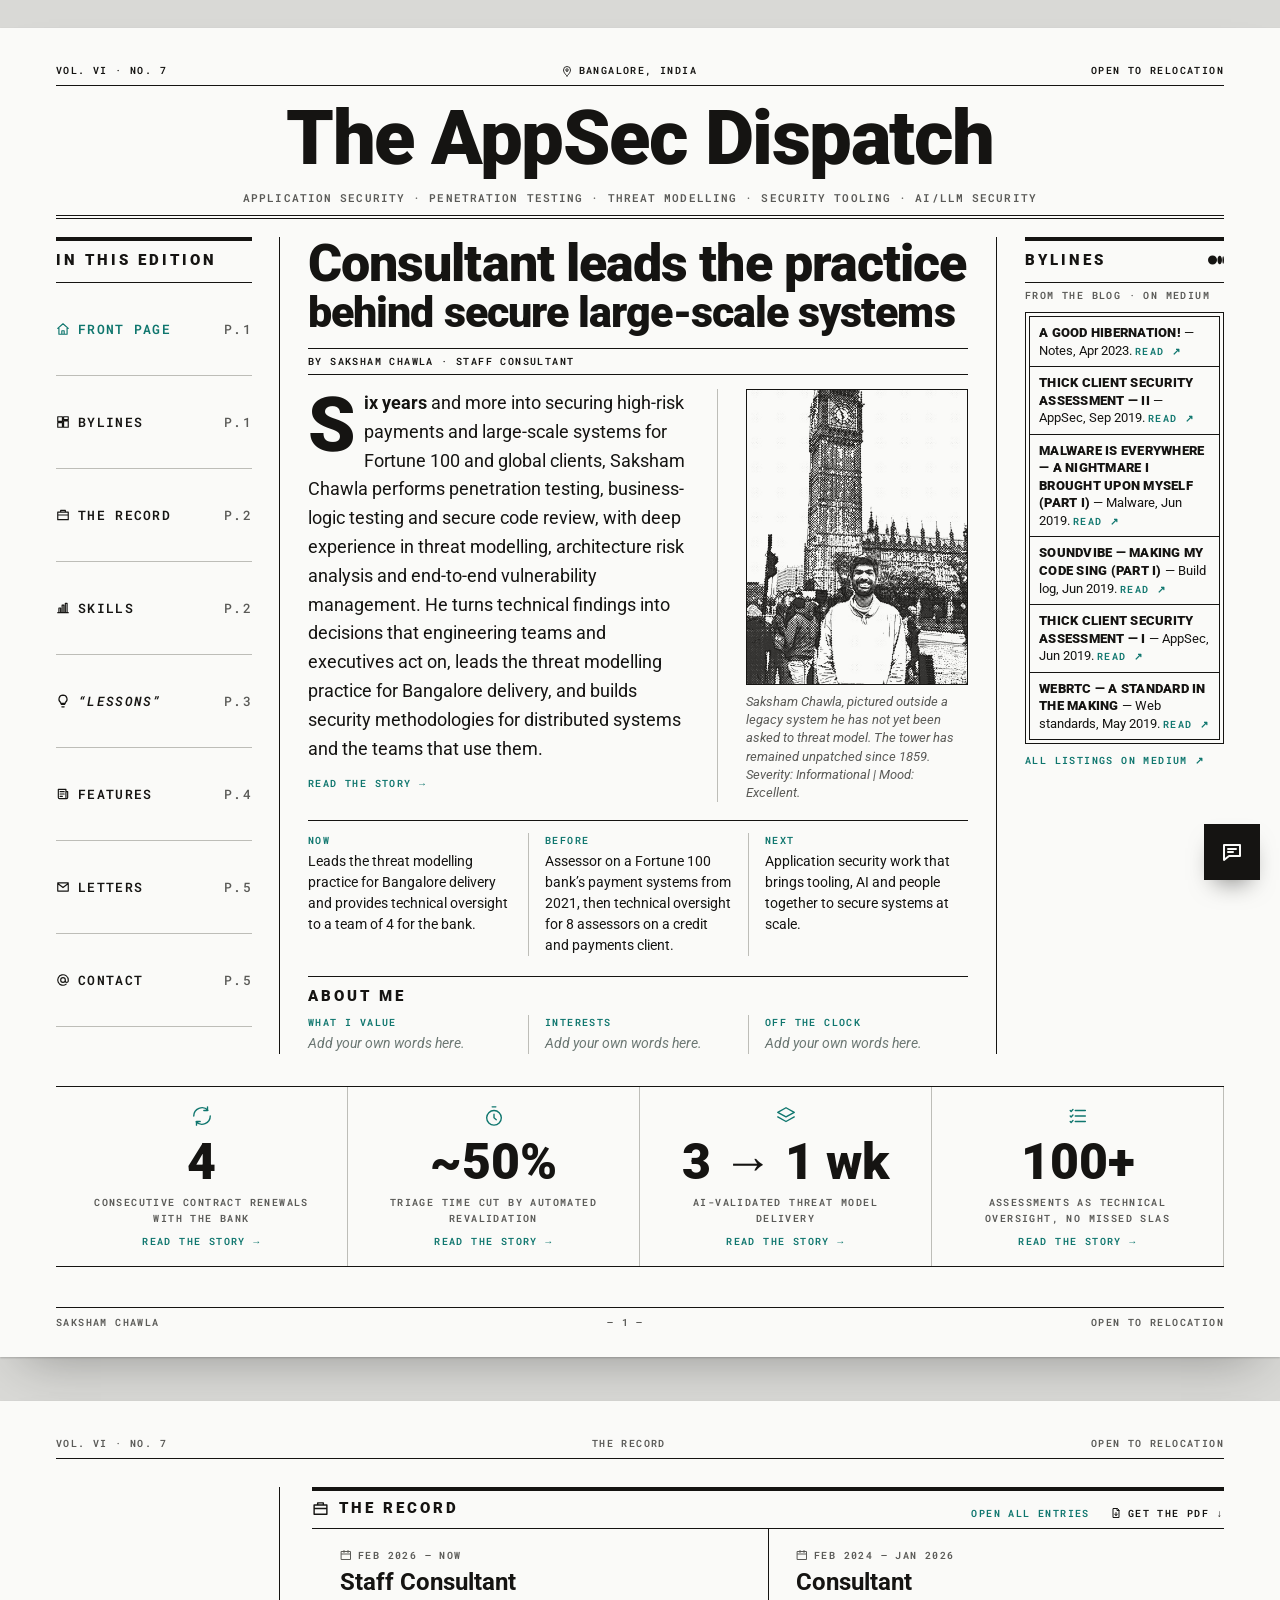
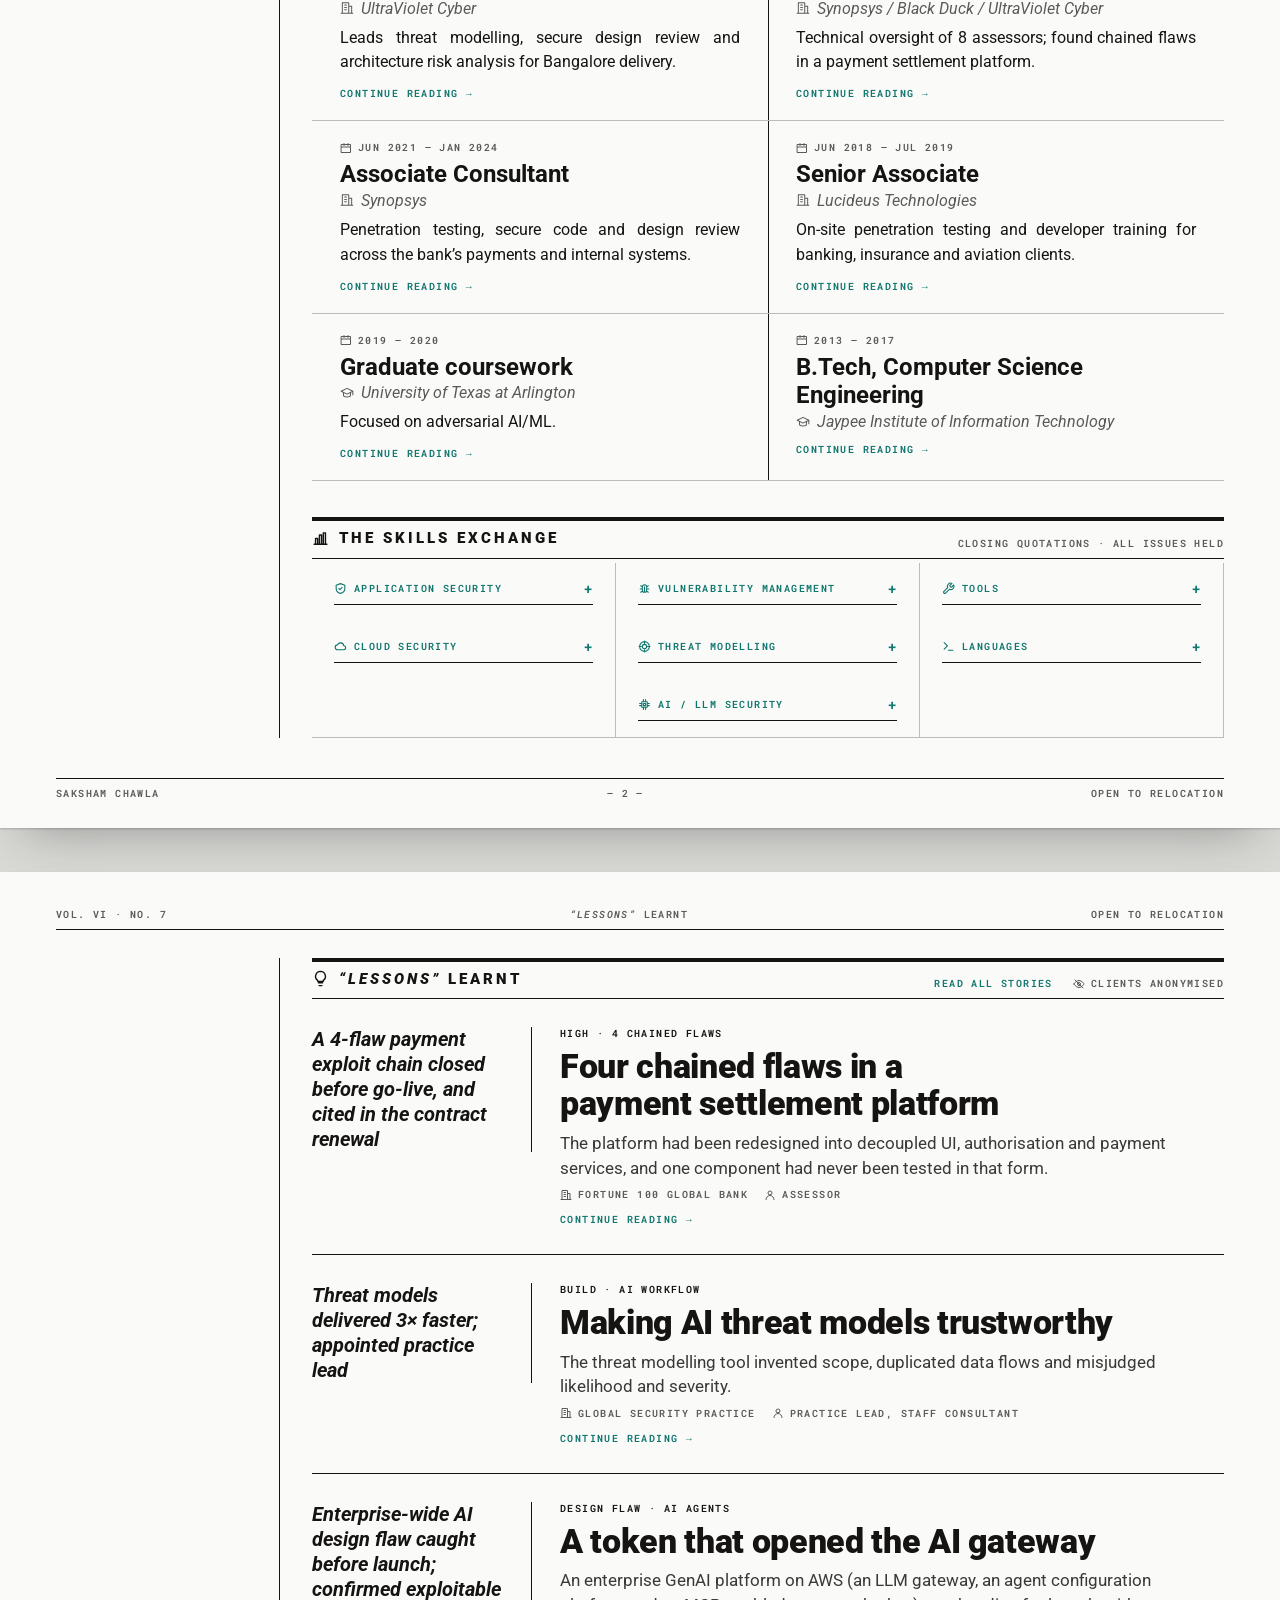
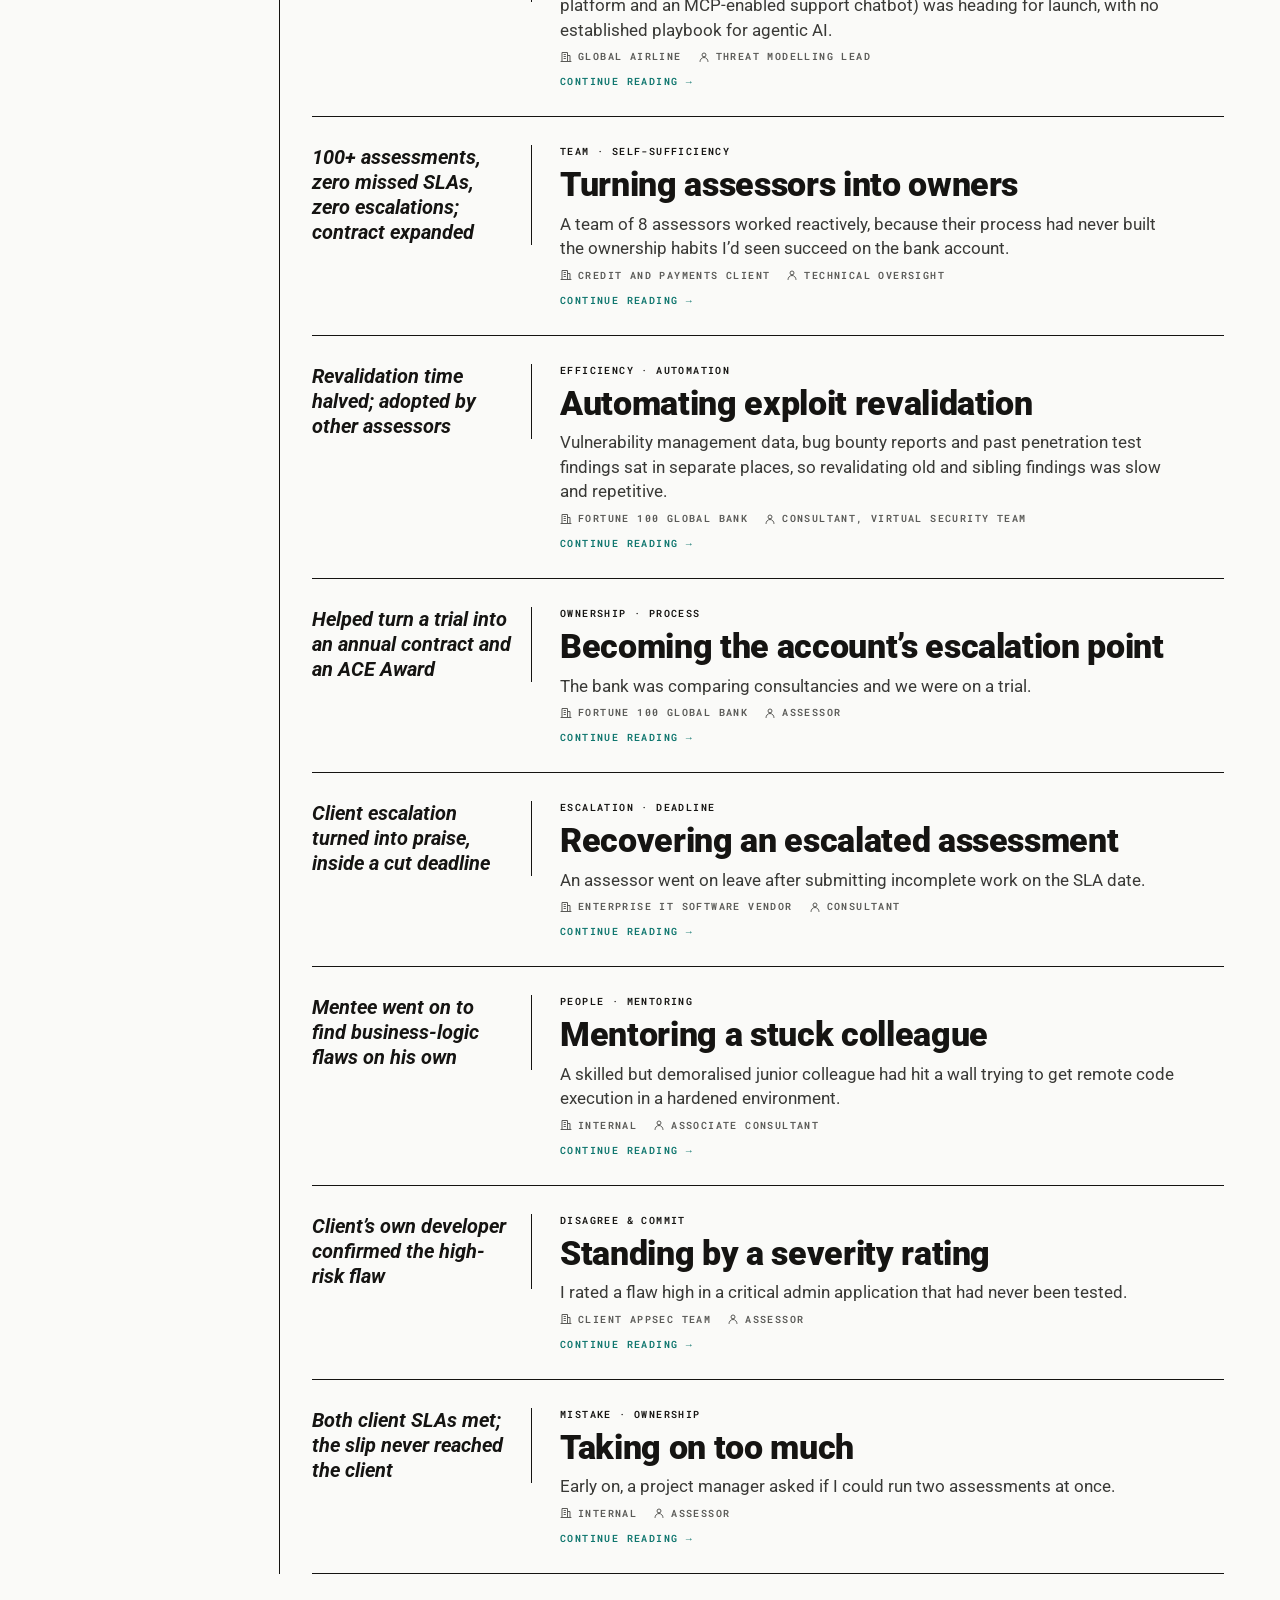
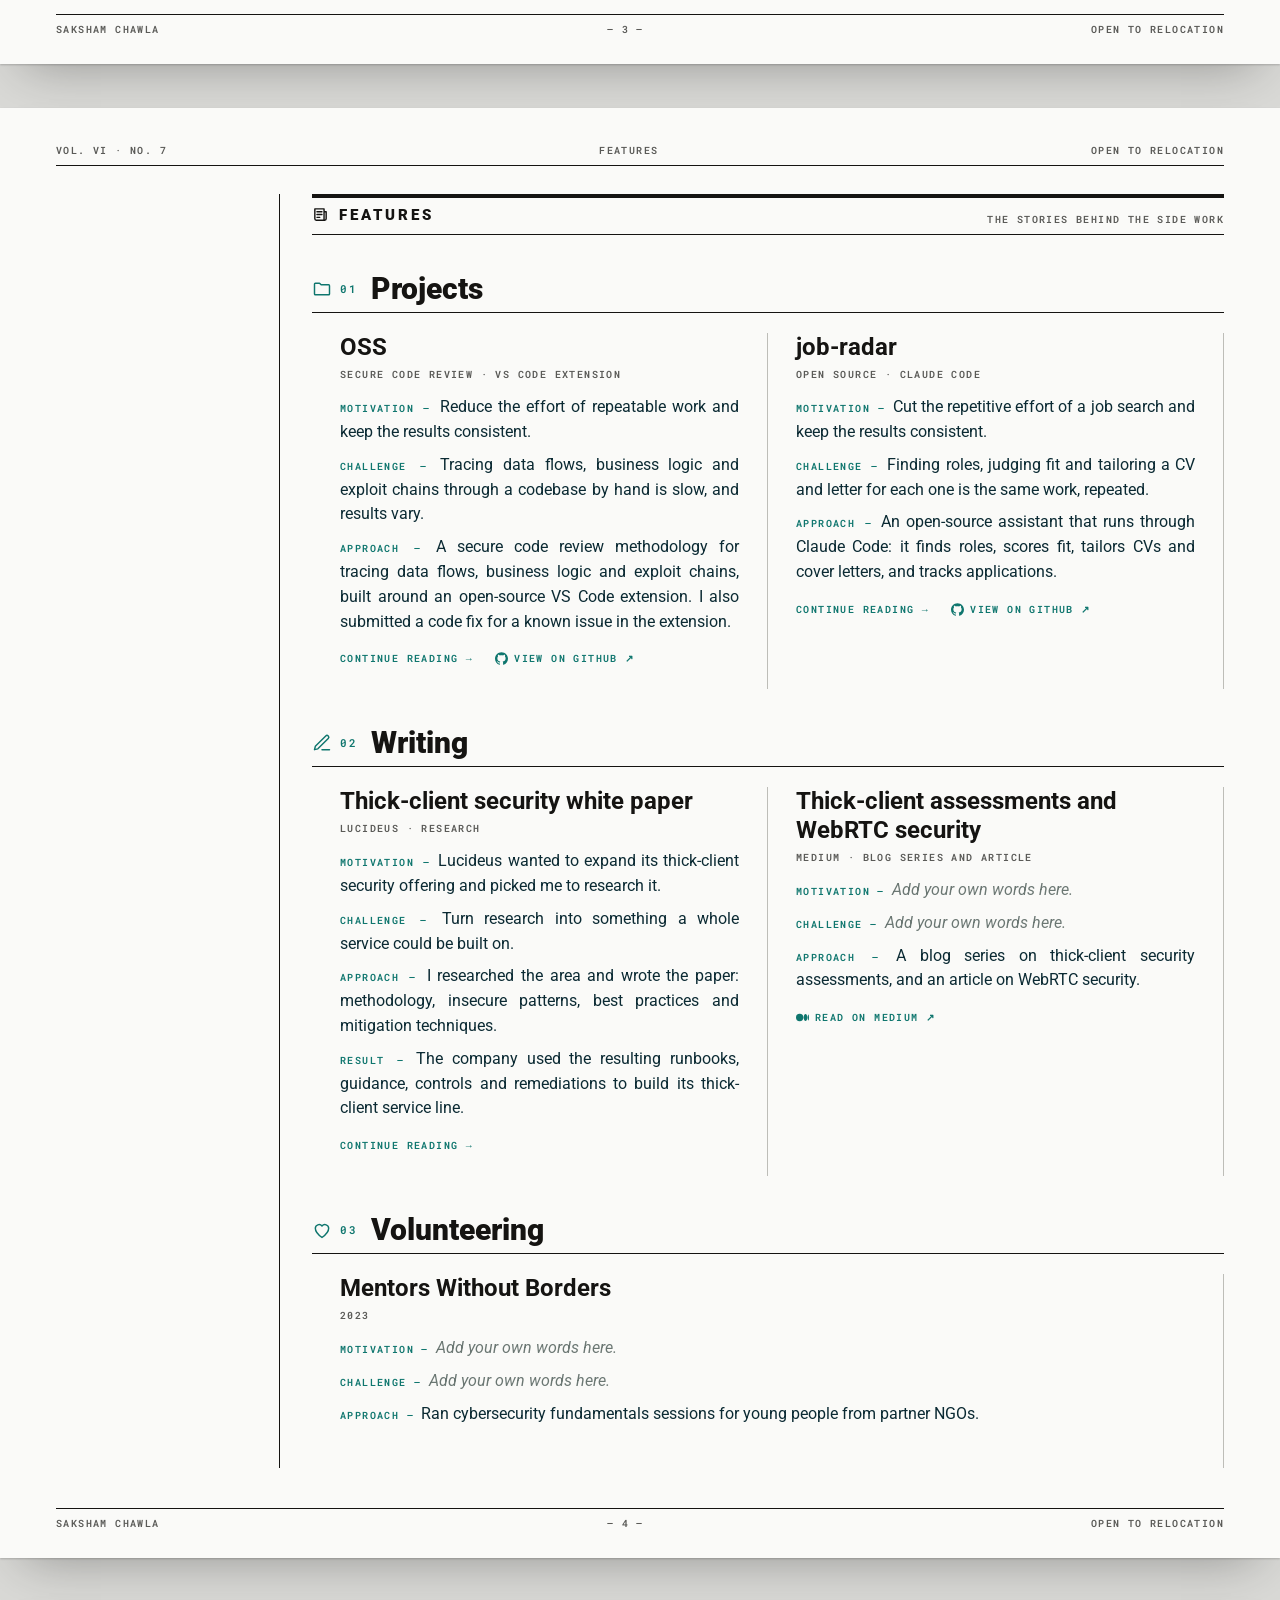
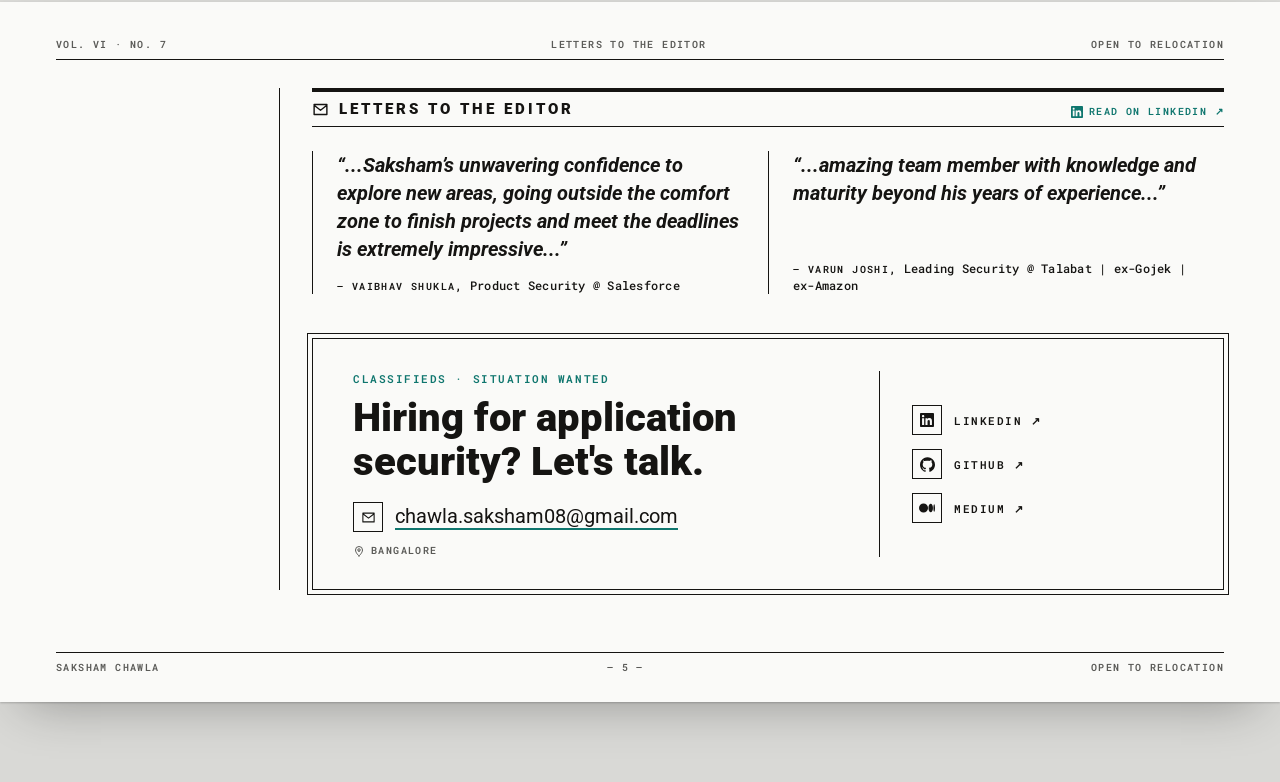
<file: index.html>
<!DOCTYPE html>
<html lang="en">
<head>
<meta charset="utf-8">
<meta name="viewport" content="width=device-width, initial-scale=1">
<title>Saksham Chawla · The AppSec Dispatch</title>
<meta name="description" content="Portfolio of Saksham Chawla, Staff Consultant in application security: penetration testing, threat modelling, secure design review and AI/LLM security.">
<meta property="og:title" content="Saksham Chawla · The AppSec Dispatch">
<meta property="og:description" content="Portfolio of Saksham Chawla, Staff Consultant in application security: penetration testing, threat modelling, secure design review and AI/LLM security.">
<meta property="og:image" content="assets/portrait-westminster.jpg">
<link rel="preconnect" href="https://fonts.googleapis.com">
<link rel="preconnect" href="https://fonts.gstatic.com" crossorigin>
<link rel="stylesheet" href="https://fonts.googleapis.com/css2?family=Roboto:ital,wght@0,400;0,500;0,700;0,900;1,400;1,700&amp;family=Roboto+Mono:wght@400;500;600&amp;display=swap">
<link rel="stylesheet" href="css/styles.css">
<script src="js/config.js" defer></script>
<script src="js/script.js" defer></script>
</head>
<body>
<div class="x1">
<main class="x2" id="top"><div class="x3" data-floatnav="1" id="floatnav"><nav class="x4"><div class="x5">In this edition</div><a class="x6" data-hover="h1" data-navlink="#top" href="#top"><span class="x7"><svg aria-hidden="true" class="x8" height="14" viewbox="0 0 24 24" width="14"><path d="M3 11l9-8 9 8M5 9v12h14V9M10 21v-6h4v6"></path></svg>Front page</span><span class="x9">p.1</span></a><a class="x6" data-hover="h1" data-navlink="#bylines" href="#bylines"><span class="x7"><svg aria-hidden="true" class="x8" height="14" viewbox="0 0 24 24" width="14"><path d="M3 3h8v8H3zM13 3h8v5h-8zM13 10h8v11h-8zM3 13h8v8H3z"></path></svg>Bylines</span><span class="x9">p.1</span></a><a class="x6" data-hover="h1" data-navlink="#cv" href="#cv"><span class="x7"><svg aria-hidden="true" class="x8" height="14" viewbox="0 0 24 24" width="14"><path d="M3 7h18v13H3zM8 7V4h8v3M3 12h18"></path></svg>The record</span><span class="x9">p.2</span></a><a class="x6" data-hover="h1" data-navlink="#skills" href="#skills"><span class="x7"><svg aria-hidden="true" class="x8" height="14" viewbox="0 0 24 24" width="14"><path d="M3 20h18M5 20V12h3v8M10.5 20V7h3v13M16 20V4h3v16"></path></svg>Skills</span><span class="x9">p.2</span></a><a class="x6" data-hover="h1" data-navlink="#work" href="#work"><span class="x7"><svg aria-hidden="true" class="x8" height="14" viewbox="0 0 24 24" width="14"><path d="M9 18h6M10 22h4M12 2a7 7 0 0 0-4 12.7V16h8v-1.3A7 7 0 0 0 12 2z"></path></svg><i>&ldquo;Lessons&rdquo;</i></span><span class="x9">p.3</span></a><a class="x6" data-hover="h1" data-navlink="#off-cv" href="#off-cv"><span class="x7"><svg aria-hidden="true" class="x8" height="14" viewbox="0 0 24 24" width="14"><path d="M4 4h13v16H6a2 2 0 0 1-2-2zM17 8h3v10a2 2 0 0 1-2 2M7 8h7M7 12h7M7 16h4"></path></svg>Features</span><span class="x9">p.4</span></a><a class="x6" data-hover="h1" data-navlink="#kind-words" href="#kind-words"><span class="x7"><svg aria-hidden="true" class="x8" height="14" viewbox="0 0 24 24" width="14"><path d="M3 5h18v14H3zM3 6l9 7 9-7"></path></svg>Letters</span><span class="x9">p.5</span></a><a class="x6" data-hover="h1" data-navlink="#contact" href="#contact"><span class="x7"><svg aria-hidden="true" class="x8" height="14" viewbox="0 0 24 24" width="14"><path d="M16 12a4 4 0 1 1-8 0 4 4 0 0 1 8 0zM16 12v1.5a2.5 2.5 0 0 0 5 0V12a9 9 0 1 0-3.5 7.1"></path></svg>Contact</span><span class="x9">p.5</span></a></nav></div><div class="x10" data-page="1">
<div class="x11" data-reveal="1"><span data-js="volno" title="6 years 6 months of experience">Vol. VI &middot; No. 6</span><span class="x12"><svg aria-hidden="true" class="x13" height="12" viewbox="0 0 24 24" width="12"><path d="M12 22s7-6.2 7-12a7 7 0 0 0-14 0c0 5.8 7 12 7 12zM12 12.5a2.5 2.5 0 1 0 0-5 2.5 2.5 0 0 0 0 5z"></path></svg>Bangalore, India</span><span>Open to relocation</span></div>
<header class="x14" data-reveal="1">
<h1 class="x15">The AppSec Dispatch</h1>
<div class="x16">Application Security &middot; Penetration Testing &middot; Threat Modelling &middot; Security Tooling &middot; AI/LLM Security</div>
</header>
<section class="x17" data-grid="1" data-reveal="1">
<div class="x18" data-spacer="1"></div>
<div class="x19">
<h2 class="x20"><span class="x21" data-fit="1">Consultant leads the practice</span><span class="x21" data-fit="1">behind secure large-scale systems</span></h2>
<div class="x22">By Saksham Chawla &middot; Staff Consultant</div>
<div class="x23" data-grid="1"><div class="x24">
<p class="x25"><span class="x26">S</span><b>ix years</b> and more into securing high-risk payments and large-scale systems for Fortune 100 and global clients, Saksham Chawla performs penetration testing, business-logic testing and secure code review, with deep experience in threat modelling, architecture risk analysis and end-to-end vulnerability management. He turns technical findings into decisions that engineering teams and executives act on, leads the threat modelling practice for Bangalore delivery, and builds security methodologies for distributed systems and the teams that use them.</p>
<a class="x27" href="#cv">Read the story &rarr;</a></div>
<figure class="x28">
<img alt="Saksham Chawla smiling in front of the Elizabeth Tower and the Houses of Parliament in London, printed in halftone" class="x29" height="1160" loading="eager" src="assets/portrait-westminster.jpg" width="870">
<figcaption class="x30">Saksham Chawla, pictured outside a legacy system he has not yet been asked to threat model. The tower has remained unpatched since 1859. Severity: Informational | Mood: Excellent.</figcaption>
</figure></div>
<div class="x31" data-grid="1">
<p class="x32"><b class="x33">Now</b>Leads the threat modelling practice for Bangalore delivery and provides technical oversight to a team of 4 for the bank.</p>
<p class="x34"><b class="x33">Before</b>Assessor on a Fortune 100 bank&rsquo;s payment systems from 2021, then technical oversight for 8 assessors on a credit and payments client.</p>
<p class="x35"><b class="x33">Next</b>Application security work that brings tooling, AI and people together to secure systems at scale.</p>
</div>
<div class="x36" id="about"><h3 class="x37">About me</h3><div class="x38" data-grid="1"><p class="x32"><b class="x33">What I value</b><span class="x39">Add your own words here.</span></p><p class="x34"><b class="x33">Interests</b><span class="x39">Add your own words here.</span></p><p class="x35"><b class="x33">Off the clock</b><span class="x39">Add your own words here.</span></p></div></div>
</div>
<aside aria-label="From the blog" class="x40" data-rail="1" id="bylines"><div class="x41"><div class="x42"><span>Bylines</span><svg aria-hidden="true" class="x43" height="16" viewbox="0 0 24 24" width="16"><path d="M13.54 12a6.8 6.8 0 01-6.77 6.82A6.8 6.8 0 010 12a6.8 6.8 0 016.77-6.82A6.8 6.8 0 0113.54 12zM20.96 12c0 3.54-1.51 6.42-3.38 6.42-1.87 0-3.39-2.88-3.39-6.42s1.52-6.42 3.39-6.42 3.38 2.88 3.38 6.42M24 12c0 3.17-.53 5.75-1.19 5.75-.66 0-1.19-2.58-1.19-5.75s.53-5.75 1.19-5.75C23.47 6.25 24 8.83 24 12z"></path></svg></div><div class="x44">From the blog &middot; On Medium</div><div class="x45"><a class="x46" data-hover="h2" href="https://medium.com/@chawla.saksham08/a-good-hibernation-71614d9a4ba0" rel="noopener" target="_blank"><b class="x47">A good hibernation!</b> &mdash; Notes, Apr 2023. <span class="x48">Read &nearrow;</span></a><a class="x46" data-hover="h2" href="https://medium.com/@chawla.saksham08/thick-client-security-assessment-ii-863526bfa88b" rel="noopener" target="_blank"><b class="x47">Thick Client Security Assessment &mdash; II</b> &mdash; AppSec, Sep 2019. <span class="x48">Read &nearrow;</span></a><a class="x46" data-hover="h2" href="https://medium.com/@chawla.saksham08/malware-is-everywhere-a-nightmare-i-brought-upon-myself-part-i-cb91a7624f95" rel="noopener" target="_blank"><b class="x47">Malware is everywhere &mdash; A nightmare I brought upon myself (Part I)</b> &mdash; Malware, Jun 2019. <span class="x48">Read &nearrow;</span></a><a class="x46" data-hover="h2" href="https://medium.com/@chawla.saksham08/soundvibe-making-my-code-sing-part-i-e43cd38ee932" rel="noopener" target="_blank"><b class="x47">SoundVibe &mdash; Making my code sing (Part I)</b> &mdash; Build log, Jun 2019. <span class="x48">Read &nearrow;</span></a><a class="x46" data-hover="h2" href="https://medium.com/@chawla.saksham08/thick-client-security-assessment-i-bb02ac37e63" rel="noopener" target="_blank"><b class="x47">Thick Client Security Assessment &mdash; I</b> &mdash; AppSec, Jun 2019. <span class="x48">Read &nearrow;</span></a><a class="x46" data-hover="h2" href="https://medium.com/@chawla.saksham08/webrtc-a-standard-in-the-making-4f2d7de479ba" rel="noopener" target="_blank"><b class="x47">WebRTC &mdash; A standard in the making</b> &mdash; Web standards, May 2019. <span class="x48">Read &nearrow;</span></a></div><a class="x49" href="https://medium.com/@chawla.saksham08" rel="noopener" target="_blank">All listings on Medium &nearrow;</a></div></aside>
</section>
<section class="x50" data-reveal="1" data-stats="1">
<a class="x51" data-hover="h2" href="#F-06"><div class="x52"><svg aria-hidden="true" class="x53" height="22" viewbox="0 0 24 24" width="22"><path d="M21 12a9 9 0 0 1-15.5 6.2M3 12a9 9 0 0 1 15.5-6.2M18 2v4h-4M6 22v-4h4"></path></svg></div><div class="x54">4<span class="x55"></span></div><div class="x56">consecutive contract renewals with the bank</div><div class="x57">Read the story &rarr;</div></a>
<a class="x51" data-hover="h2" href="#F-05"><div class="x52"><svg aria-hidden="true" class="x53" height="22" viewbox="0 0 24 24" width="22"><path d="M12 22a8 8 0 1 0 0-16 8 8 0 0 0 0 16zM12 10v4l2.5 2M10 2h4"></path></svg></div><div class="x54">~50%<span class="x55"></span></div><div class="x56">triage time cut by automated revalidation</div><div class="x57">Read the story &rarr;</div></a>
<a class="x51" data-hover="h2" href="#F-02"><div class="x52"><svg aria-hidden="true" class="x53" height="22" viewbox="0 0 24 24" width="22"><path d="M12 3l9 5-9 5-9-5zM3 13l9 5 9-5"></path></svg></div><div class="x54">3 &rarr; 1 wk<span class="x55"></span></div><div class="x56">AI-validated threat model delivery</div><div class="x57">Read the story &rarr;</div></a>
<a class="x51" data-hover="h2" href="#F-04"><div class="x52"><svg aria-hidden="true" class="x53" height="22" viewbox="0 0 24 24" width="22"><path d="M9 6h11M9 12h11M9 18h11M3.5 6l1 1 2-2M3.5 12l1 1 2-2M3.5 18l1 1 2-2"></path></svg></div><div class="x54">100+<span class="x55"></span></div><div class="x56">assessments as technical oversight, no missed SLAs</div><div class="x57">Read the story &rarr;</div></a>
</section><div class="x58"><div class="x59"><span>Saksham Chawla</span><span>&mdash; 1 &mdash;</span><span>Open to relocation</span></div></div></div><div class="x60" data-page="1" data-reveal="1"><div class="x61"><span data-js="volno" title="6 years 6 months of experience">Vol. VI &middot; No. 6</span><span>The record</span><span>Open to relocation</span></div><div class="x62" data-grid="1"><div class="x18" data-spacer="1"></div><div class="x63"> <section id="cv">
<div class="x64" data-reveal="1"><h2 class="x65"><svg aria-hidden="true" class="x8" height="17" viewbox="0 0 24 24" width="17"><path d="M3 7h18v13H3zM8 7V4h8v3M3 12h18"></path></svg>The record</h2><div class="x66"><button class="x67" data-js="jobs-all" data-u="1" type="button">Open all entries</button><a class="x12" href="#contact"><svg aria-hidden="true" class="x8" height="12" viewbox="0 0 24 24" width="12"><path d="M14 3H6v18h12V7zM14 3v4h4M12 11v6M9 14l3 3 3-3"></path></svg>Get the PDF &darr;</a></div></div>
<div class="x68" data-grid="1">
<article aria-expanded="false" class="x69" data-hover="h2" data-js="job" data-reveal="1" role="button" tabindex="0">
<div class="x70"><svg aria-hidden="true" class="x8" height="12" viewbox="0 0 24 24" width="12"><path d="M3 5h18v16H3zM3 10h18M8 3v4M16 3v4"></path></svg>Feb 2026 &ndash; Now</div>
<h3 class="x71">Staff Consultant</h3>
<div class="x72"><svg aria-hidden="true" class="x13" height="14" viewbox="0 0 24 24" width="14"><path d="M4 21V3h11v18M15 9h5v12M2 21h20M8 7h3M8 11h3M8 15h3"></path></svg>UltraViolet Cyber</div>
<p class="x73">Leads threat modelling, secure design review and architecture risk analysis for Bangalore delivery.</p>
<div class="x74" data-expand="1" data-js="job-more" hidden>
<div class="x75"><span class="x76">■</span><span>Appointed to lead the practice: standardising the methodology and improving the LLM-based workflow built over its internal knowledge base.</span></div><div class="x75"><span class="x76">■</span><span>Led AI and cloud threat modelling for a global airline: three threat models across passenger and customer data systems on AWS, including an enterprise GenAI layer.</span></div><div class="x75"><span class="x76">■</span><span>Found a design flaw in an agent configuration platform that could expose passenger data; the client&rsquo;s developers confirmed it exploitable.</span></div><div class="x75"><span class="x76">■</span><span>Also provide technical oversight on the practice&rsquo;s assessments, owning each one&rsquo;s scope and reviewing its deliverables.</span></div><div class="x75"><span class="x76">■</span><span>Provides technical oversight to a team of 4 for the bank, including reviewing AI-enabled web applications against the OWASP Top 10 for LLM Applications.</span></div>
</div>
<div class="x77" data-js="job-label">Continue reading &rarr;</div>
</article>
<article aria-expanded="false" class="x69" data-hover="h2" data-js="job" data-reveal="1" role="button" tabindex="0">
<div class="x70"><svg aria-hidden="true" class="x8" height="12" viewbox="0 0 24 24" width="12"><path d="M3 5h18v16H3zM3 10h18M8 3v4M16 3v4"></path></svg>Feb 2024 &ndash; Jan 2026</div>
<h3 class="x71">Consultant</h3>
<div class="x72"><svg aria-hidden="true" class="x13" height="14" viewbox="0 0 24 24" width="14"><path d="M4 21V3h11v18M15 9h5v12M2 21h20M8 7h3M8 11h3M8 15h3"></path></svg>Synopsys / Black Duck / UltraViolet Cyber</div>
<p class="x73">Technical oversight of 8 assessors; found chained flaws in a payment settlement platform.</p>
<div class="x74" data-expand="1" data-js="job-more" hidden>
<div class="x75"><span class="x76">■</span><span>Reviewed every deliverable from 8 assessors on a credit and payments client and coached them until they led client calls without supervision.</span></div><div class="x75"><span class="x76">■</span><span>Found four chained flaws in the bank&rsquo;s payment settlement platform and demonstrated the chain live to its Payments Senior VP and AppSec VPs.</span></div><div class="x75"><span class="x76">■</span><span>Automated exploit revalidation in Python across vulnerability management, bug bounty and historic vulnerability data.</span></div><div class="x75"><span class="x76">■</span><span>Recovered an escalated authentication-module assessment for an enterprise IT vendor within an expedited deadline.</span></div>
</div>
<div class="x77" data-js="job-label">Continue reading &rarr;</div>
</article>
<article aria-expanded="false" class="x69" data-hover="h2" data-js="job" data-reveal="1" role="button" tabindex="0">
<div class="x70"><svg aria-hidden="true" class="x8" height="12" viewbox="0 0 24 24" width="12"><path d="M3 5h18v16H3zM3 10h18M8 3v4M16 3v4"></path></svg>Jun 2021 &ndash; Jan 2024</div>
<h3 class="x71">Associate Consultant</h3>
<div class="x72"><svg aria-hidden="true" class="x13" height="14" viewbox="0 0 24 24" width="14"><path d="M4 21V3h11v18M15 9h5v12M2 21h20M8 7h3M8 11h3M8 15h3"></path></svg>Synopsys</div>
<p class="x73">Penetration testing, secure code and design review across the bank&rsquo;s payments and internal systems.</p>
<div class="x74" data-expand="1" data-js="job-more" hidden>
<div class="x75"><span class="x76">■</span><span>Delivered penetration testing, Java secure code review and secure design review, including AWS environments, payment APIs and file-based settlement batches.</span></div><div class="x75"><span class="x76">■</span><span>Handled vulnerabilities in the bank&rsquo;s programme: triaged bug bounty submissions, correlated SAST/DAST findings, tracked fixes through revalidation.</span></div><div class="x75"><span class="x76">■</span><span>Built a methodology to track systemic findings across multi-tenant, federated systems, keeping time to remediate short.</span></div><div class="x75"><span class="x76">■</span><span>Tested payment systems in PCI DSS scope: key storage, APIs exposed to third-party consumers, file-based merchant settlement batches, and onboarding and migration in multi-tenant systems.</span></div><div class="x75"><span class="x76">■</span><span>Mentored junior assessors through hands-on shadowing; one later found business-logic issues independently.</span></div>
</div>
<div class="x77" data-js="job-label">Continue reading &rarr;</div>
</article>
<article aria-expanded="false" class="x69" data-hover="h2" data-js="job" data-reveal="1" role="button" tabindex="0">
<div class="x70"><svg aria-hidden="true" class="x8" height="12" viewbox="0 0 24 24" width="12"><path d="M3 5h18v16H3zM3 10h18M8 3v4M16 3v4"></path></svg>Jun 2018 &ndash; Jul 2019</div>
<h3 class="x71">Senior Associate</h3>
<div class="x72"><svg aria-hidden="true" class="x13" height="14" viewbox="0 0 24 24" width="14"><path d="M4 21V3h11v18M15 9h5v12M2 21h20M8 7h3M8 11h3M8 15h3"></path></svg>Lucideus Technologies</div>
<p class="x73">On-site penetration testing and developer training for banking, insurance and aviation clients.</p>
<div class="x74" data-expand="1" data-js="job-more" hidden>
<div class="x75"><span class="x76">■</span><span>Ran an OWASP Top 10 workshop with Q&A for 50 client developers from multiple teams, to close out outstanding findings.</span></div><div class="x75"><span class="x76">■</span><span>Wrote a research white paper the company used to build its thick-client security service line.</span></div>
</div>
<div class="x77" data-js="job-label">Continue reading &rarr;</div>
</article>
<article aria-expanded="false" class="x69" data-hover="h2" data-js="job" data-reveal="1" role="button" tabindex="0">
<div class="x70"><svg aria-hidden="true" class="x8" height="12" viewbox="0 0 24 24" width="12"><path d="M3 5h18v16H3zM3 10h18M8 3v4M16 3v4"></path></svg>2019 &ndash; 2020</div>
<h3 class="x71">Graduate coursework</h3>
<div class="x72"><svg aria-hidden="true" class="x13" height="14" viewbox="0 0 24 24" width="14"><path d="M2 9l10-5 10 5-10 5zM6 11v5c0 1.7 2.7 3 6 3s6-1.3 6-3v-5M22 9v6"></path></svg>University of Texas at Arlington</div>
<p class="x73">Focused on adversarial AI/ML.</p>
<div class="x74" data-expand="1" data-js="job-more" hidden>
<div class="x75"><span class="x76">■</span><span>Graduate coursework in adversarial machine learning.</span></div>
</div>
<div class="x77" data-js="job-label">Continue reading &rarr;</div>
</article>
<article aria-expanded="false" class="x69" data-hover="h2" data-js="job" data-reveal="1" role="button" tabindex="0">
<div class="x70"><svg aria-hidden="true" class="x8" height="12" viewbox="0 0 24 24" width="12"><path d="M3 5h18v16H3zM3 10h18M8 3v4M16 3v4"></path></svg>2013 &ndash; 2017</div>
<h3 class="x71">B.Tech, Computer Science Engineering</h3>
<div class="x72"><svg aria-hidden="true" class="x13" height="14" viewbox="0 0 24 24" width="14"><path d="M2 9l10-5 10 5-10 5zM6 11v5c0 1.7 2.7 3 6 3s6-1.3 6-3v-5M22 9v6"></path></svg>Jaypee Institute of Information Technology</div>
<p class="x73"></p>
<div class="x74" data-expand="1" data-js="job-more" hidden>
<div class="x75"><span class="x76">■</span><span>Bachelor of Technology in Computer Science Engineering.</span></div>
</div>
<div class="x77" data-js="job-label">Continue reading &rarr;</div>
</article>
</div>
<div class="x78" data-reveal="1" id="skills"><h3 class="x65"><svg aria-hidden="true" class="x8" height="17" viewbox="0 0 24 24" width="17"><path d="M3 20h18M5 20V12h3v8M10.5 20V7h3v13M16 20V4h3v16"></path></svg>The skills exchange</h3><span class="x79">Closing quotations &middot; all issues held</span></div>
<div class="x80" data-grid="1">
<div class="x81">
<div class="x82" data-reveal="1">
<button aria-expanded="false" class="x83" data-js="skill-toggle" data-u="1" type="button"><span class="x84"><svg aria-hidden="true" class="x8" height="13" viewbox="0 0 24 24" width="13"><path d="M12 3l8 3v6c0 5-3.5 8-8 9-4.5-1-8-4-8-9V6zM9 12l2 2 4-4"></path></svg>Application Security</span><span class="x85" data-js="skill-icon">+</span></button>
<div class="x86" data-expand="1" data-js="skill-item" hidden>Web & API Penetration Testing</div><div class="x86" data-expand="1" data-js="skill-item" hidden>Secure Code Review</div><div class="x86" data-expand="1" data-js="skill-item" hidden>Secure Design Review</div><div class="x86" data-expand="1" data-js="skill-item" hidden>Secure SDLC (SSDLC)</div><div class="x86" data-expand="1" data-js="skill-item" hidden>SAST / DAST</div><div class="x86" data-expand="1" data-js="skill-item" hidden>OWASP Top 10</div><div class="x86" data-expand="1" data-js="skill-item" hidden>PCI DSS</div>
</div>
<div class="x82" data-reveal="1">
<button aria-expanded="false" class="x83" data-js="skill-toggle" data-u="1" type="button"><span class="x84"><svg aria-hidden="true" class="x8" height="13" viewbox="0 0 24 24" width="13"><path d="M7 18a4.5 4.5 0 0 1-.5-9 6 6 0 0 1 11.5 1.5A3.75 3.75 0 0 1 17.5 18z"></path></svg>Cloud Security</span><span class="x85" data-js="skill-icon">+</span></button>
<div class="x86" data-expand="1" data-js="skill-item" hidden>AWS Configuration Review</div><div class="x86" data-expand="1" data-js="skill-item" hidden>Cloud Penetration Testing</div>
</div>
</div>
<div class="x81">
<div class="x82" data-reveal="1">
<button aria-expanded="false" class="x83" data-js="skill-toggle" data-u="1" type="button"><span class="x84"><svg aria-hidden="true" class="x8" height="13" viewbox="0 0 24 24" width="13"><path d="M8 9a4 4 0 0 1 8 0v6a4 4 0 0 1-8 0zM12 9v10M8 13H4M20 13h-4M5 7l3 2M19 7l-3 2M5 19l3-2M19 19l-3-2"></path></svg>Vulnerability Management</span><span class="x85" data-js="skill-icon">+</span></button>
<div class="x86" data-expand="1" data-js="skill-item" hidden>Bug Bounty Triage</div><div class="x86" data-expand="1" data-js="skill-item" hidden>CVSS Risk Rating</div><div class="x86" data-expand="1" data-js="skill-item" hidden>Remediation Guidance</div><div class="x86" data-expand="1" data-js="skill-item" hidden>Attack-Chain Analysis</div>
</div>
<div class="x82" data-reveal="1">
<button aria-expanded="false" class="x83" data-js="skill-toggle" data-u="1" type="button"><span class="x84"><svg aria-hidden="true" class="x8" height="13" viewbox="0 0 24 24" width="13"><path d="M12 21a9 9 0 1 0 0-18 9 9 0 0 0 0 18zM12 16a4 4 0 1 0 0-8 4 4 0 0 0 0 8zM12 2v4M12 18v4M2 12h4M18 12h4"></path></svg>Threat Modelling</span><span class="x85" data-js="skill-icon">+</span></button>
<div class="x86" data-expand="1" data-js="skill-item" hidden>STRIDE</div><div class="x86" data-expand="1" data-js="skill-item" hidden>OWASP Risk Rating</div><div class="x86" data-expand="1" data-js="skill-item" hidden>Architecture Risk Analysis</div><div class="x86" data-expand="1" data-js="skill-item" hidden>Security Architecture Review</div>
</div>
<div class="x82" data-reveal="1">
<button aria-expanded="false" class="x83" data-js="skill-toggle" data-u="1" type="button"><span class="x84"><svg aria-hidden="true" class="x8" height="13" viewbox="0 0 24 24" width="13"><path d="M7 7h10v10H7zM10 10h4v4h-4zM10 3v4M14 3v4M10 17v4M14 17v4M3 10h4M3 14h4M17 10h4M17 14h4"></path></svg>AI / LLM Security</span><span class="x85" data-js="skill-icon">+</span></button>
<div class="x86" data-expand="1" data-js="skill-item" hidden>OWASP Top 10 for LLM Applications</div><div class="x86" data-expand="1" data-js="skill-item" hidden>LLM-Assisted Security Workflows</div><div class="x86" data-expand="1" data-js="skill-item" hidden>Skills, MCP Plugins, RAG</div>
</div>
</div>
<div class="x81">
<div class="x82" data-reveal="1">
<button aria-expanded="false" class="x83" data-js="skill-toggle" data-u="1" type="button"><span class="x84"><svg aria-hidden="true" class="x8" height="13" viewbox="0 0 24 24" width="13"><path d="M14.7 6.3a1 1 0 0 0 0 1.4l1.6 1.6a1 1 0 0 0 1.4 0l3.77-3.77a6 6 0 0 1-7.94 7.94l-6.91 6.91a2.12 2.12 0 0 1-3-3l6.91-6.91a6 6 0 0 1 7.94-7.94l-3.76 3.76z"></path></svg>Tools</span><span class="x85" data-js="skill-icon">+</span></button>
<div class="x86" data-expand="1" data-js="skill-item" hidden>Burp Suite</div><div class="x86" data-expand="1" data-js="skill-item" hidden>Invicti</div><div class="x86" data-expand="1" data-js="skill-item" hidden>SQLMap</div><div class="x86" data-expand="1" data-js="skill-item" hidden>Nmap</div><div class="x86" data-expand="1" data-js="skill-item" hidden>Checkmarx</div><div class="x86" data-expand="1" data-js="skill-item" hidden>Sonatype</div><div class="x86" data-expand="1" data-js="skill-item" hidden>AWS Threat Designer</div>
</div>
<div class="x82" data-reveal="1">
<button aria-expanded="false" class="x83" data-js="skill-toggle" data-u="1" type="button"><span class="x84"><svg aria-hidden="true" class="x8" height="13" viewbox="0 0 24 24" width="13"><path d="M4 17l6-6-6-6M12 19h8"></path></svg>Languages</span><span class="x85" data-js="skill-icon">+</span></button>
<div class="x86" data-expand="1" data-js="skill-item" hidden>Java</div><div class="x86" data-expand="1" data-js="skill-item" hidden>Python</div><div class="x86" data-expand="1" data-js="skill-item" hidden>JavaScript</div><div class="x86" data-expand="1" data-js="skill-item" hidden>TypeScript (Node.js)</div><div class="x86" data-expand="1" data-js="skill-item" hidden>Bash</div><div class="x86" data-expand="1" data-js="skill-item" hidden>C / C++</div>
</div>
</div>
</div>
</section></div></div><div class="x58"><div class="x59"><span>Saksham Chawla</span><span>&mdash; 2 &mdash;</span><span>Open to relocation</span></div></div></div><div class="x60" data-page="1" data-reveal="1"><div class="x61"><span data-js="volno" title="6 years 6 months of experience">Vol. VI &middot; No. 6</span><span><i>&ldquo;Lessons&rdquo;</i>&thinsp;Learnt</span><span>Open to relocation</span></div><div class="x62" data-grid="1"><div class="x18" data-spacer="1"></div><div class="x63"> <section id="work">
<div class="x64" data-reveal="1"><h2 class="x65"><svg aria-hidden="true" class="x8" height="17" viewbox="0 0 24 24" width="17"><path d="M9 18h6M10 22h4M12 2a7 7 0 0 0-4 12.7V16h8v-1.3A7 7 0 0 0 12 2z"></path></svg><span><i>&ldquo;Lessons&rdquo;</i> Learnt</span></h2><div class="x66"><button class="x67" data-js="cases-all" data-u="1" type="button">Read all stories</button><span class="x87"><svg aria-hidden="true" class="x8" height="12" viewbox="0 0 24 24" width="12"><path d="M2 12s3.6-7 10-7 10 7 10 7-3.6 7-10 7S2 12 2 12zM12 15a3 3 0 1 0 0-6 3 3 0 0 0 0 6zM4 4l16 16"></path></svg>Clients anonymised</span></div></div>
<article class="x88" data-js="case" data-reveal="1" id="F-01">
<button aria-expanded="false" class="x89" data-hover="h2" data-js="case-toggle" data-u="1" type="button">
<div>
<div class="x90"><span>HIGH &middot; 4 CHAINED FLAWS</span></div>
<h3 class="x91">Four chained flaws in a payment settlement platform</h3>
<p class="x92">The platform had been redesigned into decoupled UI, authorisation and payment services, and one component had never been tested in that form.</p><div class="x93"><span class="x12"><svg aria-hidden="true" class="x8" height="12" viewbox="0 0 24 24" width="12"><path d="M4 21V3h11v18M15 9h5v12M2 21h20M8 7h3M8 11h3M8 15h3"></path></svg>Fortune 100 global bank</span><span class="x12"><svg aria-hidden="true" class="x8" height="12" viewbox="0 0 24 24" width="12"><path d="M12 12a4 4 0 1 0 0-8 4 4 0 0 0 0 8zM4 21a8 8 0 0 1 16 0"></path></svg>Assessor</span></div><div class="x77" data-js="case-label">Continue reading &rarr;</div>
</div>
<div class="x94">A 4-flaw payment exploit chain closed before go-live, and cited in the contract renewal</div>
</button>
<div class="x95" data-js="case-more" hidden>
<p class="x96">&ldquo;Challenging a decision already made lands when you bring evidence and a clear walkthrough.&rdquo;</p>
<div class="x97"><svg aria-hidden="true" class="x8" height="13" viewbox="0 0 24 24" width="13"><path d="M9 3h6M10 3v6L4 19a1.5 1.5 0 0 0 1.3 2h13.4a1.5 1.5 0 0 0 1.3-2L14 9V3M7 15h10"></path></svg><span>Method &mdash; Design review, code review, penetration test</span></div>
<div class="x98" data-grid="1">
<div class="x99"><div class="x100"><svg aria-hidden="true" class="x8" height="14" viewbox="0 0 24 24" width="14"><path d="M12 3l10 18H2zM12 10v4M12 17.5v.5"></path></svg>The situation</div>The platform had been redesigned into decoupled UI, authorisation and payment services, and one component had never been tested in that form. An earlier vendor had cleared the pre-redesign version a year before. Go-live was close and leadership was watching.</div>
<div class="x99"><div class="x100"><svg aria-hidden="true" class="x8" height="14" viewbox="0 0 24 24" width="14"><path d="M14.7 6.3a1 1 0 0 0 0 1.4l1.6 1.6a1 1 0 0 0 1.4 0l3.77-3.77a6 6 0 0 1-7.94 7.94l-6.91 6.91a2.12 2.12 0 0 1-3-3l6.91-6.91a6 6 0 0 1 7.94-7.94l-3.76 3.76z"></path></svg>What I did</div>I argued to keep the full scope and offered weekend shifts to fit it. I read design documents, earlier threat models and codebases beyond scope, then found and exploited a chain of four flaws, and walked the Payments SVP and AppSec VPs through it with live demonstrations.</div>
<div class="x101"><div class="x100"><svg aria-hidden="true" class="x8" height="14" viewbox="0 0 24 24" width="14"><path d="M12 22a10 10 0 1 0 0-20 10 10 0 0 0 0 20zM8 12l3 3 5-6"></path></svg>Outcome</div>The client accepted all four. The finding was a major part of the case for the mid-2025 contract renewal, alongside the team&rsquo;s other work.</div>
</div>
<div class="x102">
<div class="x103"><svg aria-hidden="true" class="x8" height="14" viewbox="0 0 24 24" width="14"><path d="M2 4h7a3 3 0 0 1 3 3v14a2 2 0 0 0-2-2H2zM22 4h-7a3 3 0 0 0-3 3v14a2 2 0 0 1 2-2h8z"></path></svg>Further reading</div>
<div class="x104"><span class="x76">■</span><span>The chain: an XSS through a legacy UI service that was never decommissioned; insecure state validation in the subscriber-push configuration; loosely coupled service calls with a confused-deputy pattern; and a bypass that let immutable payment details be edited.</span></div><div class="x104"><span class="x76">■</span><span>The XSS was the entry point. The other three turned it into business-logic impact in the payment workflows, with real financial consequences, including insider-threat scenarios.</span></div><div class="x104"><span class="x76">■</span><span>Stakeholders pushed back for two reasons: the components had been cleared, and go-live was close. The earlier vendor had tested the coupled version, not the decoupled one.</span></div><div class="x104"><span class="x76">■</span><span>I had tested and exploited the chain before the walkthrough; live demonstrations to the SVP, AppSec VPs, product owners and developers turned the pushback into acceptance.</span></div><div class="x104"><span class="x76">■</span><span>The payment systems ran as microservices on AWS; my design reviews covered the split of responsibility between provider and client.</span></div><div class="x104"><span class="x76">■</span><span>The renewal was a team and account result my work contributed to. The bank later chose to consolidate its delivery in Bangalore.</span></div>
</div>
</div>
</article>
<article class="x88" data-js="case" data-reveal="1" id="F-02">
<button aria-expanded="false" class="x89" data-hover="h2" data-js="case-toggle" data-u="1" type="button">
<div>
<div class="x90"><span>BUILD &middot; AI WORKFLOW</span></div>
<h3 class="x91">Making AI threat models trustworthy</h3>
<p class="x92">The threat modelling tool invented scope, duplicated data flows and misjudged likelihood and severity.</p><div class="x93"><span class="x12"><svg aria-hidden="true" class="x8" height="12" viewbox="0 0 24 24" width="12"><path d="M4 21V3h11v18M15 9h5v12M2 21h20M8 7h3M8 11h3M8 15h3"></path></svg>Global security practice</span><span class="x12"><svg aria-hidden="true" class="x8" height="12" viewbox="0 0 24 24" width="12"><path d="M12 12a4 4 0 1 0 0-8 4 4 0 0 0 0 8zM4 21a8 8 0 0 1 16 0"></path></svg>Practice lead, Staff Consultant</span></div><div class="x77" data-js="case-label">Continue reading &rarr;</div>
</div>
<div class="x94">Threat models delivered 3&times; faster; appointed practice lead</div>
</button>
<div class="x95" data-js="case-more" hidden>
<p class="x96">&ldquo;An AI tool is only as trustworthy as the evidence you check it against, so the checking step is the methodology.&rdquo;</p>
<div class="x97"><svg aria-hidden="true" class="x8" height="13" viewbox="0 0 24 24" width="13"><path d="M9 3h6M10 3v6L4 19a1.5 1.5 0 0 0 1.3 2h13.4a1.5 1.5 0 0 0 1.3-2L14 9V3M7 15h10"></path></svg><span>Method &mdash; STRIDE, OWASP Risk Rating, AWS Threat Designer, LLM validation</span></div>
<div class="x98" data-grid="1">
<div class="x99"><div class="x100"><svg aria-hidden="true" class="x8" height="14" viewbox="0 0 24 24" width="14"><path d="M12 3l10 18H2zM12 10v4M12 17.5v.5"></path></svg>The situation</div>The threat modelling tool invented scope, duplicated data flows and misjudged likelihood and severity. Bangalore didn&rsquo;t offer threat modelling at all, and new assessors needed one method to work from.</div>
<div class="x99"><div class="x100"><svg aria-hidden="true" class="x8" height="14" viewbox="0 0 24 24" width="14"><path d="M14.7 6.3a1 1 0 0 0 0 1.4l1.6 1.6a1 1 0 0 0 1.4 0l3.77-3.77a6 6 0 0 1-7.94 7.94l-6.91 6.91a2.12 2.12 0 0 1-3-3l6.91-6.91a6 6 0 0 1 7.94-7.94l-3.76 3.76z"></path></svg>What I did</div>I proposed the service, delivered the first assessments with a method I built, then built a workflow around the tool: retrieval over the practice&rsquo;s pages primes its input, and a separate model checks each claim against the client&rsquo;s documents and code.</div>
<div class="x101"><div class="x100"><svg aria-hidden="true" class="x8" height="14" viewbox="0 0 24 24" width="14"><path d="M12 22a10 10 0 1 0 0-20 10 10 0 0 0 0 20zM8 12l3 3 5-6"></path></svg>Outcome</div>A comparable assessment took one week instead of three. I was appointed practice lead and assessors are now onboarding with the workflow.</div>
</div>
<div class="x102">
<div class="x103"><svg aria-hidden="true" class="x8" height="14" viewbox="0 0 24 24" width="14"><path d="M2 4h7a3 3 0 0 1 3 3v14a2 2 0 0 0-2-2H2zM22 4h-7a3 3 0 0 0-3 3v14a2 2 0 0 1 2-2h8z"></path></svg>Further reading</div>
<div class="x104"><span class="x76">■</span><span>What the tool got wrong: redundant data flows, assets and components; invented and out-of-scope components; claims that conflicted with the evidence; inaccurate likelihood, impact and severity.</span></div><div class="x104"><span class="x76">■</span><span>Before an assessment the workflow turns documents, codebases, customer expectations and methodology into the structured input the tool consumes. Assessors also use it to look up or learn threat modelling.</span></div><div class="x104"><span class="x76">■</span><span>After the tool runs, separate, isolated model contexts validate each claim, with a prompt per case: scope, attack surfaces, threat agents, components, remediation and existing controls.</span></div><div class="x104"><span class="x76">■</span><span>The client signs off on the tooling, including this workflow and the use of client data in it.</span></div><div class="x104"><span class="x76">■</span><span>It started with a gap I saw while my other work ran smoothly. Making it official needed director sign-off, the client manager, a sales offering and moving customers to the India team; I was appointed only after the first assessments succeeded.</span></div><div class="x104"><span class="x76">■</span><span>I also provide technical oversight on the practice&rsquo;s assessments, owning each one&rsquo;s scope and reviewing its deliverables, without line authority over the assessors.</span></div>
</div>
</div>
</article>
<article class="x88" data-js="case" data-reveal="1" id="F-03">
<button aria-expanded="false" class="x89" data-hover="h2" data-js="case-toggle" data-u="1" type="button">
<div>
<div class="x90"><span>DESIGN FLAW &middot; AI AGENTS</span></div>
<h3 class="x91">A token that opened the AI gateway</h3>
<p class="x92">An enterprise GenAI platform on AWS (an LLM gateway, an agent configuration platform and an MCP-enabled support chatbot) was heading for launch, with no established playbook for agentic AI.</p><div class="x93"><span class="x12"><svg aria-hidden="true" class="x8" height="12" viewbox="0 0 24 24" width="12"><path d="M4 21V3h11v18M15 9h5v12M2 21h20M8 7h3M8 11h3M8 15h3"></path></svg>Global airline</span><span class="x12"><svg aria-hidden="true" class="x8" height="12" viewbox="0 0 24 24" width="12"><path d="M12 12a4 4 0 1 0 0-8 4 4 0 0 0 0 8zM4 21a8 8 0 0 1 16 0"></path></svg>Threat modelling lead</span></div><div class="x77" data-js="case-label">Continue reading &rarr;</div>
</div>
<div class="x94">Enterprise-wide AI design flaw caught before launch; confirmed exploitable</div>
</button>
<div class="x95" data-js="case-more" hidden>
<p class="x96">&ldquo;For AI systems, the question shifts from &ldquo;who can reach this?&rdquo; to &ldquo;what can this agent do on someone&rsquo;s behalf?&rdquo;&rdquo;</p>
<div class="x97"><svg aria-hidden="true" class="x8" height="13" viewbox="0 0 24 24" width="13"><path d="M9 3h6M10 3v6L4 19a1.5 1.5 0 0 0 1.3 2h13.4a1.5 1.5 0 0 0 1.3-2L14 9V3M7 15h10"></path></svg><span>Method &mdash; STRIDE &times; OWASP Top 10 for LLM Applications</span></div>
<div class="x98" data-grid="1">
<div class="x99"><div class="x100"><svg aria-hidden="true" class="x8" height="14" viewbox="0 0 24 24" width="14"><path d="M12 3l10 18H2zM12 10v4M12 17.5v.5"></path></svg>The situation</div>An enterprise GenAI platform on AWS (an LLM gateway, an agent configuration platform and an MCP-enabled support chatbot) was heading for launch, with no established playbook for agentic AI.</div>
<div class="x99"><div class="x100"><svg aria-hidden="true" class="x8" height="14" viewbox="0 0 24 24" width="14"><path d="M14.7 6.3a1 1 0 0 0 0 1.4l1.6 1.6a1 1 0 0 0 1.4 0l3.77-3.77a6 6 0 0 1-7.94 7.94l-6.91 6.91a2.12 2.12 0 0 1-3-3l6.91-6.91a6 6 0 0 1 7.94-7.94l-3.76 3.76z"></path></svg>What I did</div>I mapped trust boundaries, applied the OWASP LLM list with STRIDE and assessed guardrails. In a design walkthrough I found that a token meant only to configure agents also opened the central gateway, so support tooling could be used to extract passenger information.</div>
<div class="x101"><div class="x100"><svg aria-hidden="true" class="x8" height="14" viewbox="0 0 24 24" width="14"><path d="M12 22a10 10 0 1 0 0-20 10 10 0 0 0 0 20zM8 12l3 3 5-6"></path></svg>Outcome</div>The client&rsquo;s developers confirmed it exploitable, and the findings set the scope of the follow-on penetration test. The first of the three was the first threat model delivered from Bangalore.</div>
</div>
<div class="x102">
<div class="x103"><svg aria-hidden="true" class="x8" height="14" viewbox="0 0 24 24" width="14"><path d="M2 4h7a3 3 0 0 1 3 3v14a2 2 0 0 0-2-2H2zM22 4h-7a3 3 0 0 0-3 3v14a2 2 0 0 1 2-2h8z"></path></svg>Further reading</div>
<div class="x104"><span class="x76">■</span><span>Biggest risks: excessive agency, over-permissioned agents and MCP tools, supply chain, retrieval and embedding weaknesses, and unbounded consumption.</span></div><div class="x104"><span class="x76">■</span><span>The chain: SSO, then the token, then the LLM gateway, then the agent service layer, then the GPT service layer.</span></div><div class="x104"><span class="x76">■</span><span>Because it was a design flaw, every agent and tool built on the platform was susceptible: an enterprise-wide attack surface.</span></div><div class="x104"><span class="x76">■</span><span>I found it in a design walkthrough, not by live testing. The client&rsquo;s developers tested it internally and confirmed it exploitable.</span></div><div class="x104"><span class="x76">■</span><span>The client owns the fix; revalidation hasn&rsquo;t been requested yet, so it isn&rsquo;t verified.</span></div><div class="x104"><span class="x76">■</span><span>I broke complex requirements into caveats and edge cases and mapped upstream and downstream impact so each stakeholder saw what a finding meant for them. Each assessment was peer reviewed by AppRisk leadership.</span></div>
</div>
</div>
</article>
<article class="x88" data-js="case" data-reveal="1" id="F-04">
<button aria-expanded="false" class="x89" data-hover="h2" data-js="case-toggle" data-u="1" type="button">
<div>
<div class="x90"><span>TEAM &middot; SELF-SUFFICIENCY</span></div>
<h3 class="x91">Turning assessors into owners</h3>
<p class="x92">A team of 8 assessors worked reactively, because their process had never built the ownership habits I&rsquo;d seen succeed on the bank account.</p><div class="x93"><span class="x12"><svg aria-hidden="true" class="x8" height="12" viewbox="0 0 24 24" width="12"><path d="M4 21V3h11v18M15 9h5v12M2 21h20M8 7h3M8 11h3M8 15h3"></path></svg>Credit and payments client</span><span class="x12"><svg aria-hidden="true" class="x8" height="12" viewbox="0 0 24 24" width="12"><path d="M12 12a4 4 0 1 0 0-8 4 4 0 0 0 0 8zM4 21a8 8 0 0 1 16 0"></path></svg>Technical oversight</span></div><div class="x77" data-js="case-label">Continue reading &rarr;</div>
</div>
<div class="x94">100+ assessments, zero missed SLAs, zero escalations; contract expanded</div>
</button>
<div class="x95" data-js="case-more" hidden>
<p class="x96">&ldquo;Self-sufficiency doesn&rsquo;t come from process alone; people have to be shown how visibility and accountability work.&rdquo;</p>
<div class="x97"><svg aria-hidden="true" class="x8" height="13" viewbox="0 0 24 24" width="13"><path d="M9 3h6M10 3v6L4 19a1.5 1.5 0 0 0 1.3 2h13.4a1.5 1.5 0 0 0 1.3-2L14 9V3M7 15h10"></path></svg><span>Method &mdash; Deliverable review, coaching, shared knowledge base</span></div>
<div class="x98" data-grid="1">
<div class="x99"><div class="x100"><svg aria-hidden="true" class="x8" height="14" viewbox="0 0 24 24" width="14"><path d="M12 3l10 18H2zM12 10v4M12 17.5v.5"></path></svg>The situation</div>A team of 8 assessors worked reactively, because their process had never built the ownership habits I&rsquo;d seen succeed on the bank account. Report revisions and escalations were recurring problems.</div>
<div class="x99"><div class="x100"><svg aria-hidden="true" class="x8" height="14" viewbox="0 0 24 24" width="14"><path d="M14.7 6.3a1 1 0 0 0 0 1.4l1.6 1.6a1 1 0 0 0 1.4 0l3.77-3.77a6 6 0 0 1-7.94 7.94l-6.91 6.91a2.12 2.12 0 0 1-3-3l6.91-6.91a6 6 0 0 1 7.94-7.94l-3.76 3.76z"></path></svg>What I did</div>I reviewed every deliverable for accuracy and severity, unblocked assessors mid-engagement and taught them to keep runbooks, learn the client&rsquo;s trackers, log effort against the SLA and treat stakeholder communication as a skill.</div>
<div class="x101"><div class="x100"><svg aria-hidden="true" class="x8" height="14" viewbox="0 0 24 24" width="14"><path d="M12 22a10 10 0 1 0 0-20 10 10 0 0 0 0 20zM8 12l3 3 5-6"></path></svg>Outcome</div>Assessors led client calls unsupervised, escalations and report revisions dropped to zero, and the contract expanded.</div>
</div>
<div class="x102">
<div class="x103"><svg aria-hidden="true" class="x8" height="14" viewbox="0 0 24 24" width="14"><path d="M2 4h7a3 3 0 0 1 3 3v14a2 2 0 0 0-2-2H2zM22 4h-7a3 3 0 0 0-3 3v14a2 2 0 0 1 2-2h8z"></path></svg>Further reading</div>
<div class="x104"><span class="x76">■</span><span>I taught that ownership leads to accountability, which shows in how performance is judged.</span></div><div class="x104"><span class="x76">■</span><span>Visibility comes from initiative: keep your own runbooks, understand the trackers your technical leads and managers keep, and use enumeration and pivoting on the work around the job: processes, client expectations, escalations, root causes.</span></div><div class="x104"><span class="x76">■</span><span>Writing VAPT reports became practice for writing escalation replies; logging effort against what was delivered made the work visible.</span></div><div class="x104"><span class="x76">■</span><span>The numbers come from the project managers&rsquo; contract tracker, presented at renewal. My team stayed on web and API; mobile testing was added through another team.</span></div><div class="x104"><span class="x76">■</span><span>The team ran smoothly enough to free my time to start the threat modelling practice alongside.</span></div>
</div>
</div>
</article>
<article class="x88" data-js="case" data-reveal="1" id="F-05">
<button aria-expanded="false" class="x89" data-hover="h2" data-js="case-toggle" data-u="1" type="button">
<div>
<div class="x90"><span>EFFICIENCY &middot; AUTOMATION</span></div>
<h3 class="x91">Automating exploit revalidation</h3>
<p class="x92">Vulnerability management data, bug bounty reports and past penetration test findings sat in separate places, so revalidating old and sibling findings was slow and repetitive.</p><div class="x93"><span class="x12"><svg aria-hidden="true" class="x8" height="12" viewbox="0 0 24 24" width="12"><path d="M4 21V3h11v18M15 9h5v12M2 21h20M8 7h3M8 11h3M8 15h3"></path></svg>Fortune 100 global bank</span><span class="x12"><svg aria-hidden="true" class="x8" height="12" viewbox="0 0 24 24" width="12"><path d="M12 12a4 4 0 1 0 0-8 4 4 0 0 0 0 8zM4 21a8 8 0 0 1 16 0"></path></svg>Consultant, virtual security team</span></div><div class="x77" data-js="case-label">Continue reading &rarr;</div>
</div>
<div class="x94">Revalidation time halved; adopted by other assessors</div>
</button>
<div class="x95" data-js="case-more" hidden>
<p class="x96">&ldquo;Automate the repeatable checks so people can spend their time on the judgement calls.&rdquo;</p>
<div class="x97"><svg aria-hidden="true" class="x8" height="13" viewbox="0 0 24 24" width="13"><path d="M9 3h6M10 3v6L4 19a1.5 1.5 0 0 0 1.3 2h13.4a1.5 1.5 0 0 0 1.3-2L14 9V3M7 15h10"></path></svg><span>Method &mdash; Python, vulnerability management data</span></div>
<div class="x98" data-grid="1">
<div class="x99"><div class="x100"><svg aria-hidden="true" class="x8" height="14" viewbox="0 0 24 24" width="14"><path d="M12 3l10 18H2zM12 10v4M12 17.5v.5"></path></svg>The situation</div>Vulnerability management data, bug bounty reports and past penetration test findings sat in separate places, so revalidating old and sibling findings was slow and repetitive.</div>
<div class="x99"><div class="x100"><svg aria-hidden="true" class="x8" height="14" viewbox="0 0 24 24" width="14"><path d="M14.7 6.3a1 1 0 0 0 0 1.4l1.6 1.6a1 1 0 0 0 1.4 0l3.77-3.77a6 6 0 0 1-7.94 7.94l-6.91 6.91a2.12 2.12 0 0 1-3-3l6.91-6.91a6 6 0 0 1 7.94-7.94l-3.76 3.76z"></path></svg>What I did</div>I wrote Python automation that pulls vulnerable requests and payloads from the vulnerability management portals into one attack-surface view, adds bug bounty data and old reports, and auto-runs known exploits against later versions, sibling codebases and shared services.</div>
<div class="x101"><div class="x100"><svg aria-hidden="true" class="x8" height="14" viewbox="0 0 24 24" width="14"><path d="M12 22a10 10 0 1 0 0-20 10 10 0 0 0 0 20zM8 12l3 3 5-6"></path></svg>Outcome</div>A day of work became half a day, developers got answers faster, and assessors spent the saved time on deeper business-logic testing. Other assessors adopted the script.</div>
</div>
<div class="x102">
<div class="x103"><svg aria-hidden="true" class="x8" height="14" viewbox="0 0 24 24" width="14"><path d="M2 4h7a3 3 0 0 1 3 3v14a2 2 0 0 0-2-2H2zM22 4h-7a3 3 0 0 0-3 3v14a2 2 0 0 1 2-2h8z"></path></svg>Further reading</div>
<div class="x104"><span class="x76">■</span><span>Before the script, revalidation was manual: check the risk portals, validate old findings and bug bounty reports, and repeat on sibling codebases.</span></div><div class="x104"><span class="x76">■</span><span>I built it alone between February 2024 and July 2025.</span></div><div class="x104"><span class="x76">■</span><span>The 50% is my own timing: one day before, half a day after.</span></div>
</div>
</div>
</article>
<article class="x88" data-js="case" data-reveal="1" id="F-06">
<button aria-expanded="false" class="x89" data-hover="h2" data-js="case-toggle" data-u="1" type="button">
<div>
<div class="x90"><span>OWNERSHIP &middot; PROCESS</span></div>
<h3 class="x91">Becoming the account&rsquo;s escalation point</h3>
<p class="x92">The bank was comparing consultancies and we were on a trial.</p><div class="x93"><span class="x12"><svg aria-hidden="true" class="x8" height="12" viewbox="0 0 24 24" width="12"><path d="M4 21V3h11v18M15 9h5v12M2 21h20M8 7h3M8 11h3M8 15h3"></path></svg>Fortune 100 global bank</span><span class="x12"><svg aria-hidden="true" class="x8" height="12" viewbox="0 0 24 24" width="12"><path d="M12 12a4 4 0 1 0 0-8 4 4 0 0 0 0 8zM4 21a8 8 0 0 1 16 0"></path></svg>Assessor</span></div><div class="x77" data-js="case-label">Continue reading &rarr;</div>
</div>
<div class="x94">Helped turn a trial into an annual contract and an ACE Award</div>
</button>
<div class="x95" data-js="case-more" hidden>
<p class="x96">&ldquo;Problem-solving isn&rsquo;t tied to job title. The most useful thing I did that year wasn&rsquo;t a finding.&rdquo;</p>
<div class="x97"><svg aria-hidden="true" class="x8" height="13" viewbox="0 0 24 24" width="13"><path d="M9 3h6M10 3v6L4 19a1.5 1.5 0 0 0 1.3 2h13.4a1.5 1.5 0 0 0 1.3-2L14 9V3M7 15h10"></path></svg><span>Method &mdash; Runbooks, guidebooks, feedback loops</span></div>
<div class="x98" data-grid="1">
<div class="x99"><div class="x100"><svg aria-hidden="true" class="x8" height="14" viewbox="0 0 24 24" width="14"><path d="M12 3l10 18H2zM12 10v4M12 17.5v.5"></path></svg>The situation</div>The bank was comparing consultancies and we were on a trial. The team lead was stretched, and assessors and project managers each read the contract, SLAs and client expectations differently.</div>
<div class="x99"><div class="x100"><svg aria-hidden="true" class="x8" height="14" viewbox="0 0 24 24" width="14"><path d="M14.7 6.3a1 1 0 0 0 0 1.4l1.6 1.6a1 1 0 0 0 1.4 0l3.77-3.77a6 6 0 0 1-7.94 7.94l-6.91 6.91a2.12 2.12 0 0 1-3-3l6.91-6.91a6 6 0 0 1 7.94-7.94l-3.76 3.76z"></path></svg>What I did</div>I became the first point of contact for escalations alongside my own assessments, listed the pain points, and built a training, lookup and feedback resource of runbooks and guidebooks on the client&rsquo;s specific practices.</div>
<div class="x101"><div class="x100"><svg aria-hidden="true" class="x8" height="14" viewbox="0 0 24 24" width="14"><path d="M12 22a10 10 0 1 0 0-20 10 10 0 0 0 0 20zM8 12l3 3 5-6"></path></svg>Outcome</div>Assessors and project managers became self-sufficient, the lead&rsquo;s time freed up, and other delivery teams for the account adopted it. It was part of the team effort that moved the client from a trial to an annual contract and earned the ACE Award for Customer Focus.</div>
</div>
<div class="x102">
<div class="x103"><svg aria-hidden="true" class="x8" height="14" viewbox="0 0 24 24" width="14"><path d="M2 4h7a3 3 0 0 1 3 3v14a2 2 0 0 0-2-2H2zM22 4h-7a3 3 0 0 0-3 3v14a2 2 0 0 1 2-2h8z"></path></svg>Further reading</div>
<div class="x104"><span class="x76">■</span><span>The bank&rsquo;s systems were multi-tenant, federated platforms of many services, so the hard part was tracking systemic findings across sibling codebases and shared services.</span></div><div class="x104"><span class="x76">■</span><span>Upstream and downstream dependencies, publish-subscribe models and dual-approval controls widened every revalidation, which surfaced perimeter-only security, security by obscurity, distributed sensitive-data exposure and second-order attacks.</span></div><div class="x104"><span class="x76">■</span><span>My team adopted the methodology in 2022 and other teams in 2024. Pooling everyone&rsquo;s output meant findings, risks and expectations could be tracked and communicated at scale.</span></div><div class="x104"><span class="x76">■</span><span>The trial-to-contract result and the award were team results my work contributed to.</span></div>
</div>
</div>
</article>
<article class="x88" data-js="case" data-reveal="1" id="F-07">
<button aria-expanded="false" class="x89" data-hover="h2" data-js="case-toggle" data-u="1" type="button">
<div>
<div class="x90"><span>ESCALATION &middot; DEADLINE</span></div>
<h3 class="x91">Recovering an escalated assessment</h3>
<p class="x92">An assessor went on leave after submitting incomplete work on the SLA date.</p><div class="x93"><span class="x12"><svg aria-hidden="true" class="x8" height="12" viewbox="0 0 24 24" width="12"><path d="M4 21V3h11v18M15 9h5v12M2 21h20M8 7h3M8 11h3M8 15h3"></path></svg>Enterprise IT software vendor</span><span class="x12"><svg aria-hidden="true" class="x8" height="12" viewbox="0 0 24 24" width="12"><path d="M12 12a4 4 0 1 0 0-8 4 4 0 0 0 0 8zM4 21a8 8 0 0 1 16 0"></path></svg>Consultant</span></div><div class="x77" data-js="case-label">Continue reading &rarr;</div>
</div>
<div class="x94">Client escalation turned into praise, inside a cut deadline</div>
</button>
<div class="x95" data-js="case-more" hidden>
<p class="x96">&ldquo;Speed and quality aren&rsquo;t opposites if you&rsquo;re methodical about where you spend the time.&rdquo;</p>
<div class="x97"><svg aria-hidden="true" class="x8" height="13" viewbox="0 0 24 24" width="13"><path d="M9 3h6M10 3v6L4 19a1.5 1.5 0 0 0 1.3 2h13.4a1.5 1.5 0 0 0 1.3-2L14 9V3M7 15h10"></path></svg><span>Method &mdash; White-box shortcuts, Python proofs of concept</span></div>
<div class="x98" data-grid="1">
<div class="x99"><div class="x100"><svg aria-hidden="true" class="x8" height="14" viewbox="0 0 24 24" width="14"><path d="M12 3l10 18H2zM12 10v4M12 17.5v.5"></path></svg>The situation</div>An assessor went on leave after submitting incomplete work on the SLA date. Other vendors had already reported serious issues in the same authentication module, our logs were missing test cases, and the client escalated and shortened the deadline.</div>
<div class="x99"><div class="x100"><svg aria-hidden="true" class="x8" height="14" viewbox="0 0 24 24" width="14"><path d="M14.7 6.3a1 1 0 0 0 0 1.4l1.6 1.6a1 1 0 0 0 1.4 0l3.77-3.77a6 6 0 0 1-7.94 7.94l-6.91 6.91a2.12 2.12 0 0 1-3-3l6.91-6.91a6 6 0 0 1 7.94-7.94l-3.76 3.76z"></path></svg>What I did</div>Black-box testing wouldn&rsquo;t fit the time, so I borrowed from white-box methods: scan logs, tickets, documentation and automated scan reports showed which workflows mattered. I confirmed missing authentication and a blind SSRF, scripted both proofs in Python and wrote the business-impact scenarios.</div>
<div class="x101"><div class="x100"><svg aria-hidden="true" class="x8" height="14" viewbox="0 0 24 24" width="14"><path d="M12 22a10 10 0 1 0 0-20 10 10 0 0 0 0 20zM8 12l3 3 5-6"></path></svg>Outcome</div>The client&rsquo;s escalation turned into praise for the speed and quality, and the company director recognised the work.</div>
</div>
<div class="x102">
<div class="x103"><svg aria-hidden="true" class="x8" height="14" viewbox="0 0 24 24" width="14"><path d="M2 4h7a3 3 0 0 1 3 3v14a2 2 0 0 0-2-2H2zM22 4h-7a3 3 0 0 0-3 3v14a2 2 0 0 1 2-2h8z"></path></svg>Further reading</div>
<div class="x104"><span class="x76">■</span><span>I updated the client and internal contacts at every step.</span></div><div class="x104"><span class="x76">■</span><span>A different client from the bank: a global enterprise IT modernisation software vendor.</span></div>
</div>
</div>
</article>
<article class="x88" data-js="case" data-reveal="1" id="F-08">
<button aria-expanded="false" class="x89" data-hover="h2" data-js="case-toggle" data-u="1" type="button">
<div>
<div class="x90"><span>PEOPLE &middot; MENTORING</span></div>
<h3 class="x91">Mentoring a stuck colleague</h3>
<p class="x92">A skilled but demoralised junior colleague had hit a wall trying to get remote code execution in a hardened environment.</p><div class="x93"><span class="x12"><svg aria-hidden="true" class="x8" height="12" viewbox="0 0 24 24" width="12"><path d="M4 21V3h11v18M15 9h5v12M2 21h20M8 7h3M8 11h3M8 15h3"></path></svg>Internal</span><span class="x12"><svg aria-hidden="true" class="x8" height="12" viewbox="0 0 24 24" width="12"><path d="M12 12a4 4 0 1 0 0-8 4 4 0 0 0 0 8zM4 21a8 8 0 0 1 16 0"></path></svg>Associate Consultant</span></div><div class="x77" data-js="case-label">Continue reading &rarr;</div>
</div>
<div class="x94">Mentee went on to find business-logic flaws on his own</div>
</button>
<div class="x95" data-js="case-more" hidden>
<p class="x96">&ldquo;My responsibility isn&rsquo;t only to clients but to the people I work with. Showing how works better than telling.&rdquo;</p>
<div class="x97"><svg aria-hidden="true" class="x8" height="13" viewbox="0 0 24 24" width="13"><path d="M9 3h6M10 3v6L4 19a1.5 1.5 0 0 0 1.3 2h13.4a1.5 1.5 0 0 0 1.3-2L14 9V3M7 15h10"></path></svg><span>Method &mdash; Shadowing, guided exercises</span></div>
<div class="x98" data-grid="1">
<div class="x99"><div class="x100"><svg aria-hidden="true" class="x8" height="14" viewbox="0 0 24 24" width="14"><path d="M12 3l10 18H2zM12 10v4M12 17.5v.5"></path></svg>The situation</div>A skilled but demoralised junior colleague had hit a wall trying to get remote code execution in a hardened environment.</div>
<div class="x99"><div class="x100"><svg aria-hidden="true" class="x8" height="14" viewbox="0 0 24 24" width="14"><path d="M14.7 6.3a1 1 0 0 0 0 1.4l1.6 1.6a1 1 0 0 0 1.4 0l3.77-3.77a6 6 0 0 1-7.94 7.94l-6.91 6.91a2.12 2.12 0 0 1-3-3l6.91-6.91a6 6 0 0 1 7.94-7.94l-3.76 3.76z"></path></svg>What I did</div>I asked management to let him shadow me and talked through my thinking, resources and what mattered to the client. I showed him how, because of how the framework behaved, the same vector could give SSRF instead, then set him a follow-up task: build a small subnet scanner to see the real impact.</div>
<div class="x101"><div class="x100"><svg aria-hidden="true" class="x8" height="14" viewbox="0 0 24 24" width="14"><path d="M12 22a10 10 0 1 0 0-20 10 10 0 0 0 0 20zM8 12l3 3 5-6"></path></svg>Outcome</div>He said it rebuilt his confidence, and later found business-logic issues on his own for an important client, crediting that exercise.</div>
</div>
<div class="x102">
<div class="x103"><svg aria-hidden="true" class="x8" height="14" viewbox="0 0 24 24" width="14"><path d="M2 4h7a3 3 0 0 1 3 3v14a2 2 0 0 0-2-2H2zM22 4h-7a3 3 0 0 0-3 3v14a2 2 0 0 1 2-2h8z"></path></svg>Further reading</div>
<div class="x104"><span class="x76">■</span><span>I mentored several junior assessors the same way during 2021 to 2024, on attack-chain thinking and client communication.</span></div>
</div>
</div>
</article>
<article class="x88" data-js="case" data-reveal="1" id="F-09">
<button aria-expanded="false" class="x89" data-hover="h2" data-js="case-toggle" data-u="1" type="button">
<div>
<div class="x90"><span>DISAGREE & COMMIT</span></div>
<h3 class="x91">Standing by a severity rating</h3>
<p class="x92">I rated a flaw high in a critical admin application that had never been tested.</p><div class="x93"><span class="x12"><svg aria-hidden="true" class="x8" height="12" viewbox="0 0 24 24" width="12"><path d="M4 21V3h11v18M15 9h5v12M2 21h20M8 7h3M8 11h3M8 15h3"></path></svg>Client AppSec team</span><span class="x12"><svg aria-hidden="true" class="x8" height="12" viewbox="0 0 24 24" width="12"><path d="M12 12a4 4 0 1 0 0-8 4 4 0 0 0 0 8zM4 21a8 8 0 0 1 16 0"></path></svg>Assessor</span></div><div class="x77" data-js="case-label">Continue reading &rarr;</div>
</div>
<div class="x94">Client&rsquo;s own developer confirmed the high-risk flaw</div>
</button>
<div class="x95" data-js="case-more" hidden>
<p class="x96">&ldquo;Doing right by the client and keeping them happy can conflict. I make my case with evidence, then commit once the decision is made.&rdquo;</p>
<div class="x97"><svg aria-hidden="true" class="x8" height="13" viewbox="0 0 24 24" width="13"><path d="M9 3h6M10 3v6L4 19a1.5 1.5 0 0 0 1.3 2h13.4a1.5 1.5 0 0 0 1.3-2L14 9V3M7 15h10"></path></svg><span>Method &mdash; Evidence, hands-on walkthrough</span></div>
<div class="x98" data-grid="1">
<div class="x99"><div class="x100"><svg aria-hidden="true" class="x8" height="14" viewbox="0 0 24 24" width="14"><path d="M12 3l10 18H2zM12 10v4M12 17.5v.5"></path></svg>The situation</div>I rated a flaw high in a critical admin application that had never been tested. The client&rsquo;s security team asked me to lower it, not because they doubted the risk but because a high rating meant extra work for them.</div>
<div class="x99"><div class="x100"><svg aria-hidden="true" class="x8" height="14" viewbox="0 0 24 24" width="14"><path d="M14.7 6.3a1 1 0 0 0 0 1.4l1.6 1.6a1 1 0 0 0 1.4 0l3.77-3.77a6 6 0 0 1-7.94 7.94l-6.91 6.91a2.12 2.12 0 0 1-3-3l6.91-6.91a6 6 0 0 1 7.94-7.94l-3.76 3.76z"></path></svg>What I did</div>I raised it with my technical lead, then ran a hands-on walkthrough of the impact with the client&rsquo;s own developer, who agreed it was real. When asked, I recommended keeping the rating.</div>
<div class="x101"><div class="x100"><svg aria-hidden="true" class="x8" height="14" viewbox="0 0 24 24" width="14"><path d="M12 22a10 10 0 1 0 0-20 10 10 0 0 0 0 20zM8 12l3 3 5-6"></path></svg>Outcome</div>The final decision was a compromise in favour of the client relationship. It wasn&rsquo;t what I argued for, but the walkthrough meant the client understood the real risk.</div>
</div>
<div class="x102">
<div class="x103"><svg aria-hidden="true" class="x8" height="14" viewbox="0 0 24 24" width="14"><path d="M2 4h7a3 3 0 0 1 3 3v14a2 2 0 0 0-2-2H2zM22 4h-7a3 3 0 0 0-3 3v14a2 2 0 0 1 2-2h8z"></path></svg>Further reading</div>
<div class="x104"><span class="x76">■</span><span>From experience with this client, I knew a lower rating meant it wouldn&rsquo;t be fixed soon.</span></div>
</div>
</div>
</article>
<article class="x88" data-js="case" data-reveal="1" id="F-10">
<button aria-expanded="false" class="x89" data-hover="h2" data-js="case-toggle" data-u="1" type="button">
<div>
<div class="x90"><span>MISTAKE &middot; OWNERSHIP</span></div>
<h3 class="x91">Taking on too much</h3>
<p class="x92">Early on, a project manager asked if I could run two assessments at once.</p><div class="x93"><span class="x12"><svg aria-hidden="true" class="x8" height="12" viewbox="0 0 24 24" width="12"><path d="M4 21V3h11v18M15 9h5v12M2 21h20M8 7h3M8 11h3M8 15h3"></path></svg>Internal</span><span class="x12"><svg aria-hidden="true" class="x8" height="12" viewbox="0 0 24 24" width="12"><path d="M12 12a4 4 0 1 0 0-8 4 4 0 0 0 0 8zM4 21a8 8 0 0 1 16 0"></path></svg>Assessor</span></div><div class="x77" data-js="case-label">Continue reading &rarr;</div>
</div>
<div class="x94">Both client SLAs met; the slip never reached the client</div>
</button>
<div class="x95" data-js="case-more" hidden>
<p class="x96">&ldquo;Taking initiative is good, but I now clarify roles and constraints before committing to parallel work, and flag risks as soon as I see them.&rdquo;</p>
<div class="x97"><svg aria-hidden="true" class="x8" height="13" viewbox="0 0 24 24" width="13"><path d="M9 3h6M10 3v6L4 19a1.5 1.5 0 0 0 1.3 2h13.4a1.5 1.5 0 0 0 1.3-2L14 9V3M7 15h10"></path></svg><span>Method &mdash; Early escalation</span></div>
<div class="x98" data-grid="1">
<div class="x99"><div class="x100"><svg aria-hidden="true" class="x8" height="14" viewbox="0 0 24 24" width="14"><path d="M12 3l10 18H2zM12 10v4M12 17.5v.5"></path></svg>The situation</div>Early on, a project manager asked if I could run two assessments at once. I said yes without checking how the workload would be managed, carrying over an assumption from other accounts.</div>
<div class="x99"><div class="x100"><svg aria-hidden="true" class="x8" height="14" viewbox="0 0 24 24" width="14"><path d="M14.7 6.3a1 1 0 0 0 0 1.4l1.6 1.6a1 1 0 0 0 1.4 0l3.77-3.77a6 6 0 0 1-7.94 7.94l-6.91 6.91a2.12 2.12 0 0 1-3-3l6.91-6.91a6 6 0 0 1 7.94-7.94l-3.76 3.76z"></path></svg>What I did</div>Partway through I realised I would meet both client deadlines but miss the internal review. I told my technical lead early rather than at the last minute, and he moved the review window.</div>
<div class="x101"><div class="x100"><svg aria-hidden="true" class="x8" height="14" viewbox="0 0 24 24" width="14"><path d="M12 22a10 10 0 1 0 0-20 10 10 0 0 0 0 20zM8 12l3 3 5-6"></path></svg>Outcome</div>I missed the internal review deadline, but because I flagged it early it stayed an internal scheduling issue, not a client one.</div>
</div>
</div>
</article>
</section></div></div><div class="x58"><div class="x59"><span>Saksham Chawla</span><span>&mdash; 3 &mdash;</span><span>Open to relocation</span></div></div></div><div class="x60" data-page="1" data-reveal="1"><div class="x61"><span data-js="volno" title="6 years 6 months of experience">Vol. VI &middot; No. 6</span><span>Features</span><span>Open to relocation</span></div><div class="x62" data-grid="1"><div class="x18" data-spacer="1"></div><div class="x63"> <section id="off-cv">
<div class="x64" data-reveal="1"><h2 class="x65"><svg aria-hidden="true" class="x8" height="17" viewbox="0 0 24 24" width="17"><path d="M4 4h13v16H6a2 2 0 0 1-2-2zM17 8h3v10a2 2 0 0 1-2 2M7 8h7M7 12h7M7 16h4"></path></svg>Features</h2><span class="x79">The stories behind the side work</span></div>
<div class="x105">
<div class="x106" data-reveal="1"><span class="x107"><svg aria-hidden="true" class="x13" height="20" viewbox="0 0 24 24" width="20"><path d="M3 6a1 1 0 0 1 1-1h5l2 2h9a1 1 0 0 1 1 1v10a1 1 0 0 1-1 1H4a1 1 0 0 1-1-1z"></path></svg>01</span><h3 class="x108">Projects</h3></div>
<div class="x109">
<article class="x110" data-reveal="1">
<h4 class="x111">OSS</h4>
<div class="x112">Secure code review &middot; VS Code extension</div>
<div class="x113">
<p class="x114"><b class="x115">MOTIVATION &mdash; </b>Reduce the effort of repeatable work and keep the results consistent.</p>
<p class="x114"><b class="x115">CHALLENGE &mdash; </b>Tracing data flows, business logic and exploit chains through a codebase by hand is slow, and results vary.</p>
<p class="x114"><b class="x115">APPROACH &mdash; </b>A secure code review methodology for tracing data flows, business logic and exploit chains, built around an open-source VS Code extension. I also submitted a code fix for a known issue in the extension.</p>
</div>
<div class="x116" data-expand="1" data-js="feat-more" hidden>
<div class="x104"><span class="x76">■</span><span>Same intent as my exploit-revalidation automation at work: cut repeated effort and triage time, and keep results consistent.</span></div>
</div>
<div class="x117">
<button class="x67" data-js="feat-toggle" data-u="1" type="button">Continue reading &rarr;</button>
<a class="x118" href="https://github.com/vizkov/oss"><svg aria-hidden="true" class="x119" height="13" viewbox="0 0 24 24" width="13"><path d="M12 .297c-6.63 0-12 5.373-12 12 0 5.303 3.438 9.8 8.205 11.385.6.113.82-.258.82-.577 0-.285-.01-1.04-.015-2.04-3.338.724-4.042-1.61-4.042-1.61C4.422 18.07 3.633 17.7 3.633 17.7c-1.087-.744.084-.729.084-.729 1.205.084 1.838 1.236 1.838 1.236 1.07 1.835 2.809 1.305 3.495.998.108-.776.417-1.305.76-1.605-2.665-.3-5.466-1.332-5.466-5.93 0-1.31.465-2.38 1.235-3.22-.135-.303-.54-1.523.105-3.176 0 0 1.005-.322 3.3 1.23.96-.267 1.98-.399 3-.405 1.02.006 2.04.138 3 .405 2.28-1.552 3.285-1.23 3.285-1.23.645 1.653.24 2.873.12 3.176.765.84 1.23 1.91 1.23 3.22 0 4.61-2.805 5.625-5.475 5.92.42.36.81 1.096.81 2.22 0 1.606-.015 2.896-.015 3.286 0 .315.21.69.825.57C20.565 22.092 24 17.592 24 12.297c0-6.627-5.373-12-12-12"></path></svg>View on GitHub &nearrow;</a>
</div>
</article>
<article class="x110" data-reveal="1">
<h4 class="x111">job-radar</h4>
<div class="x112">Open source &middot; Claude Code</div>
<div class="x113">
<p class="x114"><b class="x115">MOTIVATION &mdash; </b>Cut the repetitive effort of a job search and keep the results consistent.</p>
<p class="x114"><b class="x115">CHALLENGE &mdash; </b>Finding roles, judging fit and tailoring a CV and letter for each one is the same work, repeated.</p>
<p class="x114"><b class="x115">APPROACH &mdash; </b>An open-source assistant that runs through Claude Code: it finds roles, scores fit, tailors CVs and cover letters, and tracks applications.</p>
</div>
<div class="x116" data-expand="1" data-js="feat-more" hidden>
<div class="x104"><span class="x76">■</span><span>Same intent as OSS: reduce the effort of repeatable work and keep the results consistent.</span></div>
</div>
<div class="x117">
<button class="x67" data-js="feat-toggle" data-u="1" type="button">Continue reading &rarr;</button>
<a class="x118" href="https://github.com/vizkov/job-radar"><svg aria-hidden="true" class="x119" height="13" viewbox="0 0 24 24" width="13"><path d="M12 .297c-6.63 0-12 5.373-12 12 0 5.303 3.438 9.8 8.205 11.385.6.113.82-.258.82-.577 0-.285-.01-1.04-.015-2.04-3.338.724-4.042-1.61-4.042-1.61C4.422 18.07 3.633 17.7 3.633 17.7c-1.087-.744.084-.729.084-.729 1.205.084 1.838 1.236 1.838 1.236 1.07 1.835 2.809 1.305 3.495.998.108-.776.417-1.305.76-1.605-2.665-.3-5.466-1.332-5.466-5.93 0-1.31.465-2.38 1.235-3.22-.135-.303-.54-1.523.105-3.176 0 0 1.005-.322 3.3 1.23.96-.267 1.98-.399 3-.405 1.02.006 2.04.138 3 .405 2.28-1.552 3.285-1.23 3.285-1.23.645 1.653.24 2.873.12 3.176.765.84 1.23 1.91 1.23 3.22 0 4.61-2.805 5.625-5.475 5.92.42.36.81 1.096.81 2.22 0 1.606-.015 2.896-.015 3.286 0 .315.21.69.825.57C20.565 22.092 24 17.592 24 12.297c0-6.627-5.373-12-12-12"></path></svg>View on GitHub &nearrow;</a>
</div>
</article>
</div>
</div>
<div class="x105">
<div class="x106" data-reveal="1"><span class="x107"><svg aria-hidden="true" class="x13" height="20" viewbox="0 0 24 24" width="20"><path d="M12 20h9M16.5 3.5a2.1 2.1 0 0 1 3 3L7 19l-4 1 1-4z"></path></svg>02</span><h3 class="x108">Writing</h3></div>
<div class="x109">
<article class="x110" data-reveal="1">
<h4 class="x111">Thick-client security white paper</h4>
<div class="x112">Lucideus &middot; Research</div>
<div class="x113">
<p class="x114"><b class="x115">MOTIVATION &mdash; </b>Lucideus wanted to expand its thick-client security offering and picked me to research it.</p>
<p class="x114"><b class="x115">CHALLENGE &mdash; </b>Turn research into something a whole service could be built on.</p>
<p class="x114"><b class="x115">APPROACH &mdash; </b>I researched the area and wrote the paper: methodology, insecure patterns, best practices and mitigation techniques.</p>
<p class="x114"><b class="x115">RESULT &mdash; </b>The company used the resulting runbooks, guidance, controls and remediations to build its thick-client service line.</p>
</div>
<div class="x116" data-expand="1" data-js="feat-more" hidden>
<div class="x104"><span class="x76">■</span><span>On site at Lucideus I delivered web, API and network penetration testing for banking, insurance and aviation clients.</span></div><div class="x104"><span class="x76">■</span><span>I also ran an OWASP Top 10 workshop with Q&A for about 50 developers from multiple teams: the contract was ending with findings still open because their fixes kept failing, so everyone needed the same understanding to close them out together.</span></div>
</div>
<div class="x117">
<button class="x67" data-js="feat-toggle" data-u="1" type="button">Continue reading &rarr;</button>
</div>
</article>
<article class="x110" data-reveal="1">
<h4 class="x111">Thick-client assessments and WebRTC security</h4>
<div class="x112">Medium &middot; Blog series and article</div>
<div class="x113">
<p class="x120"><b class="x115">MOTIVATION &mdash; </b>Add your own words here.</p>
<p class="x120"><b class="x115">CHALLENGE &mdash; </b>Add your own words here.</p>
<p class="x114"><b class="x115">APPROACH &mdash; </b>A blog series on thick-client security assessments, and an article on WebRTC security.</p>
</div>
<div class="x116" data-expand="1" data-js="feat-more" hidden>
</div>
<div class="x117">
<a class="x118" href="https://medium.com/@chawla.saksham08"><svg aria-hidden="true" class="x119" height="13" viewbox="0 0 24 24" width="13"><path d="M13.54 12a6.8 6.8 0 01-6.77 6.82A6.8 6.8 0 010 12a6.8 6.8 0 016.77-6.82A6.8 6.8 0 0113.54 12zM20.96 12c0 3.54-1.51 6.42-3.38 6.42-1.87 0-3.39-2.88-3.39-6.42s1.52-6.42 3.39-6.42 3.38 2.88 3.38 6.42M24 12c0 3.17-.53 5.75-1.19 5.75-.66 0-1.19-2.58-1.19-5.75s.53-5.75 1.19-5.75C23.47 6.25 24 8.83 24 12z"></path></svg>Read on Medium &nearrow;</a>
</div>
</article>
</div>
</div>
<div class="x105">
<div class="x106" data-reveal="1"><span class="x107"><svg aria-hidden="true" class="x13" height="20" viewbox="0 0 24 24" width="20"><path d="M12 21s-8-5.5-8-11a4.5 4.5 0 0 1 8-2.8A4.5 4.5 0 0 1 20 10c0 5.5-8 11-8 11z"></path></svg>03</span><h3 class="x108">Volunteering</h3></div>
<div class="x109">
<article class="x110" data-reveal="1">
<h4 class="x111">Mentors Without Borders</h4>
<div class="x112">2023</div>
<div class="x113">
<p class="x120"><b class="x115">MOTIVATION &mdash; </b>Add your own words here.</p>
<p class="x120"><b class="x115">CHALLENGE &mdash; </b>Add your own words here.</p>
<p class="x114"><b class="x115">APPROACH &mdash; </b>Ran cybersecurity fundamentals sessions for young people from partner NGOs.</p>
</div>
<div class="x116" data-expand="1" data-js="feat-more" hidden>
</div>
<div class="x117">
</div>
</article>
</div>
</div>
</section></div></div><div class="x58"><div class="x59"><span>Saksham Chawla</span><span>&mdash; 4 &mdash;</span><span>Open to relocation</span></div></div></div><div class="x60" data-page="1" data-reveal="1"><div class="x61"><span data-js="volno" title="6 years 6 months of experience">Vol. VI &middot; No. 6</span><span>Letters to the editor</span><span>Open to relocation</span></div><div class="x62" data-grid="1"><div class="x18" data-spacer="1"></div><div class="x63"> <section id="kind-words">
<div class="x64" data-reveal="1"><h2 class="x65"><svg aria-hidden="true" class="x8" height="17" viewbox="0 0 24 24" width="17"><path d="M3 5h18v14H3zM3 6l9 7 9-7"></path></svg>Letters to the editor</h2><a class="x121" href="https://www.linkedin.com/in/chawlasaksham/"><svg aria-hidden="true" class="x119" height="12" viewbox="0 0 24 24" width="12"><path d="M20.447 20.452h-3.554v-5.569c0-1.328-.027-3.037-1.852-3.037-1.853 0-2.136 1.445-2.136 2.939v5.667H9.351V9h3.414v1.561h.046c.477-.9 1.637-1.85 3.37-1.85 3.601 0 4.267 2.37 4.267 5.455v6.286zM5.337 7.433c-1.144 0-2.063-.926-2.063-2.065 0-1.138.92-2.063 2.063-2.063 1.14 0 2.064.925 2.064 2.063 0 1.139-.925 2.065-2.064 2.065zm1.782 13.019H3.555V9h3.564v11.452zM22.225 0H1.771C.792 0 0 .774 0 1.729v20.542C0 23.227.792 24 1.771 24h20.451C23.2 24 24 23.227 24 22.271V1.729C24 .774 23.2 0 22.222 0h.003z"></path></svg>Read on LinkedIn &nearrow;</a></div>
<div class="x122" data-grid="1">
<blockquote class="x123" data-reveal="1">&ldquo;...Saksham&rsquo;s unwavering confidence to explore new areas, going outside the comfort zone to finish projects and meet the deadlines is extremely impressive...&rdquo;<footer class="x124">&mdash; Vaibhav Shukla<span class="x125">, Product Security @ Salesforce</span></footer></blockquote>
<blockquote class="x123" data-reveal="1">&ldquo;...amazing team member with knowledge and maturity beyond his years of experience...&rdquo;<footer class="x124">&mdash; Varun Joshi<span class="x125">, Leading Security @ Talabat | ex-Gojek | ex-Amazon</span></footer></blockquote>
</div>
</section><section class="x126" data-reveal="1" id="contact">
<div><div class="x127">Classifieds &middot; Situation wanted</div><p class="x128">Hiring for application security? Let's talk.</p><a class="x129" href="mailto:chawla.saksham08@gmail.com"><span class="x130"><svg aria-hidden="true" class="x13" height="15" viewbox="0 0 24 24" width="15"><path d="M3 5h18v14H3zM3 6l9 7 9-7"></path></svg></span><span class="x131">chawla.saksham08@gmail.com</span></a><div class="x132"><svg aria-hidden="true" class="x8" height="12" viewbox="0 0 24 24" width="12"><path d="M12 22s7-6.2 7-12a7 7 0 0 0-14 0c0 5.8 7 12 7 12zM12 12.5a2.5 2.5 0 1 0 0-5 2.5 2.5 0 0 0 0 5z"></path></svg>Bangalore</div></div>
<div class="x133"><a class="x134" data-hover="h1" href="https://www.linkedin.com/in/chawlasaksham/"><span class="x135"><svg aria-hidden="true" class="x119" height="14" viewbox="0 0 24 24" width="14"><path d="M20.447 20.452h-3.554v-5.569c0-1.328-.027-3.037-1.852-3.037-1.853 0-2.136 1.445-2.136 2.939v5.667H9.351V9h3.414v1.561h.046c.477-.9 1.637-1.85 3.37-1.85 3.601 0 4.267 2.37 4.267 5.455v6.286zM5.337 7.433c-1.144 0-2.063-.926-2.063-2.065 0-1.138.92-2.063 2.063-2.063 1.14 0 2.064.925 2.064 2.063 0 1.139-.925 2.065-2.064 2.065zm1.782 13.019H3.555V9h3.564v11.452zM22.225 0H1.771C.792 0 0 .774 0 1.729v20.542C0 23.227.792 24 1.771 24h20.451C23.2 24 24 23.227 24 22.271V1.729C24 .774 23.2 0 22.222 0h.003z"></path></svg></span>LinkedIn &nearrow;</a><a class="x134" data-hover="h1" href="https://github.com/vizkov"><span class="x135"><svg aria-hidden="true" class="x119" height="15" viewbox="0 0 24 24" width="15"><path d="M12 .297c-6.63 0-12 5.373-12 12 0 5.303 3.438 9.8 8.205 11.385.6.113.82-.258.82-.577 0-.285-.01-1.04-.015-2.04-3.338.724-4.042-1.61-4.042-1.61C4.422 18.07 3.633 17.7 3.633 17.7c-1.087-.744.084-.729.084-.729 1.205.084 1.838 1.236 1.838 1.236 1.07 1.835 2.809 1.305 3.495.998.108-.776.417-1.305.76-1.605-2.665-.3-5.466-1.332-5.466-5.93 0-1.31.465-2.38 1.235-3.22-.135-.303-.54-1.523.105-3.176 0 0 1.005-.322 3.3 1.23.96-.267 1.98-.399 3-.405 1.02.006 2.04.138 3 .405 2.28-1.552 3.285-1.23 3.285-1.23.645 1.653.24 2.873.12 3.176.765.84 1.23 1.91 1.23 3.22 0 4.61-2.805 5.625-5.475 5.92.42.36.81 1.096.81 2.22 0 1.606-.015 2.896-.015 3.286 0 .315.21.69.825.57C20.565 22.092 24 17.592 24 12.297c0-6.627-5.373-12-12-12"></path></svg></span>GitHub &nearrow;</a><a class="x134" data-hover="h1" href="https://medium.com/@chawla.saksham08"><span class="x135"><svg aria-hidden="true" class="x119" height="16" viewbox="0 0 24 24" width="16"><path d="M13.54 12a6.8 6.8 0 01-6.77 6.82A6.8 6.8 0 010 12a6.8 6.8 0 016.77-6.82A6.8 6.8 0 0113.54 12zM20.96 12c0 3.54-1.51 6.42-3.38 6.42-1.87 0-3.39-2.88-3.39-6.42s1.52-6.42 3.39-6.42 3.38 2.88 3.38 6.42M24 12c0 3.17-.53 5.75-1.19 5.75-.66 0-1.19-2.58-1.19-5.75s.53-5.75 1.19-5.75C23.47 6.25 24 8.83 24 12z"></path></svg></span>Medium &nearrow;</a></div>
</section></div></div><div class="x58"><div class="x59"><span>Saksham Chawla</span><span>&mdash; 5 &mdash;</span><span>Open to relocation</span></div></div></div>
</main></div>
</body>
</html>
</file>
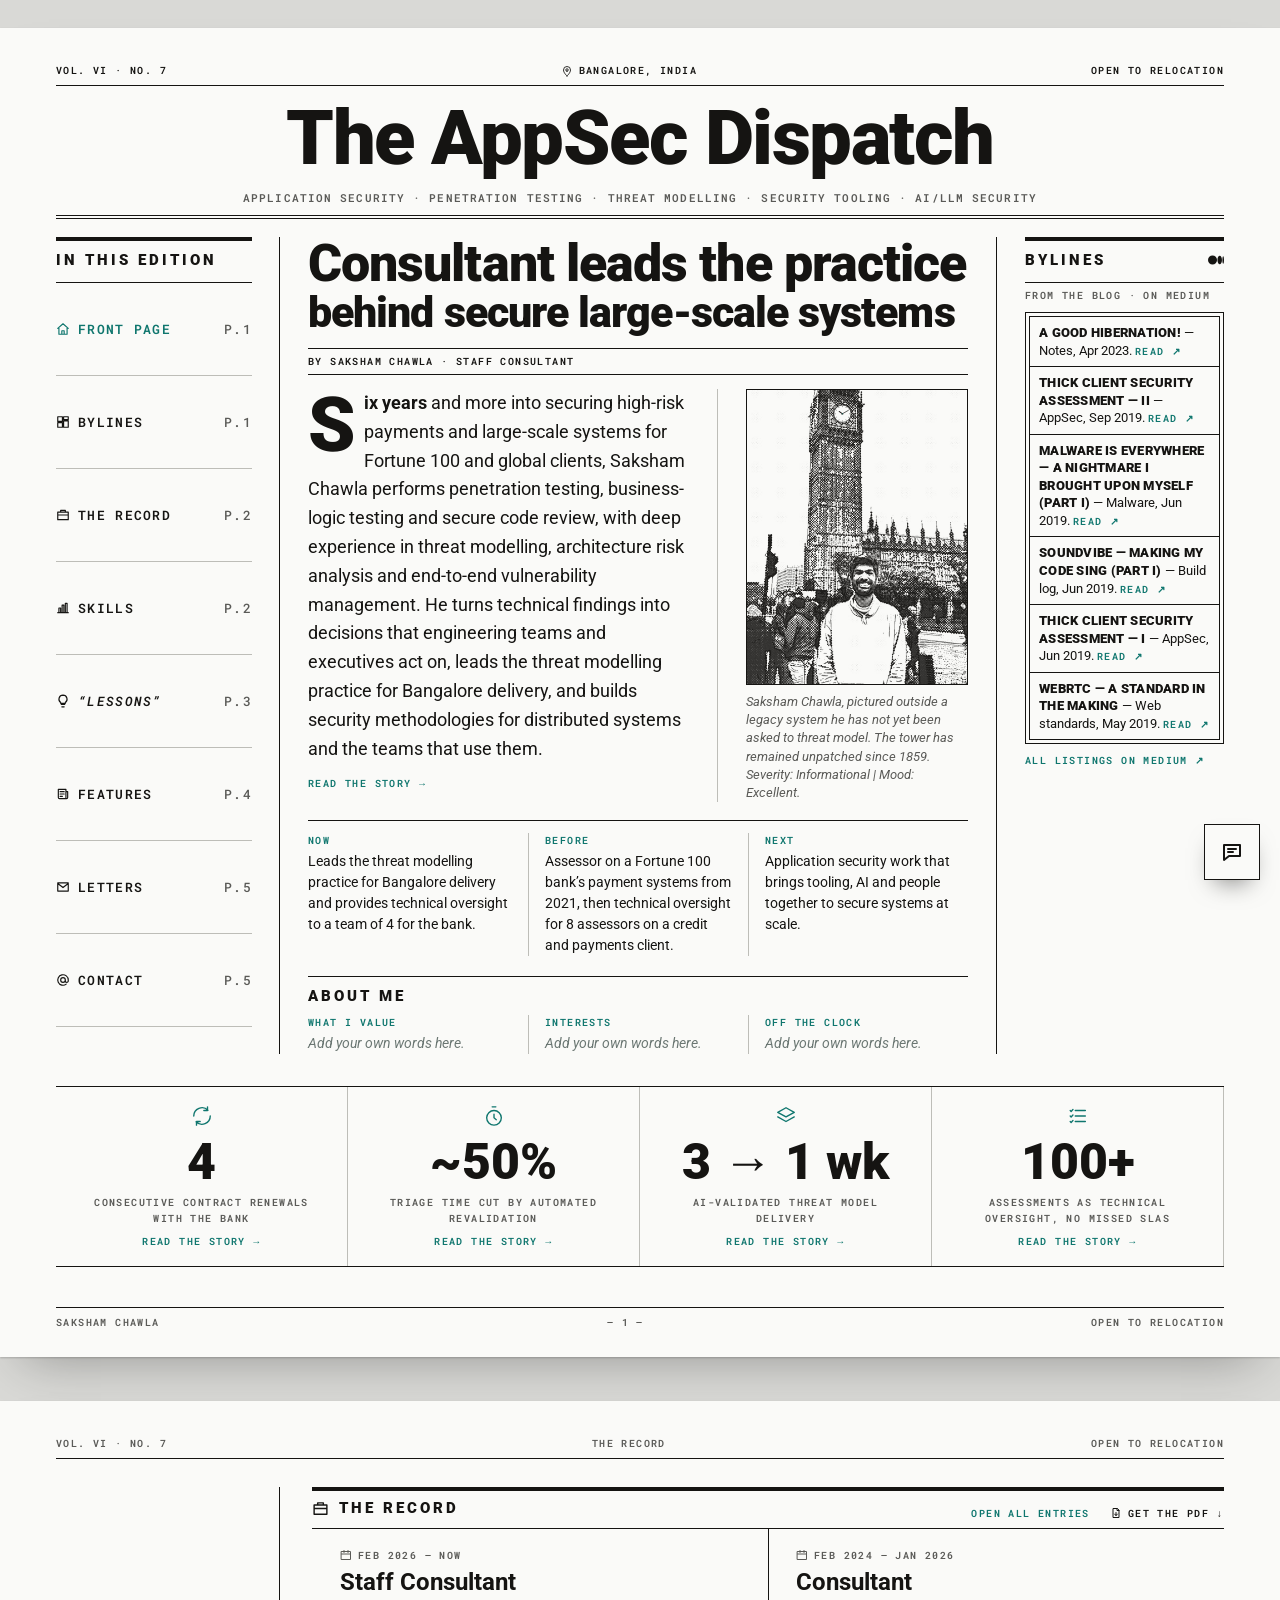
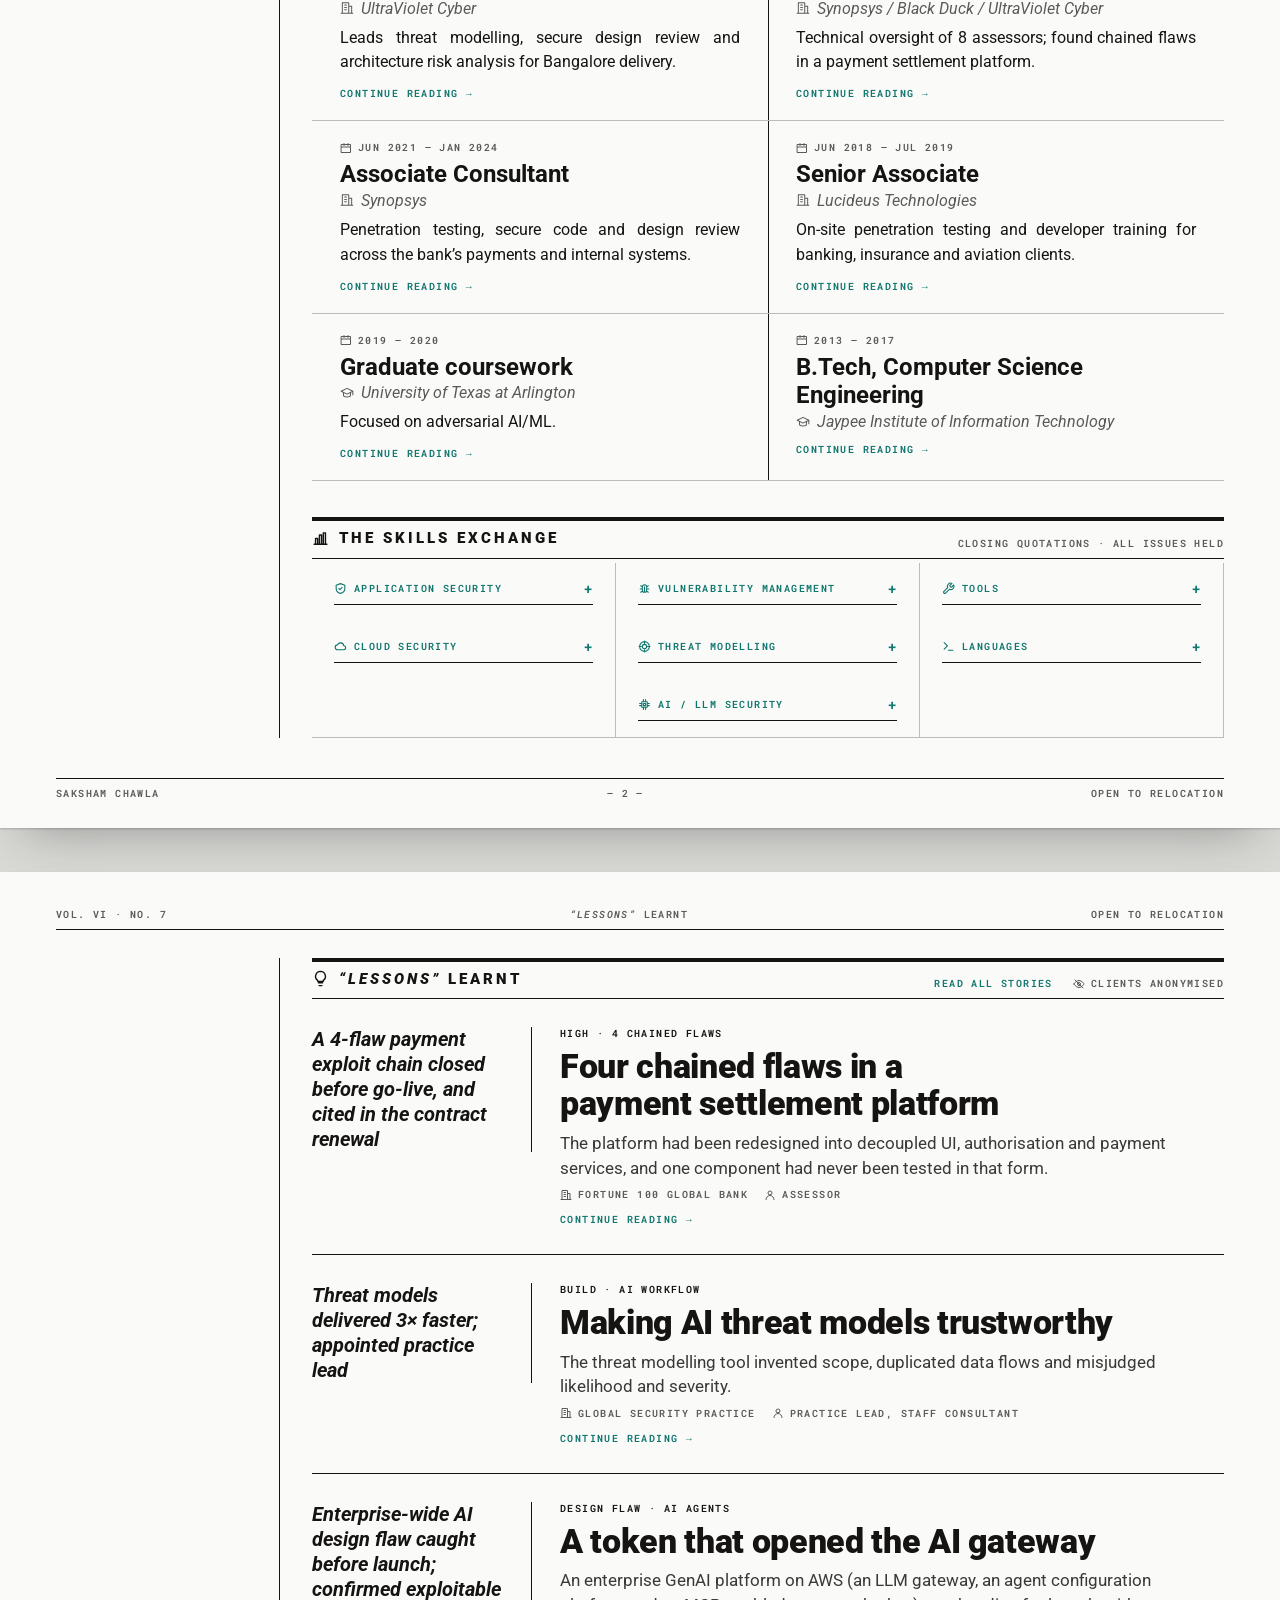
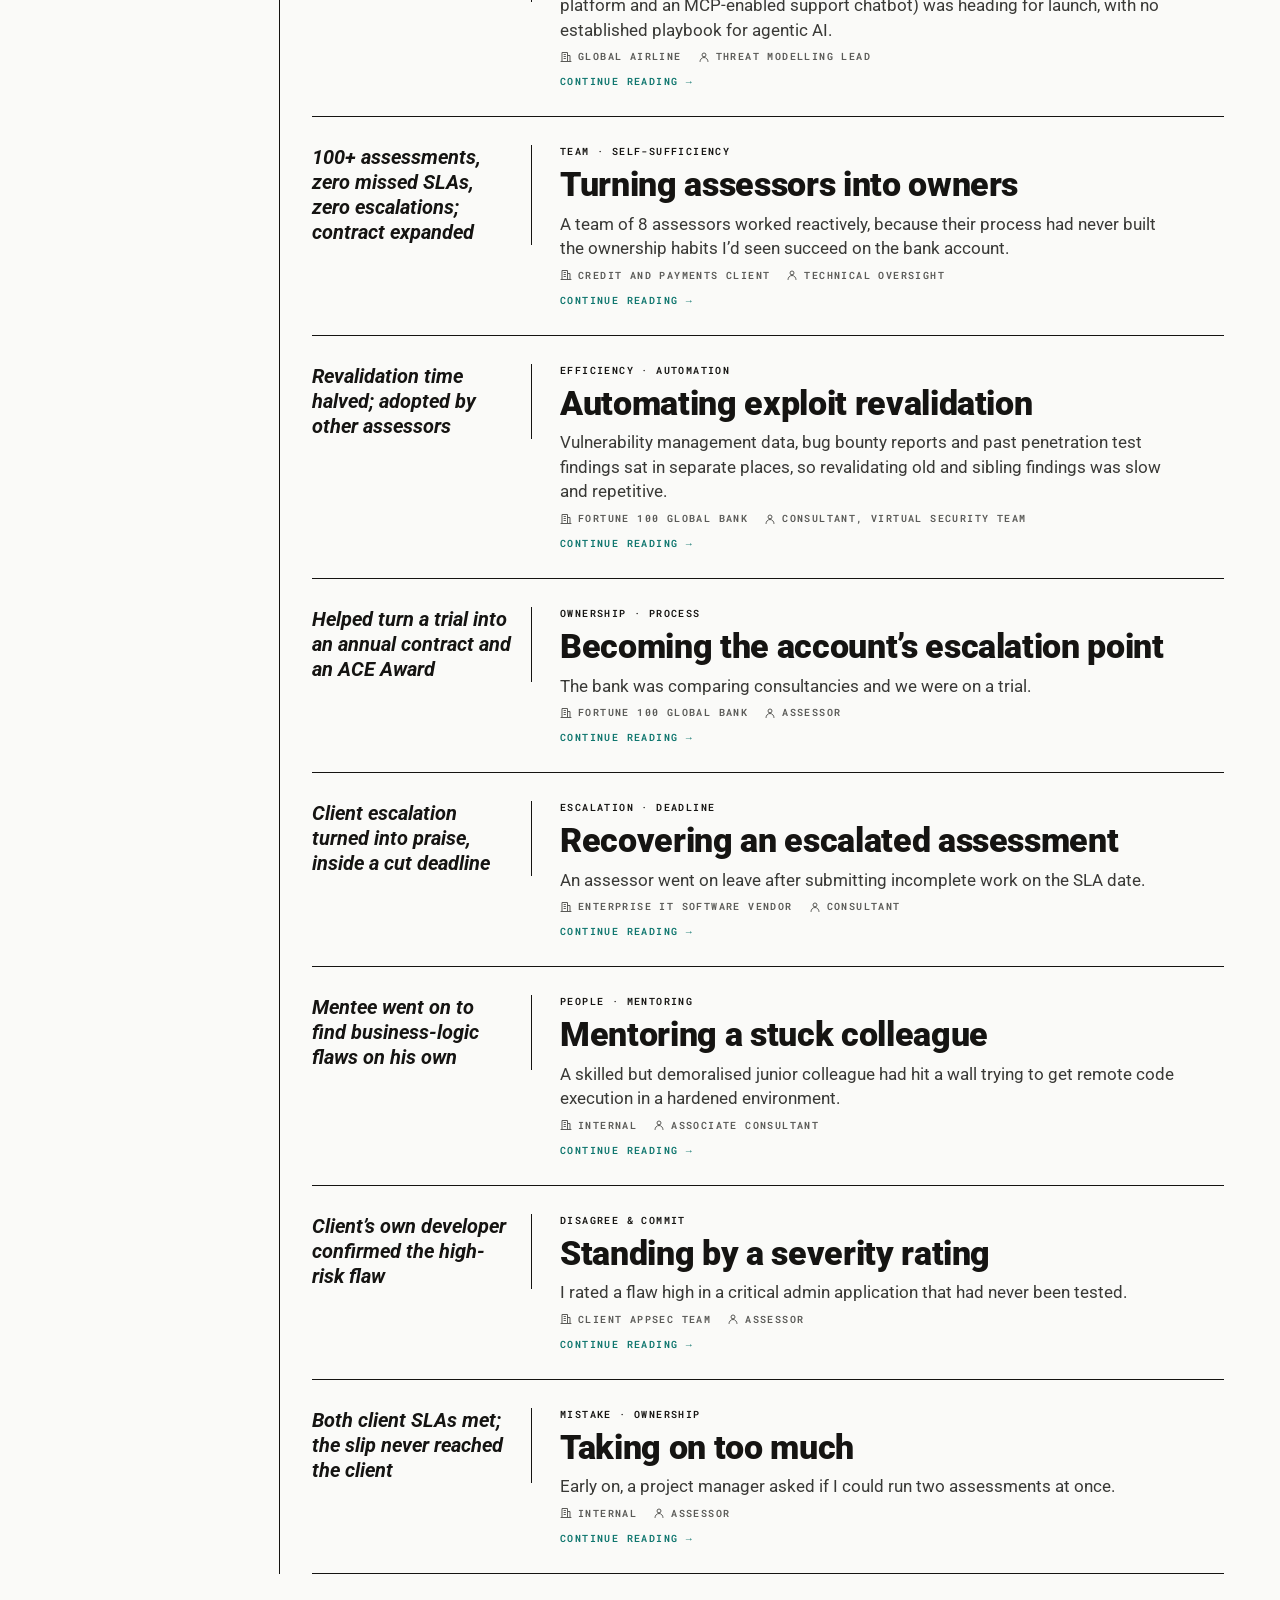
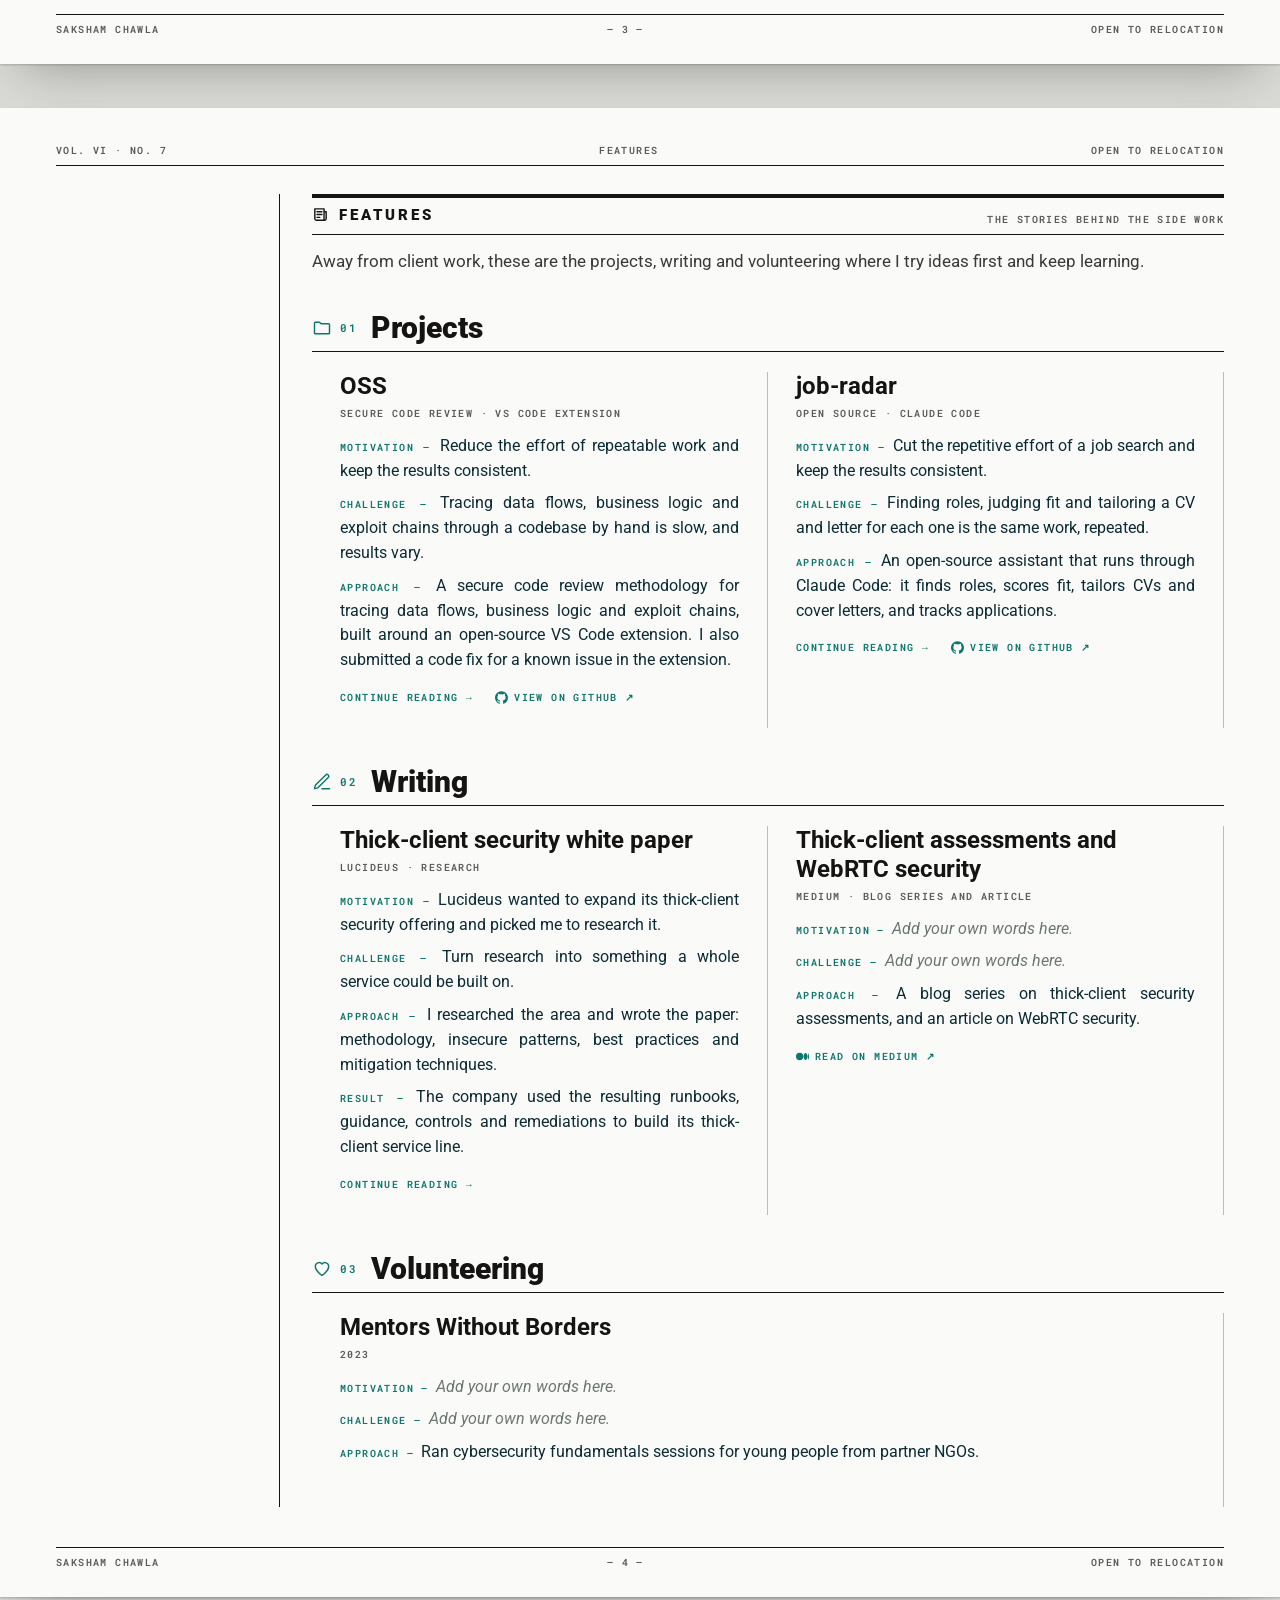
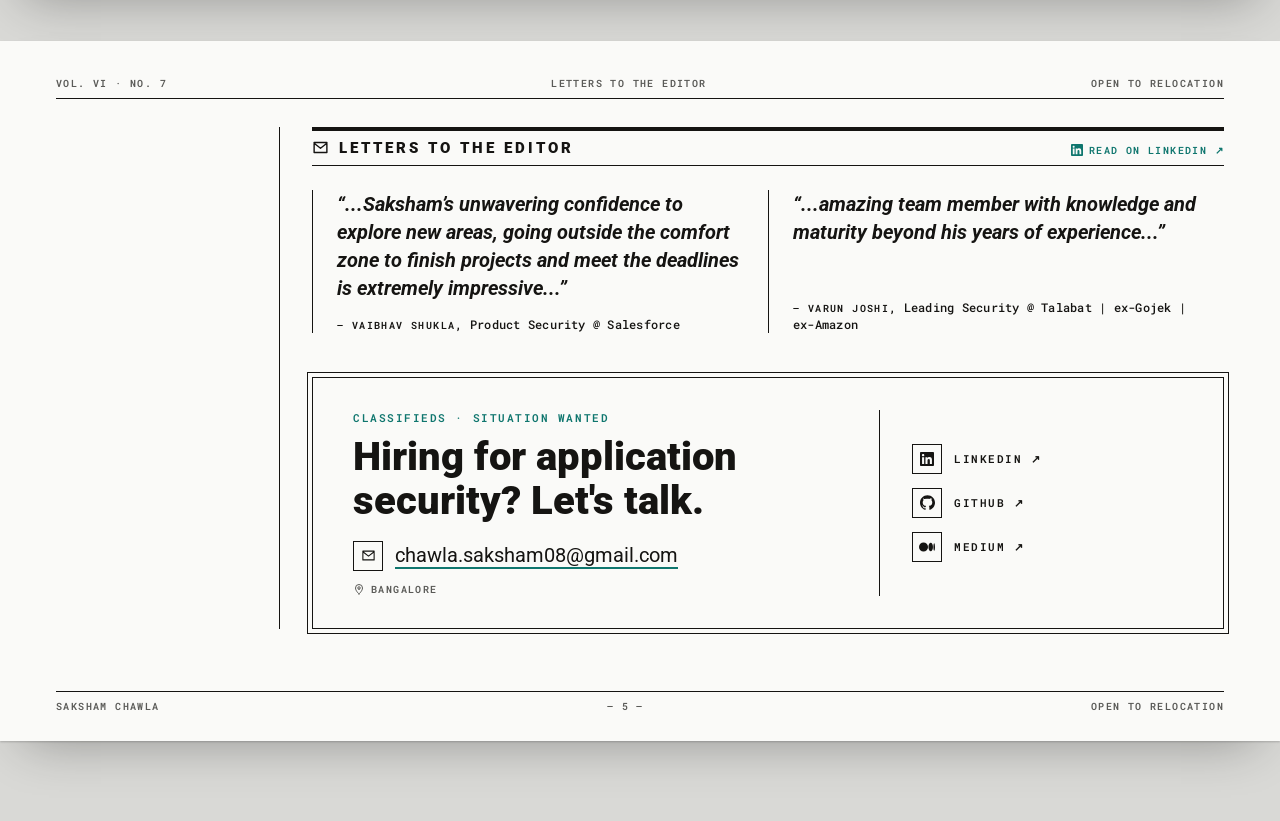
<file: docs/index.html>
<!DOCTYPE html>
<html lang="en">
<head>
<meta charset="utf-8">
<meta name="viewport" content="width=device-width, initial-scale=1">
<title>Saksham Chawla · The AppSec Dispatch</title>
<meta name="description" content="Portfolio of Saksham Chawla, Staff Consultant in application security: penetration testing, threat modelling, secure design review and AI/LLM security.">
<meta property="og:title" content="Saksham Chawla · The AppSec Dispatch">
<meta property="og:description" content="Portfolio of Saksham Chawla, Staff Consultant in application security: penetration testing, threat modelling, secure design review and AI/LLM security.">
<meta property="og:image" content="assets/portrait-westminster.jpg">
<link rel="preconnect" href="https://fonts.googleapis.com">
<link rel="preconnect" href="https://fonts.gstatic.com" crossorigin>
<link rel="stylesheet" href="https://fonts.googleapis.com/css2?family=Roboto:ital,wght@0,400;0,500;0,700;0,900;1,400;1,700&amp;family=Roboto+Mono:wght@400;500;600&amp;display=swap">
<link rel="stylesheet" href="css/styles.css">
<script src="js/config.js" defer></script>
<script src="js/script.js" defer></script>
</head>
<body>
<div class="x1">
<main class="x2" id="top"><div class="x3" data-floatnav="1" id="floatnav"><nav class="x4"><div class="x5">In this edition</div><a class="x6" data-hover="h1" data-navlink="#top" href="#top"><span class="x7"><svg aria-hidden="true" class="x8" height="14" viewbox="0 0 24 24" width="14"><path d="M3 11l9-8 9 8M5 9v12h14V9M10 21v-6h4v6"></path></svg>Front page</span><span class="x9">p.1</span></a><a class="x6" data-hover="h1" data-navlink="#bylines" href="#bylines"><span class="x7"><svg aria-hidden="true" class="x8" height="14" viewbox="0 0 24 24" width="14"><path d="M3 3h8v8H3zM13 3h8v5h-8zM13 10h8v11h-8zM3 13h8v8H3z"></path></svg>Bylines</span><span class="x9">p.1</span></a><a class="x6" data-hover="h1" data-navlink="#cv" href="#cv"><span class="x7"><svg aria-hidden="true" class="x8" height="14" viewbox="0 0 24 24" width="14"><path d="M3 7h18v13H3zM8 7V4h8v3M3 12h18"></path></svg>The record</span><span class="x9">p.2</span></a><a class="x6" data-hover="h1" data-navlink="#skills" href="#skills"><span class="x7"><svg aria-hidden="true" class="x8" height="14" viewbox="0 0 24 24" width="14"><path d="M3 20h18M5 20V12h3v8M10.5 20V7h3v13M16 20V4h3v16"></path></svg>Skills</span><span class="x9">p.2</span></a><a class="x6" data-hover="h1" data-navlink="#work" href="#work"><span class="x7"><svg aria-hidden="true" class="x8" height="14" viewbox="0 0 24 24" width="14"><path d="M9 18h6M10 22h4M12 2a7 7 0 0 0-4 12.7V16h8v-1.3A7 7 0 0 0 12 2z"></path></svg><i>&ldquo;Lessons&rdquo;</i></span><span class="x9">p.3</span></a><a class="x6" data-hover="h1" data-navlink="#off-cv" href="#off-cv"><span class="x7"><svg aria-hidden="true" class="x8" height="14" viewbox="0 0 24 24" width="14"><path d="M4 4h13v16H6a2 2 0 0 1-2-2zM17 8h3v10a2 2 0 0 1-2 2M7 8h7M7 12h7M7 16h4"></path></svg>Features</span><span class="x9">p.4</span></a><a class="x6" data-hover="h1" data-navlink="#kind-words" href="#kind-words"><span class="x7"><svg aria-hidden="true" class="x8" height="14" viewbox="0 0 24 24" width="14"><path d="M3 5h18v14H3zM3 6l9 7 9-7"></path></svg>Letters</span><span class="x9">p.5</span></a><a class="x6" data-hover="h1" data-navlink="#contact" href="#contact"><span class="x7"><svg aria-hidden="true" class="x8" height="14" viewbox="0 0 24 24" width="14"><path d="M16 12a4 4 0 1 1-8 0 4 4 0 0 1 8 0zM16 12v1.5a2.5 2.5 0 0 0 5 0V12a9 9 0 1 0-3.5 7.1"></path></svg>Contact</span><span class="x9">p.5</span></a></nav></div><div class="x10" data-page="1">
<div class="x11" data-reveal="1"><span data-js="volno" title="6 years 6 months of experience">Vol. VI &middot; No. 6</span><span class="x12"><svg aria-hidden="true" class="x13" height="12" viewbox="0 0 24 24" width="12"><path d="M12 22s7-6.2 7-12a7 7 0 0 0-14 0c0 5.8 7 12 7 12zM12 12.5a2.5 2.5 0 1 0 0-5 2.5 2.5 0 0 0 0 5z"></path></svg>Bangalore, India</span><span>Open to relocation</span></div>
<header class="x14" data-reveal="1">
<h1 class="x15">The AppSec Dispatch</h1>
<div class="x16">Application Security &middot; Penetration Testing &middot; Threat Modelling &middot; Security Tooling &middot; AI/LLM Security</div>
</header>
<section class="x17" data-grid="1" data-reveal="1">
<div class="x18" data-spacer="1"></div>
<div class="x19">
<h2 class="x20"><span class="x21" data-fit="1">Consultant leads the practice</span><span class="x21" data-fit="1">behind secure large-scale systems</span></h2>
<div class="x22">By Saksham Chawla &middot; Staff Consultant</div>
<div class="x23" data-grid="1"><div class="x24">
<p class="x25"><span class="x26">S</span><b>ix years</b> and more into securing high-risk payments and large-scale systems for Fortune 100 and global clients, Saksham Chawla performs penetration testing, business-logic testing and secure code review, with deep experience in threat modelling, architecture risk analysis and end-to-end vulnerability management. He turns technical findings into decisions that engineering teams and executives act on, leads the threat modelling practice for Bangalore delivery, and builds security methodologies for distributed systems and the teams that use them.</p>
<a class="x27" href="#cv">Read the story &rarr;</a></div>
<figure class="x28">
<div class="hero-photo"><img alt="Saksham Chawla smiling in front of the Elizabeth Tower and the Houses of Parliament in London, printed in halftone" class="x29" height="1160" loading="eager" src="assets/portrait-westminster.jpg" width="870"><svg aria-hidden="true" class="hero-fx" focusable="false" viewBox="0 0 870 1160" preserveAspectRatio="xMidYMid slice"><defs><mask id="behind-tower" maskUnits="userSpaceOnUse" x="-400" y="-400" width="1700" height="2000"><rect x="-400" y="-400" width="1700" height="2000" fill="#fff"/><polygon points="262,0 452,0 458,140 464,640 238,640 244,140" fill="#000"/></mask><linearGradient id="trail" x1="0" x2="1" y1="0" y2="0"><stop offset="0" stop-color="#151412" stop-opacity="0"/><stop offset="1" stop-color="#151412" stop-opacity=".55"/></linearGradient></defs><g class="clock" transform="translate(378 97)"><circle class="clock-face" r="34"/><path class="clock-ticks" d="M0-31V-26M31 0H26M0 31V26M-31 0H-26M15.5-26.8L13-22.5M26.8-15.5L22.5-13M26.8 15.5L22.5 13M15.5 26.8L13 22.5M-15.5 26.8L-13 22.5M-26.8 15.5L-22.5 13M-26.8-15.5L-22.5-13M-15.5-26.8L-13-22.5"/><line class="hand hand-h" x1="0" y1="2" x2="0" y2="-16"/><line class="hand hand-m" x1="0" y1="3" x2="0" y2="-25"/><circle class="clock-pin" r="2"/></g><g mask="url(#behind-tower)"><g transform="translate(-70 260) rotate(-5)"><g class="plane p1"><rect class="plane-trail" x="-150" y="-4" width="150" height="3.2" fill="url(#trail)"/><path class="plane-body" d="M0-4.5H34Q46-4.5 54-2.2Q46 0 34 0H0Z M1-4.5L-9-15H-3L9-4.5Z M22-2L9 10H17L36-2Z"/></g></g><g transform="translate(940 120) scale(-1 1) rotate(4)"><g class="plane p2"><rect class="plane-trail" x="-150" y="-4" width="150" height="3.2" fill="url(#trail)"/><path class="plane-body" d="M0-4.5H34Q46-4.5 54-2.2Q46 0 34 0H0Z M1-4.5L-9-15H-3L9-4.5Z M22-2L9 10H17L36-2Z"/></g></g><g transform="translate(-70 90) rotate(7)"><g class="plane p3"><rect class="plane-trail" x="-150" y="-4" width="150" height="3.2" fill="url(#trail)"/><path class="plane-body" d="M0-4.5H34Q46-4.5 54-2.2Q46 0 34 0H0Z M1-4.5L-9-15H-3L9-4.5Z M22-2L9 10H17L36-2Z"/></g></g><g transform="translate(940 340) scale(-1 1) rotate(-6)"><g class="plane p4"><rect class="plane-trail" x="-150" y="-4" width="150" height="3.2" fill="url(#trail)"/><path class="plane-body" d="M0-4.5H34Q46-4.5 54-2.2Q46 0 34 0H0Z M1-4.5L-9-15H-3L9-4.5Z M22-2L9 10H17L36-2Z"/></g></g><g transform="translate(-70 380) rotate(-8)"><g class="plane p5"><rect class="plane-trail" x="-150" y="-4" width="150" height="3.2" fill="url(#trail)"/><path class="plane-body" d="M0-4.5H34Q46-4.5 54-2.2Q46 0 34 0H0Z M1-4.5L-9-15H-3L9-4.5Z M22-2L9 10H17L36-2Z"/></g></g></g></svg></div>
<figcaption class="x30">Saksham Chawla, pictured outside a legacy system he has not yet been asked to threat model. The tower has remained unpatched since 1859. Severity: Informational | Mood: Excellent.</figcaption>
</figure></div>
<div class="x31" data-grid="1">
<p class="x32"><b class="x33">Now</b>Leads the threat modelling practice for Bangalore delivery and provides technical oversight to a team of 4 for the bank.</p>
<p class="x34"><b class="x33">Before</b>Assessor on a Fortune 100 bank&rsquo;s payment systems from 2021, then technical oversight for 8 assessors on a credit and payments client.</p>
<p class="x35"><b class="x33">Next</b>Application security work that brings tooling, AI and people together to secure systems at scale.</p>
</div>
<div class="x36" id="about"><h3 class="x37">About me</h3><div class="x38" data-grid="1"><p class="x32"><b class="x33">What I value</b><span class="x39">Add your own words here.</span></p><p class="x34"><b class="x33">Interests</b><span class="x39">Add your own words here.</span></p><p class="x35"><b class="x33">Off the clock</b><span class="x39">Add your own words here.</span></p></div></div>
</div>
<aside aria-label="From the blog" class="x40" data-rail="1" id="bylines"><div class="x41"><div class="x42"><span>Bylines</span><svg aria-hidden="true" class="x43" height="16" viewbox="0 0 24 24" width="16"><path d="M13.54 12a6.8 6.8 0 01-6.77 6.82A6.8 6.8 0 010 12a6.8 6.8 0 016.77-6.82A6.8 6.8 0 0113.54 12zM20.96 12c0 3.54-1.51 6.42-3.38 6.42-1.87 0-3.39-2.88-3.39-6.42s1.52-6.42 3.39-6.42 3.38 2.88 3.38 6.42M24 12c0 3.17-.53 5.75-1.19 5.75-.66 0-1.19-2.58-1.19-5.75s.53-5.75 1.19-5.75C23.47 6.25 24 8.83 24 12z"></path></svg></div><div class="x44">From the blog &middot; On Medium</div><div class="x45"><a class="x46" data-hover="h2" href="https://medium.com/@chawla.saksham08/a-good-hibernation-71614d9a4ba0" rel="noopener" target="_blank"><b class="x47">A good hibernation!</b> &mdash; Notes, Apr 2023. <span class="x48">Read &nearrow;</span></a><a class="x46" data-hover="h2" href="https://medium.com/@chawla.saksham08/thick-client-security-assessment-ii-863526bfa88b" rel="noopener" target="_blank"><b class="x47">Thick Client Security Assessment &mdash; II</b> &mdash; AppSec, Sep 2019. <span class="x48">Read &nearrow;</span></a><a class="x46" data-hover="h2" href="https://medium.com/@chawla.saksham08/malware-is-everywhere-a-nightmare-i-brought-upon-myself-part-i-cb91a7624f95" rel="noopener" target="_blank"><b class="x47">Malware is everywhere &mdash; A nightmare I brought upon myself (Part I)</b> &mdash; Malware, Jun 2019. <span class="x48">Read &nearrow;</span></a><a class="x46" data-hover="h2" href="https://medium.com/@chawla.saksham08/soundvibe-making-my-code-sing-part-i-e43cd38ee932" rel="noopener" target="_blank"><b class="x47">SoundVibe &mdash; Making my code sing (Part I)</b> &mdash; Build log, Jun 2019. <span class="x48">Read &nearrow;</span></a><a class="x46" data-hover="h2" href="https://medium.com/@chawla.saksham08/thick-client-security-assessment-i-bb02ac37e63" rel="noopener" target="_blank"><b class="x47">Thick Client Security Assessment &mdash; I</b> &mdash; AppSec, Jun 2019. <span class="x48">Read &nearrow;</span></a><a class="x46" data-hover="h2" href="https://medium.com/@chawla.saksham08/webrtc-a-standard-in-the-making-4f2d7de479ba" rel="noopener" target="_blank"><b class="x47">WebRTC &mdash; A standard in the making</b> &mdash; Web standards, May 2019. <span class="x48">Read &nearrow;</span></a></div><a class="x49" href="https://medium.com/@chawla.saksham08" rel="noopener" target="_blank">All listings on Medium &nearrow;</a></div></aside>
</section>
<section class="x50" data-reveal="1" data-stats="1">
<a class="x51" data-hover="h2" href="#F-06"><div class="x52"><svg aria-hidden="true" class="x53" height="22" viewbox="0 0 24 24" width="22"><path d="M21 12a9 9 0 0 1-15.5 6.2M3 12a9 9 0 0 1 15.5-6.2M18 2v4h-4M6 22v-4h4"></path></svg></div><div class="x54">4<span class="x55"></span></div><div class="x56">consecutive contract renewals with the bank</div><div class="x57">Read the story &rarr;</div></a>
<a class="x51" data-hover="h2" href="#F-05"><div class="x52"><svg aria-hidden="true" class="x53" height="22" viewbox="0 0 24 24" width="22"><path d="M12 22a8 8 0 1 0 0-16 8 8 0 0 0 0 16zM12 10v4l2.5 2M10 2h4"></path></svg></div><div class="x54">~50%<span class="x55"></span></div><div class="x56">triage time cut by automated revalidation</div><div class="x57">Read the story &rarr;</div></a>
<a class="x51" data-hover="h2" href="#F-02"><div class="x52"><svg aria-hidden="true" class="x53" height="22" viewbox="0 0 24 24" width="22"><path d="M12 3l9 5-9 5-9-5zM3 13l9 5 9-5"></path></svg></div><div class="x54">3 &rarr; 1 wk<span class="x55"></span></div><div class="x56">AI-validated threat model delivery</div><div class="x57">Read the story &rarr;</div></a>
<a class="x51" data-hover="h2" href="#F-04"><div class="x52"><svg aria-hidden="true" class="x53" height="22" viewbox="0 0 24 24" width="22"><path d="M9 6h11M9 12h11M9 18h11M3.5 6l1 1 2-2M3.5 12l1 1 2-2M3.5 18l1 1 2-2"></path></svg></div><div class="x54">100+<span class="x55"></span></div><div class="x56">assessments as technical oversight, no missed SLAs</div><div class="x57">Read the story &rarr;</div></a>
</section><div class="x58"><div class="x59"><span>Saksham Chawla</span><span>&mdash; 1 &mdash;</span><span>Open to relocation</span></div></div></div><div class="x60" data-page="1" data-reveal="1"><div class="x61"><span data-js="volno" title="6 years 6 months of experience">Vol. VI &middot; No. 6</span><span>The record</span><span>Open to relocation</span></div><div class="x62" data-grid="1"><div class="x18" data-spacer="1"></div><div class="x63"> <section id="cv">
<div class="x64" data-reveal="1"><h2 class="x65"><svg aria-hidden="true" class="x8" height="17" viewbox="0 0 24 24" width="17"><path d="M3 7h18v13H3zM8 7V4h8v3M3 12h18"></path></svg>The record</h2><div class="x66"><button class="x67" data-js="jobs-all" data-u="1" type="button">Open all entries</button><a class="x12" href="#contact"><svg aria-hidden="true" class="x8" height="12" viewbox="0 0 24 24" width="12"><path d="M14 3H6v18h12V7zM14 3v4h4M12 11v6M9 14l3 3 3-3"></path></svg>Get the PDF &darr;</a></div></div>
<div class="x68" data-grid="1">
<article aria-expanded="false" class="x69" data-hover="h2" data-js="job" data-reveal="1" role="button" tabindex="0">
<div class="x70"><svg aria-hidden="true" class="x8" height="12" viewbox="0 0 24 24" width="12"><path d="M3 5h18v16H3zM3 10h18M8 3v4M16 3v4"></path></svg>Feb 2026 &ndash; Now</div>
<h3 class="x71">Staff Consultant</h3>
<div class="x72"><svg aria-hidden="true" class="x13" height="14" viewbox="0 0 24 24" width="14"><path d="M4 21V3h11v18M15 9h5v12M2 21h20M8 7h3M8 11h3M8 15h3"></path></svg>UltraViolet Cyber</div>
<p class="x73">Leads threat modelling, secure design review and architecture risk analysis for Bangalore delivery.</p>
<div class="x74" data-expand="1" data-js="job-more" hidden>
<div class="x75"><span class="x76">■</span><span>Appointed to lead the practice: standardising the methodology and improving the LLM-based workflow built over its internal knowledge base.</span></div><div class="x75"><span class="x76">■</span><span>Led AI and cloud threat modelling for a global airline: three threat models across passenger and customer data systems on AWS, including an enterprise GenAI layer.</span></div><div class="x75"><span class="x76">■</span><span>Found a design flaw in an agent configuration platform that could expose passenger data; the client&rsquo;s developers confirmed it exploitable.</span></div><div class="x75"><span class="x76">■</span><span>Also provide technical oversight on the practice&rsquo;s assessments, owning each one&rsquo;s scope and reviewing its deliverables.</span></div><div class="x75"><span class="x76">■</span><span>Provides technical oversight to a team of 4 for the bank, including reviewing AI-enabled web applications against the OWASP Top 10 for LLM Applications.</span></div>
</div>
<div class="x77" data-js="job-label">Continue reading &rarr;</div>
</article>
<article aria-expanded="false" class="x69" data-hover="h2" data-js="job" data-reveal="1" role="button" tabindex="0">
<div class="x70"><svg aria-hidden="true" class="x8" height="12" viewbox="0 0 24 24" width="12"><path d="M3 5h18v16H3zM3 10h18M8 3v4M16 3v4"></path></svg>Feb 2024 &ndash; Jan 2026</div>
<h3 class="x71">Consultant</h3>
<div class="x72"><svg aria-hidden="true" class="x13" height="14" viewbox="0 0 24 24" width="14"><path d="M4 21V3h11v18M15 9h5v12M2 21h20M8 7h3M8 11h3M8 15h3"></path></svg>Synopsys / Black Duck / UltraViolet Cyber</div>
<p class="x73">Technical oversight of 8 assessors; found chained flaws in a payment settlement platform.</p>
<div class="x74" data-expand="1" data-js="job-more" hidden>
<div class="x75"><span class="x76">■</span><span>Reviewed every deliverable from 8 assessors on a credit and payments client and coached them until they led client calls without supervision.</span></div><div class="x75"><span class="x76">■</span><span>Found four chained flaws in the bank&rsquo;s payment settlement platform and demonstrated the chain live to its Payments Senior VP and AppSec VPs.</span></div><div class="x75"><span class="x76">■</span><span>Automated exploit revalidation in Python across vulnerability management, bug bounty and historic vulnerability data.</span></div><div class="x75"><span class="x76">■</span><span>Recovered an escalated authentication-module assessment for an enterprise IT vendor within an expedited deadline.</span></div>
</div>
<div class="x77" data-js="job-label">Continue reading &rarr;</div>
</article>
<article aria-expanded="false" class="x69" data-hover="h2" data-js="job" data-reveal="1" role="button" tabindex="0">
<div class="x70"><svg aria-hidden="true" class="x8" height="12" viewbox="0 0 24 24" width="12"><path d="M3 5h18v16H3zM3 10h18M8 3v4M16 3v4"></path></svg>Jun 2021 &ndash; Jan 2024</div>
<h3 class="x71">Associate Consultant</h3>
<div class="x72"><svg aria-hidden="true" class="x13" height="14" viewbox="0 0 24 24" width="14"><path d="M4 21V3h11v18M15 9h5v12M2 21h20M8 7h3M8 11h3M8 15h3"></path></svg>Synopsys</div>
<p class="x73">Penetration testing, secure code and design review across the bank&rsquo;s payments and internal systems.</p>
<div class="x74" data-expand="1" data-js="job-more" hidden>
<div class="x75"><span class="x76">■</span><span>Delivered penetration testing, Java secure code review and secure design review, including AWS environments, payment APIs and file-based settlement batches.</span></div><div class="x75"><span class="x76">■</span><span>Handled vulnerabilities in the bank&rsquo;s programme: triaged bug bounty submissions, correlated SAST/DAST findings, tracked fixes through revalidation.</span></div><div class="x75"><span class="x76">■</span><span>Built a methodology to track systemic findings across multi-tenant, federated systems, keeping time to remediate short.</span></div><div class="x75"><span class="x76">■</span><span>Tested payment systems in PCI DSS scope: key storage, APIs exposed to third-party consumers, file-based merchant settlement batches, and onboarding and migration in multi-tenant systems.</span></div><div class="x75"><span class="x76">■</span><span>Mentored junior assessors through hands-on shadowing; one later found business-logic issues independently.</span></div>
</div>
<div class="x77" data-js="job-label">Continue reading &rarr;</div>
</article>
<article aria-expanded="false" class="x69" data-hover="h2" data-js="job" data-reveal="1" role="button" tabindex="0">
<div class="x70"><svg aria-hidden="true" class="x8" height="12" viewbox="0 0 24 24" width="12"><path d="M3 5h18v16H3zM3 10h18M8 3v4M16 3v4"></path></svg>Jun 2018 &ndash; Jul 2019</div>
<h3 class="x71">Senior Associate</h3>
<div class="x72"><svg aria-hidden="true" class="x13" height="14" viewbox="0 0 24 24" width="14"><path d="M4 21V3h11v18M15 9h5v12M2 21h20M8 7h3M8 11h3M8 15h3"></path></svg>Lucideus Technologies</div>
<p class="x73">On-site penetration testing and developer training for banking, insurance and aviation clients.</p>
<div class="x74" data-expand="1" data-js="job-more" hidden>
<div class="x75"><span class="x76">■</span><span>Ran an OWASP Top 10 workshop with Q&A for 50 client developers from multiple teams, to close out outstanding findings.</span></div><div class="x75"><span class="x76">■</span><span>Wrote a research white paper the company used to build its thick-client security service line.</span></div>
</div>
<div class="x77" data-js="job-label">Continue reading &rarr;</div>
</article>
<article aria-expanded="false" class="x69" data-hover="h2" data-js="job" data-reveal="1" role="button" tabindex="0">
<div class="x70"><svg aria-hidden="true" class="x8" height="12" viewbox="0 0 24 24" width="12"><path d="M3 5h18v16H3zM3 10h18M8 3v4M16 3v4"></path></svg>2019 &ndash; 2020</div>
<h3 class="x71">Graduate coursework</h3>
<div class="x72"><svg aria-hidden="true" class="x13" height="14" viewbox="0 0 24 24" width="14"><path d="M2 9l10-5 10 5-10 5zM6 11v5c0 1.7 2.7 3 6 3s6-1.3 6-3v-5M22 9v6"></path></svg>University of Texas at Arlington</div>
<p class="x73">Focused on adversarial AI/ML.</p>
<div class="x74" data-expand="1" data-js="job-more" hidden>
<div class="x75"><span class="x76">■</span><span>Graduate coursework in adversarial machine learning.</span></div>
</div>
<div class="x77" data-js="job-label">Continue reading &rarr;</div>
</article>
<article aria-expanded="false" class="x69" data-hover="h2" data-js="job" data-reveal="1" role="button" tabindex="0">
<div class="x70"><svg aria-hidden="true" class="x8" height="12" viewbox="0 0 24 24" width="12"><path d="M3 5h18v16H3zM3 10h18M8 3v4M16 3v4"></path></svg>2013 &ndash; 2017</div>
<h3 class="x71">B.Tech, Computer Science Engineering</h3>
<div class="x72"><svg aria-hidden="true" class="x13" height="14" viewbox="0 0 24 24" width="14"><path d="M2 9l10-5 10 5-10 5zM6 11v5c0 1.7 2.7 3 6 3s6-1.3 6-3v-5M22 9v6"></path></svg>Jaypee Institute of Information Technology</div>
<p class="x73"></p>
<div class="x74" data-expand="1" data-js="job-more" hidden>
<div class="x75"><span class="x76">■</span><span>Bachelor of Technology in Computer Science Engineering.</span></div>
</div>
<div class="x77" data-js="job-label">Continue reading &rarr;</div>
</article>
</div>
<div class="x78" data-reveal="1" id="skills"><h3 class="x65"><svg aria-hidden="true" class="x8" height="17" viewbox="0 0 24 24" width="17"><path d="M3 20h18M5 20V12h3v8M10.5 20V7h3v13M16 20V4h3v16"></path></svg>The skills exchange</h3><span class="x79">Closing quotations &middot; all issues held</span></div>
<div class="x80" data-grid="1">
<div class="x81">
<div class="x82" data-reveal="1">
<button aria-expanded="false" class="x83" data-js="skill-toggle" data-u="1" type="button"><span class="x84"><svg aria-hidden="true" class="x8" height="13" viewbox="0 0 24 24" width="13"><path d="M12 3l8 3v6c0 5-3.5 8-8 9-4.5-1-8-4-8-9V6zM9 12l2 2 4-4"></path></svg>Application Security</span><span class="x85" data-js="skill-icon">+</span></button>
<div class="x86" data-expand="1" data-js="skill-item" hidden>Web & API Penetration Testing</div><div class="x86" data-expand="1" data-js="skill-item" hidden>Secure Code Review</div><div class="x86" data-expand="1" data-js="skill-item" hidden>Secure Design Review</div><div class="x86" data-expand="1" data-js="skill-item" hidden>Secure SDLC (SSDLC)</div><div class="x86" data-expand="1" data-js="skill-item" hidden>SAST / DAST</div><div class="x86" data-expand="1" data-js="skill-item" hidden>OWASP Top 10</div><div class="x86" data-expand="1" data-js="skill-item" hidden>PCI DSS</div>
</div>
<div class="x82" data-reveal="1">
<button aria-expanded="false" class="x83" data-js="skill-toggle" data-u="1" type="button"><span class="x84"><svg aria-hidden="true" class="x8" height="13" viewbox="0 0 24 24" width="13"><path d="M7 18a4.5 4.5 0 0 1-.5-9 6 6 0 0 1 11.5 1.5A3.75 3.75 0 0 1 17.5 18z"></path></svg>Cloud Security</span><span class="x85" data-js="skill-icon">+</span></button>
<div class="x86" data-expand="1" data-js="skill-item" hidden>AWS Configuration Review</div><div class="x86" data-expand="1" data-js="skill-item" hidden>Cloud Penetration Testing</div>
</div>
</div>
<div class="x81">
<div class="x82" data-reveal="1">
<button aria-expanded="false" class="x83" data-js="skill-toggle" data-u="1" type="button"><span class="x84"><svg aria-hidden="true" class="x8" height="13" viewbox="0 0 24 24" width="13"><path d="M8 9a4 4 0 0 1 8 0v6a4 4 0 0 1-8 0zM12 9v10M8 13H4M20 13h-4M5 7l3 2M19 7l-3 2M5 19l3-2M19 19l-3-2"></path></svg>Vulnerability Management</span><span class="x85" data-js="skill-icon">+</span></button>
<div class="x86" data-expand="1" data-js="skill-item" hidden>Bug Bounty Triage</div><div class="x86" data-expand="1" data-js="skill-item" hidden>CVSS Risk Rating</div><div class="x86" data-expand="1" data-js="skill-item" hidden>Remediation Guidance</div><div class="x86" data-expand="1" data-js="skill-item" hidden>Attack-Chain Analysis</div>
</div>
<div class="x82" data-reveal="1">
<button aria-expanded="false" class="x83" data-js="skill-toggle" data-u="1" type="button"><span class="x84"><svg aria-hidden="true" class="x8" height="13" viewbox="0 0 24 24" width="13"><path d="M12 21a9 9 0 1 0 0-18 9 9 0 0 0 0 18zM12 16a4 4 0 1 0 0-8 4 4 0 0 0 0 8zM12 2v4M12 18v4M2 12h4M18 12h4"></path></svg>Threat Modelling</span><span class="x85" data-js="skill-icon">+</span></button>
<div class="x86" data-expand="1" data-js="skill-item" hidden>STRIDE</div><div class="x86" data-expand="1" data-js="skill-item" hidden>OWASP Risk Rating</div><div class="x86" data-expand="1" data-js="skill-item" hidden>Architecture Risk Analysis</div><div class="x86" data-expand="1" data-js="skill-item" hidden>Security Architecture Review</div>
</div>
<div class="x82" data-reveal="1">
<button aria-expanded="false" class="x83" data-js="skill-toggle" data-u="1" type="button"><span class="x84"><svg aria-hidden="true" class="x8" height="13" viewbox="0 0 24 24" width="13"><path d="M7 7h10v10H7zM10 10h4v4h-4zM10 3v4M14 3v4M10 17v4M14 17v4M3 10h4M3 14h4M17 10h4M17 14h4"></path></svg>AI / LLM Security</span><span class="x85" data-js="skill-icon">+</span></button>
<div class="x86" data-expand="1" data-js="skill-item" hidden>OWASP Top 10 for LLM Applications</div><div class="x86" data-expand="1" data-js="skill-item" hidden>LLM-Assisted Security Workflows</div><div class="x86" data-expand="1" data-js="skill-item" hidden>Skills, MCP Plugins, RAG</div>
</div>
</div>
<div class="x81">
<div class="x82" data-reveal="1">
<button aria-expanded="false" class="x83" data-js="skill-toggle" data-u="1" type="button"><span class="x84"><svg aria-hidden="true" class="x8" height="13" viewbox="0 0 24 24" width="13"><path d="M14.7 6.3a1 1 0 0 0 0 1.4l1.6 1.6a1 1 0 0 0 1.4 0l3.77-3.77a6 6 0 0 1-7.94 7.94l-6.91 6.91a2.12 2.12 0 0 1-3-3l6.91-6.91a6 6 0 0 1 7.94-7.94l-3.76 3.76z"></path></svg>Tools</span><span class="x85" data-js="skill-icon">+</span></button>
<div class="x86" data-expand="1" data-js="skill-item" hidden>Burp Suite</div><div class="x86" data-expand="1" data-js="skill-item" hidden>Invicti</div><div class="x86" data-expand="1" data-js="skill-item" hidden>SQLMap</div><div class="x86" data-expand="1" data-js="skill-item" hidden>Nmap</div><div class="x86" data-expand="1" data-js="skill-item" hidden>Checkmarx</div><div class="x86" data-expand="1" data-js="skill-item" hidden>Sonatype</div><div class="x86" data-expand="1" data-js="skill-item" hidden>AWS Threat Designer</div>
</div>
<div class="x82" data-reveal="1">
<button aria-expanded="false" class="x83" data-js="skill-toggle" data-u="1" type="button"><span class="x84"><svg aria-hidden="true" class="x8" height="13" viewbox="0 0 24 24" width="13"><path d="M4 17l6-6-6-6M12 19h8"></path></svg>Languages</span><span class="x85" data-js="skill-icon">+</span></button>
<div class="x86" data-expand="1" data-js="skill-item" hidden>Java</div><div class="x86" data-expand="1" data-js="skill-item" hidden>Python</div><div class="x86" data-expand="1" data-js="skill-item" hidden>JavaScript</div><div class="x86" data-expand="1" data-js="skill-item" hidden>TypeScript (Node.js)</div><div class="x86" data-expand="1" data-js="skill-item" hidden>Bash</div><div class="x86" data-expand="1" data-js="skill-item" hidden>C / C++</div>
</div>
</div>
</div>
</section></div></div><div class="x58"><div class="x59"><span>Saksham Chawla</span><span>&mdash; 2 &mdash;</span><span>Open to relocation</span></div></div></div><div class="x60" data-page="1" data-reveal="1"><div class="x61"><span data-js="volno" title="6 years 6 months of experience">Vol. VI &middot; No. 6</span><span><i>&ldquo;Lessons&rdquo;</i>&thinsp;Learnt</span><span>Open to relocation</span></div><div class="x62" data-grid="1"><div class="x18" data-spacer="1"></div><div class="x63"> <section id="work">
<div class="x64" data-reveal="1"><h2 class="x65"><svg aria-hidden="true" class="x8" height="17" viewbox="0 0 24 24" width="17"><path d="M9 18h6M10 22h4M12 2a7 7 0 0 0-4 12.7V16h8v-1.3A7 7 0 0 0 12 2z"></path></svg><span><i>&ldquo;Lessons&rdquo;</i> Learnt</span></h2><div class="x66"><button class="x67" data-js="cases-all" data-u="1" type="button">Read all stories</button><span class="x87"><svg aria-hidden="true" class="x8" height="12" viewbox="0 0 24 24" width="12"><path d="M2 12s3.6-7 10-7 10 7 10 7-3.6 7-10 7S2 12 2 12zM12 15a3 3 0 1 0 0-6 3 3 0 0 0 0 6zM4 4l16 16"></path></svg>Clients anonymised</span></div></div>
<article class="x88" data-js="case" data-reveal="1" id="F-01">
<button aria-expanded="false" class="x89" data-hover="h2" data-js="case-toggle" data-u="1" type="button">
<div>
<div class="x90"><span>HIGH &middot; 4 CHAINED FLAWS</span></div>
<h3 class="x91">Four chained flaws in a payment settlement platform</h3>
<p class="x92">The platform had been redesigned into decoupled UI, authorisation and payment services, and one component had never been tested in that form.</p><div class="x93"><span class="x12"><svg aria-hidden="true" class="x8" height="12" viewbox="0 0 24 24" width="12"><path d="M4 21V3h11v18M15 9h5v12M2 21h20M8 7h3M8 11h3M8 15h3"></path></svg>Fortune 100 global bank</span><span class="x12"><svg aria-hidden="true" class="x8" height="12" viewbox="0 0 24 24" width="12"><path d="M12 12a4 4 0 1 0 0-8 4 4 0 0 0 0 8zM4 21a8 8 0 0 1 16 0"></path></svg>Assessor</span></div><div class="x77" data-js="case-label">Continue reading &rarr;</div>
</div>
<div class="x94">A 4-flaw payment exploit chain closed before go-live, and cited in the contract renewal</div>
</button>
<div class="x95" data-js="case-more" hidden>
<p class="x96">&ldquo;Challenging a decision already made lands when you bring evidence and a clear walkthrough.&rdquo;</p>
<div class="x97"><svg aria-hidden="true" class="x8" height="13" viewbox="0 0 24 24" width="13"><path d="M9 3h6M10 3v6L4 19a1.5 1.5 0 0 0 1.3 2h13.4a1.5 1.5 0 0 0 1.3-2L14 9V3M7 15h10"></path></svg><span>Method &mdash; Design review, code review, penetration test</span></div>
<div class="x98" data-grid="1">
<div class="x99"><div class="x100"><svg aria-hidden="true" class="x8" height="14" viewbox="0 0 24 24" width="14"><path d="M12 3l10 18H2zM12 10v4M12 17.5v.5"></path></svg>The situation</div>The platform had been redesigned into decoupled UI, authorisation and payment services, and one component had never been tested in that form. An earlier vendor had cleared the pre-redesign version a year before. Go-live was close and leadership was watching.</div>
<div class="x99"><div class="x100"><svg aria-hidden="true" class="x8" height="14" viewbox="0 0 24 24" width="14"><path d="M14.7 6.3a1 1 0 0 0 0 1.4l1.6 1.6a1 1 0 0 0 1.4 0l3.77-3.77a6 6 0 0 1-7.94 7.94l-6.91 6.91a2.12 2.12 0 0 1-3-3l6.91-6.91a6 6 0 0 1 7.94-7.94l-3.76 3.76z"></path></svg>What I did</div>I argued to keep the full scope and offered weekend shifts to fit it. I read design documents, earlier threat models and codebases beyond scope, then found and exploited a chain of four flaws, and walked the Payments SVP and AppSec VPs through it with live demonstrations.</div>
<div class="x101"><div class="x100"><svg aria-hidden="true" class="x8" height="14" viewbox="0 0 24 24" width="14"><path d="M12 22a10 10 0 1 0 0-20 10 10 0 0 0 0 20zM8 12l3 3 5-6"></path></svg>Outcome</div>The client accepted all four. The finding was a major part of the case for the mid-2025 contract renewal, alongside the team&rsquo;s other work.</div>
</div>
<div class="x102">
<div class="x103"><svg aria-hidden="true" class="x8" height="14" viewbox="0 0 24 24" width="14"><path d="M2 4h7a3 3 0 0 1 3 3v14a2 2 0 0 0-2-2H2zM22 4h-7a3 3 0 0 0-3 3v14a2 2 0 0 1 2-2h8z"></path></svg>Further reading</div>
<div class="x104"><span class="x76">■</span><span>The chain: an XSS through a legacy UI service that was never decommissioned; insecure state validation in the subscriber-push configuration; loosely coupled service calls with a confused-deputy pattern; and a bypass that let immutable payment details be edited.</span></div><div class="x104"><span class="x76">■</span><span>The XSS was the entry point. The other three turned it into business-logic impact in the payment workflows, with real financial consequences, including insider-threat scenarios.</span></div><div class="x104"><span class="x76">■</span><span>Stakeholders pushed back for two reasons: the components had been cleared, and go-live was close. The earlier vendor had tested the coupled version, not the decoupled one.</span></div><div class="x104"><span class="x76">■</span><span>I had tested and exploited the chain before the walkthrough; live demonstrations to the SVP, AppSec VPs, product owners and developers turned the pushback into acceptance.</span></div><div class="x104"><span class="x76">■</span><span>The payment systems ran as microservices on AWS; my design reviews covered the split of responsibility between provider and client.</span></div><div class="x104"><span class="x76">■</span><span>The renewal was a team and account result my work contributed to. The bank later chose to consolidate its delivery in Bangalore.</span></div>
</div>
</div>
</article>
<article class="x88" data-js="case" data-reveal="1" id="F-02">
<button aria-expanded="false" class="x89" data-hover="h2" data-js="case-toggle" data-u="1" type="button">
<div>
<div class="x90"><span>BUILD &middot; AI WORKFLOW</span></div>
<h3 class="x91">Making AI threat models trustworthy</h3>
<p class="x92">The threat modelling tool invented scope, duplicated data flows and misjudged likelihood and severity.</p><div class="x93"><span class="x12"><svg aria-hidden="true" class="x8" height="12" viewbox="0 0 24 24" width="12"><path d="M4 21V3h11v18M15 9h5v12M2 21h20M8 7h3M8 11h3M8 15h3"></path></svg>Global security practice</span><span class="x12"><svg aria-hidden="true" class="x8" height="12" viewbox="0 0 24 24" width="12"><path d="M12 12a4 4 0 1 0 0-8 4 4 0 0 0 0 8zM4 21a8 8 0 0 1 16 0"></path></svg>Practice lead, Staff Consultant</span></div><div class="x77" data-js="case-label">Continue reading &rarr;</div>
</div>
<div class="x94">Threat models delivered 3&times; faster; appointed practice lead</div>
</button>
<div class="x95" data-js="case-more" hidden>
<p class="x96">&ldquo;An AI tool is only as trustworthy as the evidence you check it against, so the checking step is the methodology.&rdquo;</p>
<div class="x97"><svg aria-hidden="true" class="x8" height="13" viewbox="0 0 24 24" width="13"><path d="M9 3h6M10 3v6L4 19a1.5 1.5 0 0 0 1.3 2h13.4a1.5 1.5 0 0 0 1.3-2L14 9V3M7 15h10"></path></svg><span>Method &mdash; STRIDE, OWASP Risk Rating, AWS Threat Designer, LLM validation</span></div>
<div class="x98" data-grid="1">
<div class="x99"><div class="x100"><svg aria-hidden="true" class="x8" height="14" viewbox="0 0 24 24" width="14"><path d="M12 3l10 18H2zM12 10v4M12 17.5v.5"></path></svg>The situation</div>The threat modelling tool invented scope, duplicated data flows and misjudged likelihood and severity. Bangalore didn&rsquo;t offer threat modelling at all, and new assessors needed one method to work from.</div>
<div class="x99"><div class="x100"><svg aria-hidden="true" class="x8" height="14" viewbox="0 0 24 24" width="14"><path d="M14.7 6.3a1 1 0 0 0 0 1.4l1.6 1.6a1 1 0 0 0 1.4 0l3.77-3.77a6 6 0 0 1-7.94 7.94l-6.91 6.91a2.12 2.12 0 0 1-3-3l6.91-6.91a6 6 0 0 1 7.94-7.94l-3.76 3.76z"></path></svg>What I did</div>I proposed the service, delivered the first assessments with a method I built, then built a workflow around the tool: retrieval over the practice&rsquo;s pages primes its input, and a separate model checks each claim against the client&rsquo;s documents and code.</div>
<div class="x101"><div class="x100"><svg aria-hidden="true" class="x8" height="14" viewbox="0 0 24 24" width="14"><path d="M12 22a10 10 0 1 0 0-20 10 10 0 0 0 0 20zM8 12l3 3 5-6"></path></svg>Outcome</div>A comparable assessment took one week instead of three. I was appointed practice lead and assessors are now onboarding with the workflow.</div>
</div>
<div class="x102">
<div class="x103"><svg aria-hidden="true" class="x8" height="14" viewbox="0 0 24 24" width="14"><path d="M2 4h7a3 3 0 0 1 3 3v14a2 2 0 0 0-2-2H2zM22 4h-7a3 3 0 0 0-3 3v14a2 2 0 0 1 2-2h8z"></path></svg>Further reading</div>
<div class="x104"><span class="x76">■</span><span>What the tool got wrong: redundant data flows, assets and components; invented and out-of-scope components; claims that conflicted with the evidence; inaccurate likelihood, impact and severity.</span></div><div class="x104"><span class="x76">■</span><span>Before an assessment the workflow turns documents, codebases, customer expectations and methodology into the structured input the tool consumes. Assessors also use it to look up or learn threat modelling.</span></div><div class="x104"><span class="x76">■</span><span>After the tool runs, separate, isolated model contexts validate each claim, with a prompt per case: scope, attack surfaces, threat agents, components, remediation and existing controls.</span></div><div class="x104"><span class="x76">■</span><span>The client signs off on the tooling, including this workflow and the use of client data in it.</span></div><div class="x104"><span class="x76">■</span><span>It started with a gap I saw while my other work ran smoothly. Making it official needed director sign-off, the client manager, a sales offering and moving customers to the India team; I was appointed only after the first assessments succeeded.</span></div><div class="x104"><span class="x76">■</span><span>I also provide technical oversight on the practice&rsquo;s assessments, owning each one&rsquo;s scope and reviewing its deliverables, without line authority over the assessors.</span></div>
</div>
</div>
</article>
<article class="x88" data-js="case" data-reveal="1" id="F-03">
<button aria-expanded="false" class="x89" data-hover="h2" data-js="case-toggle" data-u="1" type="button">
<div>
<div class="x90"><span>DESIGN FLAW &middot; AI AGENTS</span></div>
<h3 class="x91">A token that opened the AI gateway</h3>
<p class="x92">An enterprise GenAI platform on AWS (an LLM gateway, an agent configuration platform and an MCP-enabled support chatbot) was heading for launch, with no established playbook for agentic AI.</p><div class="x93"><span class="x12"><svg aria-hidden="true" class="x8" height="12" viewbox="0 0 24 24" width="12"><path d="M4 21V3h11v18M15 9h5v12M2 21h20M8 7h3M8 11h3M8 15h3"></path></svg>Global airline</span><span class="x12"><svg aria-hidden="true" class="x8" height="12" viewbox="0 0 24 24" width="12"><path d="M12 12a4 4 0 1 0 0-8 4 4 0 0 0 0 8zM4 21a8 8 0 0 1 16 0"></path></svg>Threat modelling lead</span></div><div class="x77" data-js="case-label">Continue reading &rarr;</div>
</div>
<div class="x94">Enterprise-wide AI design flaw caught before launch; confirmed exploitable</div>
</button>
<div class="x95" data-js="case-more" hidden>
<p class="x96">&ldquo;For AI systems, the question shifts from &ldquo;who can reach this?&rdquo; to &ldquo;what can this agent do on someone&rsquo;s behalf?&rdquo;&rdquo;</p>
<div class="x97"><svg aria-hidden="true" class="x8" height="13" viewbox="0 0 24 24" width="13"><path d="M9 3h6M10 3v6L4 19a1.5 1.5 0 0 0 1.3 2h13.4a1.5 1.5 0 0 0 1.3-2L14 9V3M7 15h10"></path></svg><span>Method &mdash; STRIDE &times; OWASP Top 10 for LLM Applications</span></div>
<div class="x98" data-grid="1">
<div class="x99"><div class="x100"><svg aria-hidden="true" class="x8" height="14" viewbox="0 0 24 24" width="14"><path d="M12 3l10 18H2zM12 10v4M12 17.5v.5"></path></svg>The situation</div>An enterprise GenAI platform on AWS (an LLM gateway, an agent configuration platform and an MCP-enabled support chatbot) was heading for launch, with no established playbook for agentic AI.</div>
<div class="x99"><div class="x100"><svg aria-hidden="true" class="x8" height="14" viewbox="0 0 24 24" width="14"><path d="M14.7 6.3a1 1 0 0 0 0 1.4l1.6 1.6a1 1 0 0 0 1.4 0l3.77-3.77a6 6 0 0 1-7.94 7.94l-6.91 6.91a2.12 2.12 0 0 1-3-3l6.91-6.91a6 6 0 0 1 7.94-7.94l-3.76 3.76z"></path></svg>What I did</div>I mapped trust boundaries, applied the OWASP LLM list with STRIDE and assessed guardrails. In a design walkthrough I found that a token meant only to configure agents also opened the central gateway, so support tooling could be used to extract passenger information.</div>
<div class="x101"><div class="x100"><svg aria-hidden="true" class="x8" height="14" viewbox="0 0 24 24" width="14"><path d="M12 22a10 10 0 1 0 0-20 10 10 0 0 0 0 20zM8 12l3 3 5-6"></path></svg>Outcome</div>The client&rsquo;s developers confirmed it exploitable, and the findings set the scope of the follow-on penetration test. The first of the three was the first threat model delivered from Bangalore.</div>
</div>
<div class="x102">
<div class="x103"><svg aria-hidden="true" class="x8" height="14" viewbox="0 0 24 24" width="14"><path d="M2 4h7a3 3 0 0 1 3 3v14a2 2 0 0 0-2-2H2zM22 4h-7a3 3 0 0 0-3 3v14a2 2 0 0 1 2-2h8z"></path></svg>Further reading</div>
<div class="x104"><span class="x76">■</span><span>Biggest risks: excessive agency, over-permissioned agents and MCP tools, supply chain, retrieval and embedding weaknesses, and unbounded consumption.</span></div><div class="x104"><span class="x76">■</span><span>The chain: SSO, then the token, then the LLM gateway, then the agent service layer, then the GPT service layer.</span></div><div class="x104"><span class="x76">■</span><span>Because it was a design flaw, every agent and tool built on the platform was susceptible: an enterprise-wide attack surface.</span></div><div class="x104"><span class="x76">■</span><span>I found it in a design walkthrough, not by live testing. The client&rsquo;s developers tested it internally and confirmed it exploitable.</span></div><div class="x104"><span class="x76">■</span><span>The client owns the fix; revalidation hasn&rsquo;t been requested yet, so it isn&rsquo;t verified.</span></div><div class="x104"><span class="x76">■</span><span>I broke complex requirements into caveats and edge cases and mapped upstream and downstream impact so each stakeholder saw what a finding meant for them. Each assessment was peer reviewed by AppRisk leadership.</span></div>
</div>
</div>
</article>
<article class="x88" data-js="case" data-reveal="1" id="F-04">
<button aria-expanded="false" class="x89" data-hover="h2" data-js="case-toggle" data-u="1" type="button">
<div>
<div class="x90"><span>TEAM &middot; SELF-SUFFICIENCY</span></div>
<h3 class="x91">Turning assessors into owners</h3>
<p class="x92">A team of 8 assessors worked reactively, because their process had never built the ownership habits I&rsquo;d seen succeed on the bank account.</p><div class="x93"><span class="x12"><svg aria-hidden="true" class="x8" height="12" viewbox="0 0 24 24" width="12"><path d="M4 21V3h11v18M15 9h5v12M2 21h20M8 7h3M8 11h3M8 15h3"></path></svg>Credit and payments client</span><span class="x12"><svg aria-hidden="true" class="x8" height="12" viewbox="0 0 24 24" width="12"><path d="M12 12a4 4 0 1 0 0-8 4 4 0 0 0 0 8zM4 21a8 8 0 0 1 16 0"></path></svg>Technical oversight</span></div><div class="x77" data-js="case-label">Continue reading &rarr;</div>
</div>
<div class="x94">100+ assessments, zero missed SLAs, zero escalations; contract expanded</div>
</button>
<div class="x95" data-js="case-more" hidden>
<p class="x96">&ldquo;Self-sufficiency doesn&rsquo;t come from process alone; people have to be shown how visibility and accountability work.&rdquo;</p>
<div class="x97"><svg aria-hidden="true" class="x8" height="13" viewbox="0 0 24 24" width="13"><path d="M9 3h6M10 3v6L4 19a1.5 1.5 0 0 0 1.3 2h13.4a1.5 1.5 0 0 0 1.3-2L14 9V3M7 15h10"></path></svg><span>Method &mdash; Deliverable review, coaching, shared knowledge base</span></div>
<div class="x98" data-grid="1">
<div class="x99"><div class="x100"><svg aria-hidden="true" class="x8" height="14" viewbox="0 0 24 24" width="14"><path d="M12 3l10 18H2zM12 10v4M12 17.5v.5"></path></svg>The situation</div>A team of 8 assessors worked reactively, because their process had never built the ownership habits I&rsquo;d seen succeed on the bank account. Report revisions and escalations were recurring problems.</div>
<div class="x99"><div class="x100"><svg aria-hidden="true" class="x8" height="14" viewbox="0 0 24 24" width="14"><path d="M14.7 6.3a1 1 0 0 0 0 1.4l1.6 1.6a1 1 0 0 0 1.4 0l3.77-3.77a6 6 0 0 1-7.94 7.94l-6.91 6.91a2.12 2.12 0 0 1-3-3l6.91-6.91a6 6 0 0 1 7.94-7.94l-3.76 3.76z"></path></svg>What I did</div>I reviewed every deliverable for accuracy and severity, unblocked assessors mid-engagement and taught them to keep runbooks, learn the client&rsquo;s trackers, log effort against the SLA and treat stakeholder communication as a skill.</div>
<div class="x101"><div class="x100"><svg aria-hidden="true" class="x8" height="14" viewbox="0 0 24 24" width="14"><path d="M12 22a10 10 0 1 0 0-20 10 10 0 0 0 0 20zM8 12l3 3 5-6"></path></svg>Outcome</div>Assessors led client calls unsupervised, escalations and report revisions dropped to zero, and the contract expanded.</div>
</div>
<div class="x102">
<div class="x103"><svg aria-hidden="true" class="x8" height="14" viewbox="0 0 24 24" width="14"><path d="M2 4h7a3 3 0 0 1 3 3v14a2 2 0 0 0-2-2H2zM22 4h-7a3 3 0 0 0-3 3v14a2 2 0 0 1 2-2h8z"></path></svg>Further reading</div>
<div class="x104"><span class="x76">■</span><span>I taught that ownership leads to accountability, which shows in how performance is judged.</span></div><div class="x104"><span class="x76">■</span><span>Visibility comes from initiative: keep your own runbooks, understand the trackers your technical leads and managers keep, and use enumeration and pivoting on the work around the job: processes, client expectations, escalations, root causes.</span></div><div class="x104"><span class="x76">■</span><span>Writing VAPT reports became practice for writing escalation replies; logging effort against what was delivered made the work visible.</span></div><div class="x104"><span class="x76">■</span><span>The numbers come from the project managers&rsquo; contract tracker, presented at renewal. My team stayed on web and API; mobile testing was added through another team.</span></div><div class="x104"><span class="x76">■</span><span>The team ran smoothly enough to free my time to start the threat modelling practice alongside.</span></div>
</div>
</div>
</article>
<article class="x88" data-js="case" data-reveal="1" id="F-05">
<button aria-expanded="false" class="x89" data-hover="h2" data-js="case-toggle" data-u="1" type="button">
<div>
<div class="x90"><span>EFFICIENCY &middot; AUTOMATION</span></div>
<h3 class="x91">Automating exploit revalidation</h3>
<p class="x92">Vulnerability management data, bug bounty reports and past penetration test findings sat in separate places, so revalidating old and sibling findings was slow and repetitive.</p><div class="x93"><span class="x12"><svg aria-hidden="true" class="x8" height="12" viewbox="0 0 24 24" width="12"><path d="M4 21V3h11v18M15 9h5v12M2 21h20M8 7h3M8 11h3M8 15h3"></path></svg>Fortune 100 global bank</span><span class="x12"><svg aria-hidden="true" class="x8" height="12" viewbox="0 0 24 24" width="12"><path d="M12 12a4 4 0 1 0 0-8 4 4 0 0 0 0 8zM4 21a8 8 0 0 1 16 0"></path></svg>Consultant, virtual security team</span></div><div class="x77" data-js="case-label">Continue reading &rarr;</div>
</div>
<div class="x94">Revalidation time halved; adopted by other assessors</div>
</button>
<div class="x95" data-js="case-more" hidden>
<p class="x96">&ldquo;Automate the repeatable checks so people can spend their time on the judgement calls.&rdquo;</p>
<div class="x97"><svg aria-hidden="true" class="x8" height="13" viewbox="0 0 24 24" width="13"><path d="M9 3h6M10 3v6L4 19a1.5 1.5 0 0 0 1.3 2h13.4a1.5 1.5 0 0 0 1.3-2L14 9V3M7 15h10"></path></svg><span>Method &mdash; Python, vulnerability management data</span></div>
<div class="x98" data-grid="1">
<div class="x99"><div class="x100"><svg aria-hidden="true" class="x8" height="14" viewbox="0 0 24 24" width="14"><path d="M12 3l10 18H2zM12 10v4M12 17.5v.5"></path></svg>The situation</div>Vulnerability management data, bug bounty reports and past penetration test findings sat in separate places, so revalidating old and sibling findings was slow and repetitive.</div>
<div class="x99"><div class="x100"><svg aria-hidden="true" class="x8" height="14" viewbox="0 0 24 24" width="14"><path d="M14.7 6.3a1 1 0 0 0 0 1.4l1.6 1.6a1 1 0 0 0 1.4 0l3.77-3.77a6 6 0 0 1-7.94 7.94l-6.91 6.91a2.12 2.12 0 0 1-3-3l6.91-6.91a6 6 0 0 1 7.94-7.94l-3.76 3.76z"></path></svg>What I did</div>I wrote Python automation that pulls vulnerable requests and payloads from the vulnerability management portals into one attack-surface view, adds bug bounty data and old reports, and auto-runs known exploits against later versions, sibling codebases and shared services.</div>
<div class="x101"><div class="x100"><svg aria-hidden="true" class="x8" height="14" viewbox="0 0 24 24" width="14"><path d="M12 22a10 10 0 1 0 0-20 10 10 0 0 0 0 20zM8 12l3 3 5-6"></path></svg>Outcome</div>A day of work became half a day, developers got answers faster, and assessors spent the saved time on deeper business-logic testing. Other assessors adopted the script.</div>
</div>
<div class="x102">
<div class="x103"><svg aria-hidden="true" class="x8" height="14" viewbox="0 0 24 24" width="14"><path d="M2 4h7a3 3 0 0 1 3 3v14a2 2 0 0 0-2-2H2zM22 4h-7a3 3 0 0 0-3 3v14a2 2 0 0 1 2-2h8z"></path></svg>Further reading</div>
<div class="x104"><span class="x76">■</span><span>Before the script, revalidation was manual: check the risk portals, validate old findings and bug bounty reports, and repeat on sibling codebases.</span></div><div class="x104"><span class="x76">■</span><span>I built it alone between February 2024 and July 2025.</span></div><div class="x104"><span class="x76">■</span><span>The 50% is my own timing: one day before, half a day after.</span></div>
</div>
</div>
</article>
<article class="x88" data-js="case" data-reveal="1" id="F-06">
<button aria-expanded="false" class="x89" data-hover="h2" data-js="case-toggle" data-u="1" type="button">
<div>
<div class="x90"><span>OWNERSHIP &middot; PROCESS</span></div>
<h3 class="x91">Becoming the account&rsquo;s escalation point</h3>
<p class="x92">The bank was comparing consultancies and we were on a trial.</p><div class="x93"><span class="x12"><svg aria-hidden="true" class="x8" height="12" viewbox="0 0 24 24" width="12"><path d="M4 21V3h11v18M15 9h5v12M2 21h20M8 7h3M8 11h3M8 15h3"></path></svg>Fortune 100 global bank</span><span class="x12"><svg aria-hidden="true" class="x8" height="12" viewbox="0 0 24 24" width="12"><path d="M12 12a4 4 0 1 0 0-8 4 4 0 0 0 0 8zM4 21a8 8 0 0 1 16 0"></path></svg>Assessor</span></div><div class="x77" data-js="case-label">Continue reading &rarr;</div>
</div>
<div class="x94">Helped turn a trial into an annual contract and an ACE Award</div>
</button>
<div class="x95" data-js="case-more" hidden>
<p class="x96">&ldquo;Problem-solving isn&rsquo;t tied to job title. The most useful thing I did that year wasn&rsquo;t a finding.&rdquo;</p>
<div class="x97"><svg aria-hidden="true" class="x8" height="13" viewbox="0 0 24 24" width="13"><path d="M9 3h6M10 3v6L4 19a1.5 1.5 0 0 0 1.3 2h13.4a1.5 1.5 0 0 0 1.3-2L14 9V3M7 15h10"></path></svg><span>Method &mdash; Runbooks, guidebooks, feedback loops</span></div>
<div class="x98" data-grid="1">
<div class="x99"><div class="x100"><svg aria-hidden="true" class="x8" height="14" viewbox="0 0 24 24" width="14"><path d="M12 3l10 18H2zM12 10v4M12 17.5v.5"></path></svg>The situation</div>The bank was comparing consultancies and we were on a trial. The team lead was stretched, and assessors and project managers each read the contract, SLAs and client expectations differently.</div>
<div class="x99"><div class="x100"><svg aria-hidden="true" class="x8" height="14" viewbox="0 0 24 24" width="14"><path d="M14.7 6.3a1 1 0 0 0 0 1.4l1.6 1.6a1 1 0 0 0 1.4 0l3.77-3.77a6 6 0 0 1-7.94 7.94l-6.91 6.91a2.12 2.12 0 0 1-3-3l6.91-6.91a6 6 0 0 1 7.94-7.94l-3.76 3.76z"></path></svg>What I did</div>I became the first point of contact for escalations alongside my own assessments, listed the pain points, and built a training, lookup and feedback resource of runbooks and guidebooks on the client&rsquo;s specific practices.</div>
<div class="x101"><div class="x100"><svg aria-hidden="true" class="x8" height="14" viewbox="0 0 24 24" width="14"><path d="M12 22a10 10 0 1 0 0-20 10 10 0 0 0 0 20zM8 12l3 3 5-6"></path></svg>Outcome</div>Assessors and project managers became self-sufficient, the lead&rsquo;s time freed up, and other delivery teams for the account adopted it. It was part of the team effort that moved the client from a trial to an annual contract and earned the ACE Award for Customer Focus.</div>
</div>
<div class="x102">
<div class="x103"><svg aria-hidden="true" class="x8" height="14" viewbox="0 0 24 24" width="14"><path d="M2 4h7a3 3 0 0 1 3 3v14a2 2 0 0 0-2-2H2zM22 4h-7a3 3 0 0 0-3 3v14a2 2 0 0 1 2-2h8z"></path></svg>Further reading</div>
<div class="x104"><span class="x76">■</span><span>The bank&rsquo;s systems were multi-tenant, federated platforms of many services, so the hard part was tracking systemic findings across sibling codebases and shared services.</span></div><div class="x104"><span class="x76">■</span><span>Upstream and downstream dependencies, publish-subscribe models and dual-approval controls widened every revalidation, which surfaced perimeter-only security, security by obscurity, distributed sensitive-data exposure and second-order attacks.</span></div><div class="x104"><span class="x76">■</span><span>My team adopted the methodology in 2022 and other teams in 2024. Pooling everyone&rsquo;s output meant findings, risks and expectations could be tracked and communicated at scale.</span></div><div class="x104"><span class="x76">■</span><span>The trial-to-contract result and the award were team results my work contributed to.</span></div>
</div>
</div>
</article>
<article class="x88" data-js="case" data-reveal="1" id="F-07">
<button aria-expanded="false" class="x89" data-hover="h2" data-js="case-toggle" data-u="1" type="button">
<div>
<div class="x90"><span>ESCALATION &middot; DEADLINE</span></div>
<h3 class="x91">Recovering an escalated assessment</h3>
<p class="x92">An assessor went on leave after submitting incomplete work on the SLA date.</p><div class="x93"><span class="x12"><svg aria-hidden="true" class="x8" height="12" viewbox="0 0 24 24" width="12"><path d="M4 21V3h11v18M15 9h5v12M2 21h20M8 7h3M8 11h3M8 15h3"></path></svg>Enterprise IT software vendor</span><span class="x12"><svg aria-hidden="true" class="x8" height="12" viewbox="0 0 24 24" width="12"><path d="M12 12a4 4 0 1 0 0-8 4 4 0 0 0 0 8zM4 21a8 8 0 0 1 16 0"></path></svg>Consultant</span></div><div class="x77" data-js="case-label">Continue reading &rarr;</div>
</div>
<div class="x94">Client escalation turned into praise, inside a cut deadline</div>
</button>
<div class="x95" data-js="case-more" hidden>
<p class="x96">&ldquo;Speed and quality aren&rsquo;t opposites if you&rsquo;re methodical about where you spend the time.&rdquo;</p>
<div class="x97"><svg aria-hidden="true" class="x8" height="13" viewbox="0 0 24 24" width="13"><path d="M9 3h6M10 3v6L4 19a1.5 1.5 0 0 0 1.3 2h13.4a1.5 1.5 0 0 0 1.3-2L14 9V3M7 15h10"></path></svg><span>Method &mdash; White-box shortcuts, Python proofs of concept</span></div>
<div class="x98" data-grid="1">
<div class="x99"><div class="x100"><svg aria-hidden="true" class="x8" height="14" viewbox="0 0 24 24" width="14"><path d="M12 3l10 18H2zM12 10v4M12 17.5v.5"></path></svg>The situation</div>An assessor went on leave after submitting incomplete work on the SLA date. Other vendors had already reported serious issues in the same authentication module, our logs were missing test cases, and the client escalated and shortened the deadline.</div>
<div class="x99"><div class="x100"><svg aria-hidden="true" class="x8" height="14" viewbox="0 0 24 24" width="14"><path d="M14.7 6.3a1 1 0 0 0 0 1.4l1.6 1.6a1 1 0 0 0 1.4 0l3.77-3.77a6 6 0 0 1-7.94 7.94l-6.91 6.91a2.12 2.12 0 0 1-3-3l6.91-6.91a6 6 0 0 1 7.94-7.94l-3.76 3.76z"></path></svg>What I did</div>Black-box testing wouldn&rsquo;t fit the time, so I borrowed from white-box methods: scan logs, tickets, documentation and automated scan reports showed which workflows mattered. I confirmed missing authentication and a blind SSRF, scripted both proofs in Python and wrote the business-impact scenarios.</div>
<div class="x101"><div class="x100"><svg aria-hidden="true" class="x8" height="14" viewbox="0 0 24 24" width="14"><path d="M12 22a10 10 0 1 0 0-20 10 10 0 0 0 0 20zM8 12l3 3 5-6"></path></svg>Outcome</div>The client&rsquo;s escalation turned into praise for the speed and quality, and the company director recognised the work.</div>
</div>
<div class="x102">
<div class="x103"><svg aria-hidden="true" class="x8" height="14" viewbox="0 0 24 24" width="14"><path d="M2 4h7a3 3 0 0 1 3 3v14a2 2 0 0 0-2-2H2zM22 4h-7a3 3 0 0 0-3 3v14a2 2 0 0 1 2-2h8z"></path></svg>Further reading</div>
<div class="x104"><span class="x76">■</span><span>I updated the client and internal contacts at every step.</span></div><div class="x104"><span class="x76">■</span><span>A different client from the bank: a global enterprise IT modernisation software vendor.</span></div>
</div>
</div>
</article>
<article class="x88" data-js="case" data-reveal="1" id="F-08">
<button aria-expanded="false" class="x89" data-hover="h2" data-js="case-toggle" data-u="1" type="button">
<div>
<div class="x90"><span>PEOPLE &middot; MENTORING</span></div>
<h3 class="x91">Mentoring a stuck colleague</h3>
<p class="x92">A skilled but demoralised junior colleague had hit a wall trying to get remote code execution in a hardened environment.</p><div class="x93"><span class="x12"><svg aria-hidden="true" class="x8" height="12" viewbox="0 0 24 24" width="12"><path d="M4 21V3h11v18M15 9h5v12M2 21h20M8 7h3M8 11h3M8 15h3"></path></svg>Internal</span><span class="x12"><svg aria-hidden="true" class="x8" height="12" viewbox="0 0 24 24" width="12"><path d="M12 12a4 4 0 1 0 0-8 4 4 0 0 0 0 8zM4 21a8 8 0 0 1 16 0"></path></svg>Associate Consultant</span></div><div class="x77" data-js="case-label">Continue reading &rarr;</div>
</div>
<div class="x94">Mentee went on to find business-logic flaws on his own</div>
</button>
<div class="x95" data-js="case-more" hidden>
<p class="x96">&ldquo;My responsibility isn&rsquo;t only to clients but to the people I work with. Showing how works better than telling.&rdquo;</p>
<div class="x97"><svg aria-hidden="true" class="x8" height="13" viewbox="0 0 24 24" width="13"><path d="M9 3h6M10 3v6L4 19a1.5 1.5 0 0 0 1.3 2h13.4a1.5 1.5 0 0 0 1.3-2L14 9V3M7 15h10"></path></svg><span>Method &mdash; Shadowing, guided exercises</span></div>
<div class="x98" data-grid="1">
<div class="x99"><div class="x100"><svg aria-hidden="true" class="x8" height="14" viewbox="0 0 24 24" width="14"><path d="M12 3l10 18H2zM12 10v4M12 17.5v.5"></path></svg>The situation</div>A skilled but demoralised junior colleague had hit a wall trying to get remote code execution in a hardened environment.</div>
<div class="x99"><div class="x100"><svg aria-hidden="true" class="x8" height="14" viewbox="0 0 24 24" width="14"><path d="M14.7 6.3a1 1 0 0 0 0 1.4l1.6 1.6a1 1 0 0 0 1.4 0l3.77-3.77a6 6 0 0 1-7.94 7.94l-6.91 6.91a2.12 2.12 0 0 1-3-3l6.91-6.91a6 6 0 0 1 7.94-7.94l-3.76 3.76z"></path></svg>What I did</div>I asked management to let him shadow me and talked through my thinking, resources and what mattered to the client. I showed him how, because of how the framework behaved, the same vector could give SSRF instead, then set him a follow-up task: build a small subnet scanner to see the real impact.</div>
<div class="x101"><div class="x100"><svg aria-hidden="true" class="x8" height="14" viewbox="0 0 24 24" width="14"><path d="M12 22a10 10 0 1 0 0-20 10 10 0 0 0 0 20zM8 12l3 3 5-6"></path></svg>Outcome</div>He said it rebuilt his confidence, and later found business-logic issues on his own for an important client, crediting that exercise.</div>
</div>
<div class="x102">
<div class="x103"><svg aria-hidden="true" class="x8" height="14" viewbox="0 0 24 24" width="14"><path d="M2 4h7a3 3 0 0 1 3 3v14a2 2 0 0 0-2-2H2zM22 4h-7a3 3 0 0 0-3 3v14a2 2 0 0 1 2-2h8z"></path></svg>Further reading</div>
<div class="x104"><span class="x76">■</span><span>I mentored several junior assessors the same way during 2021 to 2024, on attack-chain thinking and client communication.</span></div>
</div>
</div>
</article>
<article class="x88" data-js="case" data-reveal="1" id="F-09">
<button aria-expanded="false" class="x89" data-hover="h2" data-js="case-toggle" data-u="1" type="button">
<div>
<div class="x90"><span>DISAGREE & COMMIT</span></div>
<h3 class="x91">Standing by a severity rating</h3>
<p class="x92">I rated a flaw high in a critical admin application that had never been tested.</p><div class="x93"><span class="x12"><svg aria-hidden="true" class="x8" height="12" viewbox="0 0 24 24" width="12"><path d="M4 21V3h11v18M15 9h5v12M2 21h20M8 7h3M8 11h3M8 15h3"></path></svg>Client AppSec team</span><span class="x12"><svg aria-hidden="true" class="x8" height="12" viewbox="0 0 24 24" width="12"><path d="M12 12a4 4 0 1 0 0-8 4 4 0 0 0 0 8zM4 21a8 8 0 0 1 16 0"></path></svg>Assessor</span></div><div class="x77" data-js="case-label">Continue reading &rarr;</div>
</div>
<div class="x94">Client&rsquo;s own developer confirmed the high-risk flaw</div>
</button>
<div class="x95" data-js="case-more" hidden>
<p class="x96">&ldquo;Doing right by the client and keeping them happy can conflict. I make my case with evidence, then commit once the decision is made.&rdquo;</p>
<div class="x97"><svg aria-hidden="true" class="x8" height="13" viewbox="0 0 24 24" width="13"><path d="M9 3h6M10 3v6L4 19a1.5 1.5 0 0 0 1.3 2h13.4a1.5 1.5 0 0 0 1.3-2L14 9V3M7 15h10"></path></svg><span>Method &mdash; Evidence, hands-on walkthrough</span></div>
<div class="x98" data-grid="1">
<div class="x99"><div class="x100"><svg aria-hidden="true" class="x8" height="14" viewbox="0 0 24 24" width="14"><path d="M12 3l10 18H2zM12 10v4M12 17.5v.5"></path></svg>The situation</div>I rated a flaw high in a critical admin application that had never been tested. The client&rsquo;s security team asked me to lower it, not because they doubted the risk but because a high rating meant extra work for them.</div>
<div class="x99"><div class="x100"><svg aria-hidden="true" class="x8" height="14" viewbox="0 0 24 24" width="14"><path d="M14.7 6.3a1 1 0 0 0 0 1.4l1.6 1.6a1 1 0 0 0 1.4 0l3.77-3.77a6 6 0 0 1-7.94 7.94l-6.91 6.91a2.12 2.12 0 0 1-3-3l6.91-6.91a6 6 0 0 1 7.94-7.94l-3.76 3.76z"></path></svg>What I did</div>I raised it with my technical lead, then ran a hands-on walkthrough of the impact with the client&rsquo;s own developer, who agreed it was real. When asked, I recommended keeping the rating.</div>
<div class="x101"><div class="x100"><svg aria-hidden="true" class="x8" height="14" viewbox="0 0 24 24" width="14"><path d="M12 22a10 10 0 1 0 0-20 10 10 0 0 0 0 20zM8 12l3 3 5-6"></path></svg>Outcome</div>The final decision was a compromise in favour of the client relationship. It wasn&rsquo;t what I argued for, but the walkthrough meant the client understood the real risk.</div>
</div>
<div class="x102">
<div class="x103"><svg aria-hidden="true" class="x8" height="14" viewbox="0 0 24 24" width="14"><path d="M2 4h7a3 3 0 0 1 3 3v14a2 2 0 0 0-2-2H2zM22 4h-7a3 3 0 0 0-3 3v14a2 2 0 0 1 2-2h8z"></path></svg>Further reading</div>
<div class="x104"><span class="x76">■</span><span>From experience with this client, I knew a lower rating meant it wouldn&rsquo;t be fixed soon.</span></div>
</div>
</div>
</article>
<article class="x88" data-js="case" data-reveal="1" id="F-10">
<button aria-expanded="false" class="x89" data-hover="h2" data-js="case-toggle" data-u="1" type="button">
<div>
<div class="x90"><span>MISTAKE &middot; OWNERSHIP</span></div>
<h3 class="x91">Taking on too much</h3>
<p class="x92">Early on, a project manager asked if I could run two assessments at once.</p><div class="x93"><span class="x12"><svg aria-hidden="true" class="x8" height="12" viewbox="0 0 24 24" width="12"><path d="M4 21V3h11v18M15 9h5v12M2 21h20M8 7h3M8 11h3M8 15h3"></path></svg>Internal</span><span class="x12"><svg aria-hidden="true" class="x8" height="12" viewbox="0 0 24 24" width="12"><path d="M12 12a4 4 0 1 0 0-8 4 4 0 0 0 0 8zM4 21a8 8 0 0 1 16 0"></path></svg>Assessor</span></div><div class="x77" data-js="case-label">Continue reading &rarr;</div>
</div>
<div class="x94">Both client SLAs met; the slip never reached the client</div>
</button>
<div class="x95" data-js="case-more" hidden>
<p class="x96">&ldquo;Taking initiative is good, but I now clarify roles and constraints before committing to parallel work, and flag risks as soon as I see them.&rdquo;</p>
<div class="x97"><svg aria-hidden="true" class="x8" height="13" viewbox="0 0 24 24" width="13"><path d="M9 3h6M10 3v6L4 19a1.5 1.5 0 0 0 1.3 2h13.4a1.5 1.5 0 0 0 1.3-2L14 9V3M7 15h10"></path></svg><span>Method &mdash; Early escalation</span></div>
<div class="x98" data-grid="1">
<div class="x99"><div class="x100"><svg aria-hidden="true" class="x8" height="14" viewbox="0 0 24 24" width="14"><path d="M12 3l10 18H2zM12 10v4M12 17.5v.5"></path></svg>The situation</div>Early on, a project manager asked if I could run two assessments at once. I said yes without checking how the workload would be managed, carrying over an assumption from other accounts.</div>
<div class="x99"><div class="x100"><svg aria-hidden="true" class="x8" height="14" viewbox="0 0 24 24" width="14"><path d="M14.7 6.3a1 1 0 0 0 0 1.4l1.6 1.6a1 1 0 0 0 1.4 0l3.77-3.77a6 6 0 0 1-7.94 7.94l-6.91 6.91a2.12 2.12 0 0 1-3-3l6.91-6.91a6 6 0 0 1 7.94-7.94l-3.76 3.76z"></path></svg>What I did</div>Partway through I realised I would meet both client deadlines but miss the internal review. I told my technical lead early rather than at the last minute, and he moved the review window.</div>
<div class="x101"><div class="x100"><svg aria-hidden="true" class="x8" height="14" viewbox="0 0 24 24" width="14"><path d="M12 22a10 10 0 1 0 0-20 10 10 0 0 0 0 20zM8 12l3 3 5-6"></path></svg>Outcome</div>I missed the internal review deadline, but because I flagged it early it stayed an internal scheduling issue, not a client one.</div>
</div>
</div>
</article>
</section></div></div><div class="x58"><div class="x59"><span>Saksham Chawla</span><span>&mdash; 3 &mdash;</span><span>Open to relocation</span></div></div></div><div class="x60" data-page="1" data-reveal="1"><div class="x61"><span data-js="volno" title="6 years 6 months of experience">Vol. VI &middot; No. 6</span><span>Features</span><span>Open to relocation</span></div><div class="x62" data-grid="1"><div class="x18" data-spacer="1"></div><div class="x63"> <section id="off-cv">
<div class="x64" data-reveal="1"><h2 class="x65"><svg aria-hidden="true" class="x8" height="17" viewbox="0 0 24 24" width="17"><path d="M4 4h13v16H6a2 2 0 0 1-2-2zM17 8h3v10a2 2 0 0 1-2 2M7 8h7M7 12h7M7 16h4"></path></svg>Features</h2><span class="x79">The stories behind the side work</span></div>
<p class="x92 lede">Away from client work, these are the projects, writing and volunteering where I try ideas first and keep learning.</p>
<div class="x105">
<div class="x106" data-reveal="1"><span class="x107"><svg aria-hidden="true" class="x13" height="20" viewbox="0 0 24 24" width="20"><path d="M3 6a1 1 0 0 1 1-1h5l2 2h9a1 1 0 0 1 1 1v10a1 1 0 0 1-1 1H4a1 1 0 0 1-1-1z"></path></svg>01</span><h3 class="x108">Projects</h3></div>
<div class="x109">
<article class="x110" data-reveal="1">
<h4 class="x111">OSS</h4>
<div class="x112">Secure code review &middot; VS Code extension</div>
<div class="x113">
<p class="x114"><b class="x115">MOTIVATION &mdash; </b>Reduce the effort of repeatable work and keep the results consistent.</p>
<p class="x114"><b class="x115">CHALLENGE &mdash; </b>Tracing data flows, business logic and exploit chains through a codebase by hand is slow, and results vary.</p>
<p class="x114"><b class="x115">APPROACH &mdash; </b>A secure code review methodology for tracing data flows, business logic and exploit chains, built around an open-source VS Code extension. I also submitted a code fix for a known issue in the extension.</p>
</div>
<div class="x116" data-expand="1" data-js="feat-more" hidden>
<div class="x104"><span class="x76">■</span><span>Same intent as my exploit-revalidation automation at work: cut repeated effort and triage time, and keep results consistent.</span></div>
</div>
<div class="x117">
<button class="x67" data-js="feat-toggle" data-u="1" type="button">Continue reading &rarr;</button>
<a class="x118" href="https://github.com/vizkov/oss"><svg aria-hidden="true" class="x119" height="13" viewbox="0 0 24 24" width="13"><path d="M12 .297c-6.63 0-12 5.373-12 12 0 5.303 3.438 9.8 8.205 11.385.6.113.82-.258.82-.577 0-.285-.01-1.04-.015-2.04-3.338.724-4.042-1.61-4.042-1.61C4.422 18.07 3.633 17.7 3.633 17.7c-1.087-.744.084-.729.084-.729 1.205.084 1.838 1.236 1.838 1.236 1.07 1.835 2.809 1.305 3.495.998.108-.776.417-1.305.76-1.605-2.665-.3-5.466-1.332-5.466-5.93 0-1.31.465-2.38 1.235-3.22-.135-.303-.54-1.523.105-3.176 0 0 1.005-.322 3.3 1.23.96-.267 1.98-.399 3-.405 1.02.006 2.04.138 3 .405 2.28-1.552 3.285-1.23 3.285-1.23.645 1.653.24 2.873.12 3.176.765.84 1.23 1.91 1.23 3.22 0 4.61-2.805 5.625-5.475 5.92.42.36.81 1.096.81 2.22 0 1.606-.015 2.896-.015 3.286 0 .315.21.69.825.57C20.565 22.092 24 17.592 24 12.297c0-6.627-5.373-12-12-12"></path></svg>View on GitHub &nearrow;</a>
</div>
</article>
<article class="x110" data-reveal="1">
<h4 class="x111">job-radar</h4>
<div class="x112">Open source &middot; Claude Code</div>
<div class="x113">
<p class="x114"><b class="x115">MOTIVATION &mdash; </b>Cut the repetitive effort of a job search and keep the results consistent.</p>
<p class="x114"><b class="x115">CHALLENGE &mdash; </b>Finding roles, judging fit and tailoring a CV and letter for each one is the same work, repeated.</p>
<p class="x114"><b class="x115">APPROACH &mdash; </b>An open-source assistant that runs through Claude Code: it finds roles, scores fit, tailors CVs and cover letters, and tracks applications.</p>
</div>
<div class="x116" data-expand="1" data-js="feat-more" hidden>
<div class="x104"><span class="x76">■</span><span>Same intent as OSS: reduce the effort of repeatable work and keep the results consistent.</span></div>
</div>
<div class="x117">
<button class="x67" data-js="feat-toggle" data-u="1" type="button">Continue reading &rarr;</button>
<a class="x118" href="https://github.com/vizkov/job-radar"><svg aria-hidden="true" class="x119" height="13" viewbox="0 0 24 24" width="13"><path d="M12 .297c-6.63 0-12 5.373-12 12 0 5.303 3.438 9.8 8.205 11.385.6.113.82-.258.82-.577 0-.285-.01-1.04-.015-2.04-3.338.724-4.042-1.61-4.042-1.61C4.422 18.07 3.633 17.7 3.633 17.7c-1.087-.744.084-.729.084-.729 1.205.084 1.838 1.236 1.838 1.236 1.07 1.835 2.809 1.305 3.495.998.108-.776.417-1.305.76-1.605-2.665-.3-5.466-1.332-5.466-5.93 0-1.31.465-2.38 1.235-3.22-.135-.303-.54-1.523.105-3.176 0 0 1.005-.322 3.3 1.23.96-.267 1.98-.399 3-.405 1.02.006 2.04.138 3 .405 2.28-1.552 3.285-1.23 3.285-1.23.645 1.653.24 2.873.12 3.176.765.84 1.23 1.91 1.23 3.22 0 4.61-2.805 5.625-5.475 5.92.42.36.81 1.096.81 2.22 0 1.606-.015 2.896-.015 3.286 0 .315.21.69.825.57C20.565 22.092 24 17.592 24 12.297c0-6.627-5.373-12-12-12"></path></svg>View on GitHub &nearrow;</a>
</div>
</article>
</div>
</div>
<div class="x105">
<div class="x106" data-reveal="1"><span class="x107"><svg aria-hidden="true" class="x13" height="20" viewbox="0 0 24 24" width="20"><path d="M12 20h9M16.5 3.5a2.1 2.1 0 0 1 3 3L7 19l-4 1 1-4z"></path></svg>02</span><h3 class="x108">Writing</h3></div>
<div class="x109">
<article class="x110" data-reveal="1">
<h4 class="x111">Thick-client security white paper</h4>
<div class="x112">Lucideus &middot; Research</div>
<div class="x113">
<p class="x114"><b class="x115">MOTIVATION &mdash; </b>Lucideus wanted to expand its thick-client security offering and picked me to research it.</p>
<p class="x114"><b class="x115">CHALLENGE &mdash; </b>Turn research into something a whole service could be built on.</p>
<p class="x114"><b class="x115">APPROACH &mdash; </b>I researched the area and wrote the paper: methodology, insecure patterns, best practices and mitigation techniques.</p>
<p class="x114"><b class="x115">RESULT &mdash; </b>The company used the resulting runbooks, guidance, controls and remediations to build its thick-client service line.</p>
</div>
<div class="x116" data-expand="1" data-js="feat-more" hidden>
<div class="x104"><span class="x76">■</span><span>On site at Lucideus I delivered web, API and network penetration testing for banking, insurance and aviation clients.</span></div><div class="x104"><span class="x76">■</span><span>I also ran an OWASP Top 10 workshop with Q&A for about 50 developers from multiple teams: the contract was ending with findings still open because their fixes kept failing, so everyone needed the same understanding to close them out together.</span></div>
</div>
<div class="x117">
<button class="x67" data-js="feat-toggle" data-u="1" type="button">Continue reading &rarr;</button>
</div>
</article>
<article class="x110" data-reveal="1">
<h4 class="x111">Thick-client assessments and WebRTC security</h4>
<div class="x112">Medium &middot; Blog series and article</div>
<div class="x113">
<p class="x120"><b class="x115">MOTIVATION &mdash; </b>Add your own words here.</p>
<p class="x120"><b class="x115">CHALLENGE &mdash; </b>Add your own words here.</p>
<p class="x114"><b class="x115">APPROACH &mdash; </b>A blog series on thick-client security assessments, and an article on WebRTC security.</p>
</div>
<div class="x116" data-expand="1" data-js="feat-more" hidden>
</div>
<div class="x117">
<a class="x118" href="https://medium.com/@chawla.saksham08"><svg aria-hidden="true" class="x119" height="13" viewbox="0 0 24 24" width="13"><path d="M13.54 12a6.8 6.8 0 01-6.77 6.82A6.8 6.8 0 010 12a6.8 6.8 0 016.77-6.82A6.8 6.8 0 0113.54 12zM20.96 12c0 3.54-1.51 6.42-3.38 6.42-1.87 0-3.39-2.88-3.39-6.42s1.52-6.42 3.39-6.42 3.38 2.88 3.38 6.42M24 12c0 3.17-.53 5.75-1.19 5.75-.66 0-1.19-2.58-1.19-5.75s.53-5.75 1.19-5.75C23.47 6.25 24 8.83 24 12z"></path></svg>Read on Medium &nearrow;</a>
</div>
</article>
</div>
</div>
<div class="x105">
<div class="x106" data-reveal="1"><span class="x107"><svg aria-hidden="true" class="x13" height="20" viewbox="0 0 24 24" width="20"><path d="M12 21s-8-5.5-8-11a4.5 4.5 0 0 1 8-2.8A4.5 4.5 0 0 1 20 10c0 5.5-8 11-8 11z"></path></svg>03</span><h3 class="x108">Volunteering</h3></div>
<div class="x109">
<article class="x110" data-reveal="1">
<h4 class="x111">Mentors Without Borders</h4>
<div class="x112">2023</div>
<div class="x113">
<p class="x120"><b class="x115">MOTIVATION &mdash; </b>Add your own words here.</p>
<p class="x120"><b class="x115">CHALLENGE &mdash; </b>Add your own words here.</p>
<p class="x114"><b class="x115">APPROACH &mdash; </b>Ran cybersecurity fundamentals sessions for young people from partner NGOs.</p>
</div>
<div class="x116" data-expand="1" data-js="feat-more" hidden>
</div>
<div class="x117">
</div>
</article>
</div>
</div>
</section></div></div><div class="x58"><div class="x59"><span>Saksham Chawla</span><span>&mdash; 4 &mdash;</span><span>Open to relocation</span></div></div></div><div class="x60" data-page="1" data-reveal="1"><div class="x61"><span data-js="volno" title="6 years 6 months of experience">Vol. VI &middot; No. 6</span><span>Letters to the editor</span><span>Open to relocation</span></div><div class="x62" data-grid="1"><div class="x18" data-spacer="1"></div><div class="x63"> <section id="kind-words">
<div class="x64" data-reveal="1"><h2 class="x65"><svg aria-hidden="true" class="x8" height="17" viewbox="0 0 24 24" width="17"><path d="M3 5h18v14H3zM3 6l9 7 9-7"></path></svg>Letters to the editor</h2><a class="x121" href="https://www.linkedin.com/in/chawlasaksham/"><svg aria-hidden="true" class="x119" height="12" viewbox="0 0 24 24" width="12"><path d="M20.447 20.452h-3.554v-5.569c0-1.328-.027-3.037-1.852-3.037-1.853 0-2.136 1.445-2.136 2.939v5.667H9.351V9h3.414v1.561h.046c.477-.9 1.637-1.85 3.37-1.85 3.601 0 4.267 2.37 4.267 5.455v6.286zM5.337 7.433c-1.144 0-2.063-.926-2.063-2.065 0-1.138.92-2.063 2.063-2.063 1.14 0 2.064.925 2.064 2.063 0 1.139-.925 2.065-2.064 2.065zm1.782 13.019H3.555V9h3.564v11.452zM22.225 0H1.771C.792 0 0 .774 0 1.729v20.542C0 23.227.792 24 1.771 24h20.451C23.2 24 24 23.227 24 22.271V1.729C24 .774 23.2 0 22.222 0h.003z"></path></svg>Read on LinkedIn &nearrow;</a></div>
<div class="x122" data-grid="1">
<blockquote class="x123" data-reveal="1">&ldquo;...Saksham&rsquo;s unwavering confidence to explore new areas, going outside the comfort zone to finish projects and meet the deadlines is extremely impressive...&rdquo;<footer class="x124">&mdash; Vaibhav Shukla<span class="x125">, Product Security @ Salesforce</span></footer></blockquote>
<blockquote class="x123" data-reveal="1">&ldquo;...amazing team member with knowledge and maturity beyond his years of experience...&rdquo;<footer class="x124">&mdash; Varun Joshi<span class="x125">, Leading Security @ Talabat | ex-Gojek | ex-Amazon</span></footer></blockquote>
</div>
</section><section class="x126" data-reveal="1" id="contact">
<div><div class="x127">Classifieds &middot; Situation wanted</div><p class="x128">Hiring for application security? Let's talk.</p><a class="x129" href="mailto:chawla.saksham08@gmail.com"><span class="x130"><svg aria-hidden="true" class="x13" height="15" viewbox="0 0 24 24" width="15"><path d="M3 5h18v14H3zM3 6l9 7 9-7"></path></svg></span><span class="x131">chawla.saksham08@gmail.com</span></a><div class="x132"><svg aria-hidden="true" class="x8" height="12" viewbox="0 0 24 24" width="12"><path d="M12 22s7-6.2 7-12a7 7 0 0 0-14 0c0 5.8 7 12 7 12zM12 12.5a2.5 2.5 0 1 0 0-5 2.5 2.5 0 0 0 0 5z"></path></svg>Bangalore</div></div>
<div class="x133"><a class="x134" data-hover="h1" href="https://www.linkedin.com/in/chawlasaksham/"><span class="x135"><svg aria-hidden="true" class="x119" height="14" viewbox="0 0 24 24" width="14"><path d="M20.447 20.452h-3.554v-5.569c0-1.328-.027-3.037-1.852-3.037-1.853 0-2.136 1.445-2.136 2.939v5.667H9.351V9h3.414v1.561h.046c.477-.9 1.637-1.85 3.37-1.85 3.601 0 4.267 2.37 4.267 5.455v6.286zM5.337 7.433c-1.144 0-2.063-.926-2.063-2.065 0-1.138.92-2.063 2.063-2.063 1.14 0 2.064.925 2.064 2.063 0 1.139-.925 2.065-2.064 2.065zm1.782 13.019H3.555V9h3.564v11.452zM22.225 0H1.771C.792 0 0 .774 0 1.729v20.542C0 23.227.792 24 1.771 24h20.451C23.2 24 24 23.227 24 22.271V1.729C24 .774 23.2 0 22.222 0h.003z"></path></svg></span>LinkedIn &nearrow;</a><a class="x134" data-hover="h1" href="https://github.com/vizkov"><span class="x135"><svg aria-hidden="true" class="x119" height="15" viewbox="0 0 24 24" width="15"><path d="M12 .297c-6.63 0-12 5.373-12 12 0 5.303 3.438 9.8 8.205 11.385.6.113.82-.258.82-.577 0-.285-.01-1.04-.015-2.04-3.338.724-4.042-1.61-4.042-1.61C4.422 18.07 3.633 17.7 3.633 17.7c-1.087-.744.084-.729.084-.729 1.205.084 1.838 1.236 1.838 1.236 1.07 1.835 2.809 1.305 3.495.998.108-.776.417-1.305.76-1.605-2.665-.3-5.466-1.332-5.466-5.93 0-1.31.465-2.38 1.235-3.22-.135-.303-.54-1.523.105-3.176 0 0 1.005-.322 3.3 1.23.96-.267 1.98-.399 3-.405 1.02.006 2.04.138 3 .405 2.28-1.552 3.285-1.23 3.285-1.23.645 1.653.24 2.873.12 3.176.765.84 1.23 1.91 1.23 3.22 0 4.61-2.805 5.625-5.475 5.92.42.36.81 1.096.81 2.22 0 1.606-.015 2.896-.015 3.286 0 .315.21.69.825.57C20.565 22.092 24 17.592 24 12.297c0-6.627-5.373-12-12-12"></path></svg></span>GitHub &nearrow;</a><a class="x134" data-hover="h1" href="https://medium.com/@chawla.saksham08"><span class="x135"><svg aria-hidden="true" class="x119" height="16" viewbox="0 0 24 24" width="16"><path d="M13.54 12a6.8 6.8 0 01-6.77 6.82A6.8 6.8 0 010 12a6.8 6.8 0 016.77-6.82A6.8 6.8 0 0113.54 12zM20.96 12c0 3.54-1.51 6.42-3.38 6.42-1.87 0-3.39-2.88-3.39-6.42s1.52-6.42 3.39-6.42 3.38 2.88 3.38 6.42M24 12c0 3.17-.53 5.75-1.19 5.75-.66 0-1.19-2.58-1.19-5.75s.53-5.75 1.19-5.75C23.47 6.25 24 8.83 24 12z"></path></svg></span>Medium &nearrow;</a></div>
</section></div></div><div class="x58"><div class="x59"><span>Saksham Chawla</span><span>&mdash; 5 &mdash;</span><span>Open to relocation</span></div></div></div>
</main></div>
</body>
</html>
</file>
<file: css/styles.css>
/* The AppSec Dispatch: portfolio stylesheet (generated from the design, then hand-tuned). */

/* ---- Base & resets ---- */
[hidden] { display: none !important; }
[data-u] { all: unset; box-sizing: border-box; }
[data-u]:focus-visible, [data-js=job]:focus-visible, a:focus-visible { outline: 2px solid #0f766e; outline-offset: 3px; }
img { max-width: 100%; }

/* ---- Page rules from the design (layout breakpoints, links, animations, chat widget theme) ---- */
df-messenger{z-index:60;position:fixed;bottom:20px;right:20px;--df-messenger-font-family:'Roboto',Helvetica,Arial,sans-serif;--df-messenger-font-color:#151412;--df-messenger-primary-color:#151412;--df-messenger-focus-color:#0f766e;--df-messenger-chat-bubble-background:#151412;--df-messenger-chat-bubble-border-radius:0;--df-messenger-titlebar-background:#151412;--df-messenger-titlebar-font-color:#fafaf8;--df-messenger-chat-background:#fafaf8;--df-messenger-chat-border:1px solid #151412;--df-messenger-chat-border-radius:0;--df-messenger-message-bot-background:#efefec;--df-messenger-message-user-background:#ffffff;--df-messenger-send-icon-color:#0f766e}html{scroll-behavior:smooth;scroll-padding-top:64px}body{margin:0;background:#d9d9d6}a,button,article{transition:color .25s ease,background-color .3s ease,border-color .25s ease}@keyframes fadeUp{from{opacity:0;transform:translateY(10px)}to{opacity:1;transform:none}}[data-expand]{animation:fadeUp .45s cubic-bezier(.2,.7,.2,1) both}@media (prefers-reduced-motion:reduce){*{animation:none !important;transition:none !important}}@media (max-width:900px){[data-grid]{grid-template-columns:minmax(0,1fr) !important;background:none !important}[data-grid]>*{border:0 !important;padding-left:0 !important;padding-right:0 !important;margin-left:0 !important}[data-floatnav],[data-spacer]{display:none !important}[data-rail]{margin-top:28px}[data-page]{padding:24px 18px 20px !important}}a{color:#151412;text-decoration:none}a:hover{color:#0f766e}

/* ---- Hover states ---- */
[data-hover="h1"]:hover { color:#0f766e !important; }
[data-hover="h2"]:hover { background:#efefec !important; }
[data-hover="h3"]:hover { background:#151412 !important;color:#fafaf8 !important; }
[data-hover="h4"]:hover { background:#0f766e !important; }

/* ---- Element styles (generated) ---- */
.x1 { min-height: 100vh; background: rgb(217, 217, 214); font-family: Roboto, Helvetica, Arial, sans-serif; color: rgb(21, 20, 18); }
.x2 { position: relative; max-width: 1348px; margin: 28px auto 80px; display: flex; flex-direction: column; gap: 44px; }
.x3 { position: absolute; left: 56px; bottom: 120px; width: 196px; pointer-events: none; z-index: 5; }
.x4 { position: sticky; top: 20px; will-change: transform; transition: opacity 0.4s, height 0.45s cubic-bezier(0.2, 0.7, 0.2, 1); display: flex; flex-direction: column; box-sizing: border-box; background: rgb(250, 250, 248); border-top: 4px solid rgb(21, 20, 18); padding-top: 10px; pointer-events: auto; }
.x5 { font-family: Roboto, Helvetica, Arial, sans-serif; font-size: 15px; letter-spacing: 0.2em; text-transform: uppercase; font-weight: 900; color: rgb(21, 20, 18); padding-bottom: 13px; border-bottom: 1px solid rgb(21, 20, 18); }
.x6 { display: flex; justify-content: space-between; gap: 8px; font-family: "Roboto Mono", monospace; font-size: 13px; letter-spacing: 0.1em; text-transform: uppercase; font-weight: 600; flex: 1 1 0%; align-items: center; padding: 6px 0px; border-bottom: 1px solid rgb(189, 189, 184); }
.x7 { display: inline-flex; align-items: center; gap: 8px; }
.x8 { flex: 0 0 auto; fill: none; stroke: currentcolor; stroke-width: 2; stroke-linecap: round; stroke-linejoin: round; }
.x9 { color: rgb(90, 90, 87); font-weight: 500; }
.x10 { background: rgb(250, 250, 248); padding: 36px 56px 28px; position: relative; box-shadow: rgba(0, 0, 0, 0.2) 0px 1px 2px, rgba(0, 0, 0, 0.333) 0px 24px 50px -24px; box-sizing: border-box; display: flex; flex-direction: column; min-height: 0px; }
.x11 { display: flex; justify-content: space-between; flex-wrap: wrap; gap: 8px; font-family: "Roboto Mono", monospace; font-size: 10px; letter-spacing: 0.14em; text-transform: uppercase; font-weight: 600; border-bottom: 1px solid rgb(21, 20, 18); padding-bottom: 8px; }
.x12 { display: inline-flex; align-items: center; gap: 6px; }
.x13 { flex: 0 0 auto; fill: none; stroke: currentcolor; stroke-width: 1.75; stroke-linecap: round; stroke-linejoin: round; }
.x14 { text-align: center; padding: 14px 0px 10px; border-bottom: 4px double rgb(21, 20, 18); }
.x15 { margin: 0px; font-family: Roboto, Helvetica, Arial, sans-serif; font-size: clamp(44px, 7vw, 76px); font-weight: 900; letter-spacing: -0.02em; line-height: 1; }
.x16 { font-family: "Roboto Mono", monospace; font-size: 11px; letter-spacing: 0.1em; text-transform: uppercase; font-weight: 600; margin-top: 14px; color: rgb(90, 90, 87); }
.x17 { display: grid; grid-template-columns: 224px minmax(0px, 1fr) 228px; gap: 0px; margin-top: 18px; }
.x18 { border-right: 1px solid rgb(21, 20, 18); }
.x19 { padding: 0px 28px; }
.x20 { margin: 0px; font-family: Roboto, Helvetica, Arial, sans-serif; font-size: clamp(30px, 3.6vw, 46px); font-weight: 900; line-height: 1.04; letter-spacing: -0.02em; }
.x21 { display: block; width: max-content; white-space: nowrap; }
.x22 { font-family: "Roboto Mono", monospace; font-size: 10px; letter-spacing: 0.14em; text-transform: uppercase; font-weight: 600; margin-top: 12px; padding: 6px 0px; border-top: 1px solid rgb(21, 20, 18); border-bottom: 1px solid rgb(21, 20, 18); }
.x23 { display: grid; grid-template-columns: minmax(0px, 1fr) 250px; gap: 0px; margin-top: 14px; }
.x24 { padding-right: 28px; border-right: 1px solid rgb(189, 189, 184); }
.x25 { margin: 0px; font-size: 18px; line-height: 1.6; text-wrap: pretty; }
.x26 { float: left; font-family: Roboto, Helvetica, Arial, sans-serif; font-size: 76px; line-height: 0.8; font-weight: 900; padding: 6px 8px 0px 0px; }
.x27 { display: inline-block; margin-top: 14px; font-family: "Roboto Mono", monospace; font-size: 10px; letter-spacing: 0.14em; text-transform: uppercase; font-weight: 600; color: rgb(15, 118, 110); }
.x28 { margin: 0px; padding-left: 28px; }
.x29 { display: block; width: 100%; height: auto; aspect-ratio: 3 / 4; object-fit: cover; border: 1px solid rgb(21, 20, 18); box-sizing: border-box; }
.x30 { font-size: 13px; font-style: italic; margin-top: 8px; color: rgb(90, 90, 87); line-height: 1.4; }
.x31 { margin-top: 18px; border-top: 1px solid rgb(21, 20, 18); padding-top: 12px; display: grid; grid-template-columns: repeat(3, minmax(0px, 1fr)); font-size: 14px; line-height: 1.5; }
.x32 { margin: 0px; padding-right: 16px; }
.x33 { font-family: "Roboto Mono", monospace; font-size: 10px; letter-spacing: 0.14em; text-transform: uppercase; font-weight: 600; color: rgb(15, 118, 110); display: block; margin-bottom: 3px; }
.x34 { margin: 0px; padding: 0px 16px; border-left: 1px solid rgb(189, 189, 184); }
.x35 { margin: 0px; padding-left: 16px; border-left: 1px solid rgb(189, 189, 184); }
.x36 { margin-top: 20px; border-top: 1px solid rgb(21, 20, 18); padding-top: 10px; }
.x37 { margin: 0px 0px 10px; font-family: Roboto, Helvetica, Arial, sans-serif; font-size: 15px; letter-spacing: 0.2em; text-transform: uppercase; font-weight: 900; color: rgb(21, 20, 18); }
.x38 { display: grid; grid-template-columns: repeat(3, minmax(0px, 1fr)); font-size: 14px; line-height: 1.5; }
.x39 { color: rgb(107, 119, 115); font-style: italic; }
.x40 { scroll-margin-top: 20px; padding-left: 28px; border-left: 1px solid rgb(21, 20, 18); min-width: 0px; }
.x41 { border-top: 4px solid rgb(21, 20, 18); padding-top: 10px; }
.x42 { display: flex; justify-content: space-between; align-items: center; font-family: Roboto, Helvetica, Arial, sans-serif; font-size: 15px; letter-spacing: 0.2em; text-transform: uppercase; font-weight: 900; color: rgb(21, 20, 18); padding-bottom: 13px; border-bottom: 1px solid rgb(21, 20, 18); }
.x43 { flex: 0 0 auto; fill: rgb(21, 20, 18); }
.x44 { font-family: "Roboto Mono", monospace; font-size: 10px; letter-spacing: 0.14em; text-transform: uppercase; font-weight: 600; color: rgb(90, 90, 87); padding: 6px 0px 10px; }
.x45 { border-width: 1px 1px 0px; border-style: solid solid none; border-color: rgb(21, 20, 18) rgb(21, 20, 18) currentcolor; border-image: none; outline: rgb(21, 20, 18) solid 1px; outline-offset: 3px; margin: 4px 4px 12px; }
.x46 { display: block; padding: 7px 9px; border-bottom: 1px solid rgb(21, 20, 18); color: rgb(21, 20, 18); background: rgb(250, 250, 248); font-family: Roboto, Helvetica, Arial, sans-serif; font-size: 13px; line-height: 1.35; text-align: left; hyphens: auto; }
.x47 { font-weight: 900; text-transform: uppercase; letter-spacing: 0.02em; }
.x48 { font-family: "Roboto Mono", monospace; font-size: 10px; letter-spacing: 0.14em; text-transform: uppercase; font-weight: 600; color: rgb(15, 118, 110); white-space: nowrap; }
.x49 { display: block; padding: 2px 0px 4px; font-family: "Roboto Mono", monospace; font-size: 10px; letter-spacing: 0.14em; text-transform: uppercase; font-weight: 600; color: rgb(15, 118, 110); }
.x50 { margin-top: 32px; border-top: 1px solid rgb(21, 20, 18); border-bottom: 1px solid rgb(21, 20, 18); display: grid; grid-template-columns: repeat(auto-fit, minmax(200px, 1fr)); }
.x51 { display: block; padding: 18px 20px; border-right: 1px solid rgb(189, 189, 184); text-align: center; color: rgb(21, 20, 18); }
.x52 { display: flex; justify-content: center; color: rgb(15, 118, 110); margin-bottom: 10px; }
.x53 { flex: 0 0 auto; fill: none; stroke: currentcolor; stroke-width: 1.5; stroke-linecap: round; stroke-linejoin: round; }
.x54 { font-family: Roboto, Helvetica, Arial, sans-serif; font-size: 50px; font-weight: 900; line-height: 1; }
.x55 { font-weight: 400; }
.x56 { font-family: "Roboto Mono", monospace; font-size: 10px; letter-spacing: 0.14em; text-transform: uppercase; font-weight: 600; color: rgb(90, 90, 87); line-height: 1.6; margin-top: 8px; }
.x57 { font-family: "Roboto Mono", monospace; font-size: 10px; letter-spacing: 0.14em; text-transform: uppercase; font-weight: 600; color: rgb(15, 118, 110); margin-top: 8px; }
.x58 { margin-top: auto; padding-top: 40px; position: relative; z-index: 6; background: rgb(250, 250, 248); }
.x59 { display: flex; justify-content: space-between; font-family: "Roboto Mono", monospace; font-size: 10px; letter-spacing: 0.14em; text-transform: uppercase; font-weight: 600; color: rgb(90, 90, 87); border-top: 1px solid rgb(21, 20, 18); padding-top: 8px; }
.x60 { background: rgb(250, 250, 248); padding: 36px 56px 28px; position: relative; box-shadow: rgba(0, 0, 0, 0.2) 0px 1px 2px, rgba(0, 0, 0, 0.333) 0px 24px 50px -24px; box-sizing: border-box; display: flex; flex-direction: column; min-height: 700px; }
.x61 { display: flex; justify-content: space-between; font-family: "Roboto Mono", monospace; font-size: 10px; letter-spacing: 0.14em; text-transform: uppercase; font-weight: 600; color: rgb(90, 90, 87); border-bottom: 1px solid rgb(21, 20, 18); padding-bottom: 8px; margin-bottom: 28px; position: relative; z-index: 6; background: rgb(250, 250, 248); }
.x62 { display: grid; grid-template-columns: 224px minmax(0px, 1fr); gap: 0px; }
.x63 { min-width: 0px; padding-left: 32px; }
.x64 { border-top: 4px solid rgb(21, 20, 18); border-bottom: 1px solid rgb(21, 20, 18); padding: 8px 0px; display: flex; justify-content: space-between; align-items: baseline; flex-wrap: wrap; gap: 12px; }
.x65 { margin: 0px; font-family: Roboto, Helvetica, Arial, sans-serif; font-size: 15px; letter-spacing: 0.2em; text-transform: uppercase; font-weight: 900; display: flex; align-items: center; gap: 10px; }
.x66 { display: flex; gap: 20px; font-family: "Roboto Mono", monospace; font-size: 10px; letter-spacing: 0.14em; text-transform: uppercase; font-weight: 600; }
.x67 { cursor: pointer; color: rgb(15, 118, 110); }
.x68 { display: grid; grid-template-columns: repeat(2, minmax(0px, 1fr)); background: linear-gradient(rgb(21, 20, 18), rgb(21, 20, 18)) 50% 0px / 1px 100% no-repeat; }
.x69 { padding: 20px 28px; border-bottom: 1px solid rgb(189, 189, 184); cursor: pointer; }
.x70 { font-family: "Roboto Mono", monospace; font-size: 10px; letter-spacing: 0.14em; text-transform: uppercase; font-weight: 600; color: rgb(90, 90, 87); display: flex; align-items: center; gap: 6px; }
.x71 { margin: 6px 0px 0px; font-family: Roboto, Helvetica, Arial, sans-serif; font-size: 24px; font-weight: 700; line-height: 1.2; }
.x72 { font-style: italic; color: rgb(90, 90, 87); font-size: 16px; margin-top: 2px; display: flex; align-items: center; gap: 7px; }
.x73 { margin: 8px 0px 0px; font-size: 16px; line-height: 1.55; text-align: justify; text-wrap: pretty; }
.x74 { margin-top: 10px; display: flex; flex-direction: column; gap: 8px; }
.x75 { display: flex; gap: 10px; font-size: 16px; line-height: 1.5; }
.x76 { color: rgb(15, 118, 110); }
.x77 { margin-top: 12px; font-family: "Roboto Mono", monospace; font-size: 10px; letter-spacing: 0.14em; text-transform: uppercase; font-weight: 600; color: rgb(15, 118, 110); }
.x78 { scroll-margin-top: 20px; margin-top: 36px; border-top: 4px solid rgb(21, 20, 18); border-bottom: 1px solid rgb(21, 20, 18); padding: 8px 0px; display: flex; justify-content: space-between; align-items: baseline; flex-wrap: wrap; gap: 8px; }
.x79 { font-family: "Roboto Mono", monospace; font-size: 10px; letter-spacing: 0.14em; text-transform: uppercase; font-weight: 600; color: rgb(90, 90, 87); }
.x80 { display: grid; grid-template-columns: repeat(3, minmax(0px, 1fr)); margin-top: 4px; }
.x81 { padding: 0px 22px; border-right: 1px solid rgb(189, 189, 184); border-bottom: 1px solid rgb(189, 189, 184); }
.x82 { padding: 16px 0px 12px; }
.x83 { box-sizing: border-box; cursor: pointer; width: 100%; display: flex; justify-content: space-between; align-items: center; font-family: "Roboto Mono", monospace; font-size: 10px; letter-spacing: 0.14em; text-transform: uppercase; font-weight: 600; color: rgb(15, 118, 110); padding-bottom: 6px; border-bottom: 1px solid rgb(21, 20, 18); margin-bottom: 4px; }
.x84 { display: inline-flex; align-items: center; gap: 7px; }
.x85 { font-size: 14px; }
.x86 { font-size: 15px; line-height: 1.35; padding: 4px 0px; border-bottom: 1px dotted rgb(138, 138, 134); }
.x87 { color: rgb(90, 90, 87); display: inline-flex; align-items: center; gap: 6px; }
.x88 { border-bottom: 1px solid rgb(21, 20, 18); }
.x89 { box-sizing: border-box; cursor: pointer; width: 100%; display: grid; grid-template-columns: 220px minmax(0px, 1fr); gap: 28px; padding: 28px 0px; align-items: start; }
.x90 { display: flex; gap: 12px; align-items: center; flex-wrap: wrap; font-family: "Roboto Mono", monospace; font-size: 10px; letter-spacing: 0.14em; text-transform: uppercase; font-weight: 600; }
.x91 { margin: 8px 0px 0px; font-family: Roboto, Helvetica, Arial, sans-serif; font-size: 34px; font-weight: 900; line-height: 1.1; letter-spacing: -0.01em; text-wrap: balance; }
.x92 { margin: 8px 0px 0px; font-size: 17px; line-height: 1.45; color: rgb(57, 57, 54); text-wrap: pretty; max-width: 620px; }
.x93 { margin-top: 8px; font-family: "Roboto Mono", monospace; font-size: 10px; letter-spacing: 0.14em; text-transform: uppercase; font-weight: 600; color: rgb(90, 90, 87); display: flex; align-items: center; flex-wrap: wrap; gap: 6px 16px; }
.x94 { font-family: Roboto, Helvetica, Arial, sans-serif; font-size: 20px; font-weight: 700; line-height: 1.25; border-right: 1px solid rgb(21, 20, 18); padding-right: 20px; font-style: italic; order: -1; }
.x95 { padding: 0px 0px 40px; }
.x96 { margin: 0px 0px 22px; font-family: Roboto, Helvetica, Arial, sans-serif; font-style: italic; font-size: 21px; line-height: 1.4; text-align: center; padding: 14px 40px; border-top: 1px solid rgb(21, 20, 18); border-bottom: 1px solid rgb(21, 20, 18); }
.x97 { font-family: "Roboto Mono", monospace; font-size: 10px; letter-spacing: 0.14em; text-transform: uppercase; font-weight: 600; color: rgb(90, 90, 87); padding: 8px 0px; border-top: 1px solid rgb(189, 189, 184); border-bottom: 1px solid rgb(189, 189, 184); margin-bottom: 20px; display: flex; align-items: center; gap: 8px; }
.x98 { display: grid; grid-template-columns: repeat(3, minmax(0px, 1fr)); gap: 0px; font-size: 16px; line-height: 1.6; text-align: justify; hyphens: auto; }
.x99 { padding: 0px 24px; border-right: 1px solid rgb(189, 189, 184); }
.x100 { font-family: "Roboto Mono", monospace; font-size: 10px; letter-spacing: 0.14em; text-transform: uppercase; font-weight: 600; color: rgb(15, 118, 110); margin-bottom: 4px; display: flex; align-items: center; gap: 7px; }
.x101 { padding: 0px 0px 0px 24px; }
.x102 { margin-top: 24px; border-width: 4px 1px 1px; border-style: solid; border-color: rgb(21, 20, 18); border-image: none; padding: 18px 24px; display: flex; flex-direction: column; gap: 10px; background: rgb(239, 239, 236); }
.x103 { font-family: "Roboto Mono", monospace; font-size: 11px; letter-spacing: 0.14em; text-transform: uppercase; font-weight: 600; display: flex; align-items: center; gap: 8px; }
.x104 { display: flex; gap: 12px; font-size: 16px; line-height: 1.5; }
.x105 { margin-top: 36px; }
.x106 { display: flex; gap: 14px; align-items: baseline; border-bottom: 1px solid rgb(21, 20, 18); padding-bottom: 6px; }
.x107 { font-family: "Roboto Mono", monospace; font-size: 11px; letter-spacing: 0.14em; text-transform: uppercase; font-weight: 600; color: rgb(15, 118, 110); display: inline-flex; align-items: center; gap: 8px; align-self: center; }
.x108 { margin: 0px; font-family: Roboto, Helvetica, Arial, sans-serif; font-size: 30px; font-weight: 900; }
.x109 { display: grid; grid-template-columns: repeat(auto-fit, minmax(340px, 1fr)); margin-top: 20px; }
.x110 { padding: 0px 28px 24px; border-right: 1px solid rgb(189, 189, 184); }
.x111 { margin: 0px; font-family: Roboto, Helvetica, Arial, sans-serif; font-size: 24px; font-weight: 700; line-height: 1.2; }
.x112 { font-family: "Roboto Mono", monospace; font-size: 10px; letter-spacing: 0.14em; text-transform: uppercase; font-weight: 600; color: rgb(90, 90, 87); margin-top: 6px; }
.x113 { margin-top: 14px; }
.x114 { margin: 0px 0px 8px; font-size: 16px; line-height: 1.55; text-align: justify; text-wrap: pretty; color: rgb(11, 42, 51); font-style: normal; }
.x115 { font-family: "Roboto Mono", monospace; font-size: 10px; letter-spacing: 0.14em; text-transform: uppercase; font-weight: 600; font-style: normal; color: rgb(15, 118, 110); }
.x116 { margin-top: 18px; border-top: 1px solid rgb(21, 20, 18); padding-top: 14px; display: flex; flex-direction: column; gap: 10px; }
.x117 { display: flex; gap: 22px; align-items: center; flex-wrap: wrap; margin-top: 18px; font-family: "Roboto Mono", monospace; font-size: 10px; letter-spacing: 0.14em; text-transform: uppercase; font-weight: 600; }
.x118 { color: rgb(15, 118, 110); display: inline-flex; align-items: center; gap: 6px; }
.x119 { flex: 0 0 auto; fill: currentcolor; }
.x120 { margin: 0px 0px 8px; font-size: 16px; line-height: 1.55; text-align: justify; text-wrap: pretty; color: rgb(107, 119, 115); font-style: italic; }
.x121 { font-family: "Roboto Mono", monospace; font-size: 10px; letter-spacing: 0.14em; text-transform: uppercase; font-weight: 600; color: rgb(15, 118, 110); display: inline-flex; align-items: center; gap: 6px; }
.x122 { display: grid; grid-template-columns: repeat(2, minmax(0px, 1fr)); row-gap: 28px; margin-top: 24px; }
.x123 { margin: 0px; display: flex; flex-direction: column; padding: 0px 24px; border-left: 1px solid rgb(21, 20, 18); font-family: Roboto, Helvetica, Arial, sans-serif; font-size: 20px; line-height: 1.4; font-style: italic; font-weight: 700; color: rgb(21, 20, 18); }
.x124 { margin-top: auto; padding-top: 14px; font-style: normal; font-family: "Roboto Mono", monospace; font-size: 10px; letter-spacing: 0.14em; text-transform: uppercase; font-weight: 600; color: rgb(21, 20, 18); }
.x125 { text-transform: none; letter-spacing: 0.02em; font-weight: 500; font-size: 12px; }
.x126 { margin-top: 44px; border: 1px solid rgb(21, 20, 18); outline: rgb(21, 20, 18) solid 1px; outline-offset: 4px; padding: 32px 40px; display: grid; grid-template-columns: minmax(0px, 1.6fr) minmax(0px, 1fr); gap: 40px; text-align: left; }
.x127 { font-family: "Roboto Mono", monospace; font-size: 11px; letter-spacing: 0.14em; text-transform: uppercase; font-weight: 600; color: rgb(15, 118, 110); }
.x128 { margin: 10px 0px 0px; font-family: Roboto, Helvetica, Arial, sans-serif; font-size: 40px; font-weight: 900; line-height: 1.1; }
.x129 { display: inline-flex; align-items: center; margin-top: 18px; font-size: 20px; }
.x130 { display: inline-flex; align-items: center; justify-content: center; width: 28px; height: 28px; border: 1px solid rgb(21, 20, 18); font-family: "Roboto Mono", monospace; font-size: 13px; font-weight: 700; margin-right: 12px; flex: 0 0 auto; }
.x131 { border-bottom: 2px solid rgb(15, 118, 110); }
.x132 { margin-top: 12px; font-family: "Roboto Mono", monospace; font-size: 10px; letter-spacing: 0.14em; text-transform: uppercase; font-weight: 600; color: rgb(90, 90, 87); display: flex; align-items: center; gap: 6px; }
.x133 { font-family: "Roboto Mono", monospace; font-size: 11px; letter-spacing: 0.14em; text-transform: uppercase; font-weight: 600; border-left: 1px solid rgb(21, 20, 18); padding-left: 32px; display: flex; flex-direction: column; gap: 14px; justify-content: center; }
.x134 { display: flex; align-items: center; font-family: "Roboto Mono", monospace; font-size: 11px; letter-spacing: 0.14em; text-transform: uppercase; font-weight: 600; }
.x135 { display: inline-flex; align-items: center; justify-content: center; width: 28px; height: 28px; border: 1px solid rgb(21, 20, 18); font-family: "Roboto Mono", monospace; font-size: 12px; font-weight: 700; letter-spacing: 0px; margin-right: 12px; flex: 0 0 auto; }

/* ---- Reveal-on-scroll (script.js adds .reveal, then .is-in) ---- */
.reveal { opacity: 0; transform: translateY(24px); transition: opacity .8s cubic-bezier(.2,.7,.2,1), transform .8s cubic-bezier(.2,.7,.2,1); }
.reveal.is-in { opacity: 1; transform: none; }
#floatnav nav { transition: opacity .4s ease, height .45s cubic-bezier(.2,.7,.2,1); }

/* ---- Chat: built-in starter panel ---- */
.chat-fallback { position: fixed; right: 20px; bottom: 20px; z-index: 60; display: flex; flex-direction: column; align-items: flex-end; gap: 12px; font-family: 'Roboto', Helvetica, Arial, sans-serif; color: #151412; }
.chat-panel { width: 340px; max-width: calc(100vw - 40px); background: #fafaf8; border: 1px solid #151412; outline: 1px solid #151412; outline-offset: 3px; box-shadow: 0 22px 44px -20px #0007; }
.chat-head { background: #151412; color: #fafaf8; padding: 12px 14px; }
.chat-title { font-size: 15px; letter-spacing: .2em; text-transform: uppercase; font-weight: 900; }
.chat-sub, .chat-input span, .chat-note, .chat-link, .chat-links-label { font-family: 'Roboto Mono', monospace; letter-spacing: .14em; text-transform: uppercase; font-weight: 600; font-size: 10px; }
.chat-sub { color: #bdbdb8; margin-top: 4px; }
.chat-log { position: relative; padding: 14px; max-height: min(380px, 55vh); overflow-y: auto; display: flex; flex-direction: column; gap: 10px; }
.chat-msg { max-width: 90%; padding: 10px 12px; font-size: 14px; line-height: 1.45; }
.chat-bot { align-self: flex-start; background: #efefec; }
.chat-user { align-self: flex-end; background: #fff; border: 1px solid #151412; padding: 8px 12px; }
.chat-links-label { color: #5a5a57; margin-top: 10px; }
.chat-links { display: flex; flex-direction: column; gap: 4px; margin-top: 4px; }
.chat-link { color: #0f766e; text-decoration: none; }
.chat-link:hover { color: #151412; }
.chat-chips { display: flex; flex-direction: column; align-items: flex-start; gap: 6px; margin-top: 2px; }
.chat-chip { all: unset; box-sizing: border-box; cursor: pointer; max-width: 100%; border: 1px solid #151412; padding: 7px 11px; font-size: 13px; line-height: 1.3; font-weight: 700; color: #151412; background: #fafaf8; }
.chat-chip:hover, .chat-chip:focus-visible { background: #151412; color: #fafaf8; }
.chat-note { color: #5a5a57; line-height: 1.6; margin-top: 4px; }
.chat-note a { color: #0f766e; text-transform: none; letter-spacing: 0; }
.chat-input { display: flex; align-items: center; border-top: 1px solid #151412; }
.chat-input input { flex: 1; min-width: 0; border: 0; background: transparent; padding: 12px 14px; font: inherit; font-size: 14px; color: #151412; }
.chat-input span { color: #bdbdb8; padding: 0 14px; }
.chat-bubble { all: unset; box-sizing: border-box; cursor: pointer; width: 56px; height: 56px; background: #151412; color: #fafaf8; display: flex; align-items: center; justify-content: center; box-shadow: 0 12px 26px -12px #0009; }
.chat-bubble:hover { background: #0f766e; }
.chat-bubble:focus-visible { outline: 2px solid #0f766e; outline-offset: 3px; }
.chat-ico { fill: none; stroke: currentColor; stroke-width: 2; stroke-linecap: round; stroke-linejoin: round; }

@media print { .chat-fallback, df-messenger, #floatnav { display: none !important; } .reveal { opacity: 1 !important; transform: none !important; } }
</file>
<file: docs/css/styles.css>
/* The AppSec Dispatch: portfolio stylesheet (generated from the design, then hand-tuned). */

/* ---- Base & resets ---- */
[hidden] { display: none !important; }
[data-u] { all: unset; box-sizing: border-box; }
[data-u]:focus-visible, [data-js=job]:focus-visible, a:focus-visible { outline: 2px solid #0f766e; outline-offset: 3px; }
img { max-width: 100%; }

/* ---- Page rules from the design (layout breakpoints, links, animations, chat widget theme) ---- */
df-messenger{z-index:60;position:fixed;bottom:20px;right:20px;--df-messenger-font-family:'Roboto',Helvetica,Arial,sans-serif;--df-messenger-font-color:#151412;--df-messenger-primary-color:#151412;--df-messenger-focus-color:#0f766e;--df-messenger-chat-bubble-background:#151412;--df-messenger-chat-bubble-border-radius:0;--df-messenger-titlebar-background:#151412;--df-messenger-titlebar-font-color:#fafaf8;--df-messenger-chat-background:#fafaf8;--df-messenger-chat-border:1px solid #151412;--df-messenger-chat-border-radius:0;--df-messenger-message-bot-background:#efefec;--df-messenger-message-user-background:#ffffff;--df-messenger-send-icon-color:#0f766e}html{scroll-behavior:smooth;scroll-padding-top:64px}body{margin:0;background:#d9d9d6}a,button,article{transition:color .25s ease,background-color .3s ease,border-color .25s ease}@keyframes fadeUp{from{opacity:0;transform:translateY(10px)}to{opacity:1;transform:none}}[data-expand]{animation:fadeUp .45s cubic-bezier(.2,.7,.2,1) both}@media (prefers-reduced-motion:reduce){*{animation:none !important;transition:none !important}}@media (max-width:900px){[data-grid]{grid-template-columns:minmax(0,1fr) !important;background:none !important}[data-grid]>*{border:0 !important;padding-left:0 !important;padding-right:0 !important;margin-left:0 !important}[data-floatnav],[data-spacer]{display:none !important}[data-rail]{margin-top:28px}[data-page]{padding:24px 18px 20px !important}}a{color:#151412;text-decoration:none}a:hover{color:#0f766e}

/* ---- Hover states ---- */
[data-hover="h1"]:hover { color:#0f766e !important; }
[data-hover="h2"]:hover { background:#efefec !important; }
[data-hover="h3"]:hover { background:#151412 !important;color:#fafaf8 !important; }
[data-hover="h4"]:hover { background:#0f766e !important; }

/* ---- Element styles (generated) ---- */
.x1 { min-height: 100vh; background: rgb(217, 217, 214); font-family: Roboto, Helvetica, Arial, sans-serif; color: rgb(21, 20, 18); }
.x2 { position: relative; max-width: 1348px; margin: 28px auto 80px; display: flex; flex-direction: column; gap: 44px; }
.x3 { position: absolute; left: 56px; bottom: 120px; width: 196px; pointer-events: none; z-index: 5; }
.x4 { position: sticky; top: 20px; will-change: transform; transition: opacity 0.4s, height 0.45s cubic-bezier(0.2, 0.7, 0.2, 1); display: flex; flex-direction: column; box-sizing: border-box; background: rgb(250, 250, 248); border-top: 4px solid rgb(21, 20, 18); padding-top: 10px; pointer-events: auto; }
.x5 { font-family: Roboto, Helvetica, Arial, sans-serif; font-size: 15px; letter-spacing: 0.2em; text-transform: uppercase; font-weight: 900; color: rgb(21, 20, 18); padding-bottom: 13px; border-bottom: 1px solid rgb(21, 20, 18); }
.x6 { display: flex; justify-content: space-between; gap: 8px; font-family: "Roboto Mono", monospace; font-size: 13px; letter-spacing: 0.1em; text-transform: uppercase; font-weight: 600; flex: 1 1 0%; align-items: center; padding: 6px 0px; border-bottom: 1px solid rgb(189, 189, 184); }
.x7 { display: inline-flex; align-items: center; gap: 8px; }
.x8 { flex: 0 0 auto; fill: none; stroke: currentcolor; stroke-width: 2; stroke-linecap: round; stroke-linejoin: round; }
.x9 { color: rgb(90, 90, 87); font-weight: 500; }
.x10 { background: rgb(250, 250, 248); padding: 36px 56px 28px; position: relative; box-shadow: rgba(0, 0, 0, 0.2) 0px 1px 2px, rgba(0, 0, 0, 0.333) 0px 24px 50px -24px; box-sizing: border-box; display: flex; flex-direction: column; min-height: 0px; }
.x11 { display: flex; justify-content: space-between; flex-wrap: wrap; gap: 8px; font-family: "Roboto Mono", monospace; font-size: 10px; letter-spacing: 0.14em; text-transform: uppercase; font-weight: 600; border-bottom: 1px solid rgb(21, 20, 18); padding-bottom: 8px; }
.x12 { display: inline-flex; align-items: center; gap: 6px; }
.x13 { flex: 0 0 auto; fill: none; stroke: currentcolor; stroke-width: 1.75; stroke-linecap: round; stroke-linejoin: round; }
.x14 { text-align: center; padding: 14px 0px 10px; border-bottom: 4px double rgb(21, 20, 18); }
.x15 { margin: 0px; font-family: Roboto, Helvetica, Arial, sans-serif; font-size: clamp(44px, 7vw, 76px); font-weight: 900; letter-spacing: -0.02em; line-height: 1; }
.x16 { font-family: "Roboto Mono", monospace; font-size: 11px; letter-spacing: 0.1em; text-transform: uppercase; font-weight: 600; margin-top: 14px; color: rgb(90, 90, 87); }
.x17 { display: grid; grid-template-columns: 224px minmax(0px, 1fr) 228px; gap: 0px; margin-top: 18px; }
.x18 { border-right: 1px solid rgb(21, 20, 18); }
.x19 { padding: 0px 28px; }
.x20 { margin: 0px; font-family: Roboto, Helvetica, Arial, sans-serif; font-size: clamp(30px, 3.6vw, 46px); font-weight: 900; line-height: 1.04; letter-spacing: -0.02em; }
.x21 { display: block; width: max-content; white-space: nowrap; }
.x22 { font-family: "Roboto Mono", monospace; font-size: 10px; letter-spacing: 0.14em; text-transform: uppercase; font-weight: 600; margin-top: 12px; padding: 6px 0px; border-top: 1px solid rgb(21, 20, 18); border-bottom: 1px solid rgb(21, 20, 18); }
.x23 { display: grid; grid-template-columns: minmax(0px, 1fr) 250px; gap: 0px; margin-top: 14px; }
.x24 { padding-right: 28px; border-right: 1px solid rgb(189, 189, 184); }
.x25 { margin: 0px; font-size: 18px; line-height: 1.6; text-wrap: pretty; }
.x26 { float: left; font-family: Roboto, Helvetica, Arial, sans-serif; font-size: 76px; line-height: 0.8; font-weight: 900; padding: 6px 8px 0px 0px; }
.x27 { display: inline-block; margin-top: 14px; font-family: "Roboto Mono", monospace; font-size: 10px; letter-spacing: 0.14em; text-transform: uppercase; font-weight: 600; color: rgb(15, 118, 110); }
.x28 { margin: 0px; padding-left: 28px; }
.x29 { display: block; width: 100%; height: auto; aspect-ratio: 3 / 4; object-fit: cover; border: 1px solid rgb(21, 20, 18); box-sizing: border-box; }
.x30 { font-size: 13px; font-style: italic; margin-top: 8px; color: rgb(90, 90, 87); line-height: 1.4; }
.x31 { margin-top: 18px; border-top: 1px solid rgb(21, 20, 18); padding-top: 12px; display: grid; grid-template-columns: repeat(3, minmax(0px, 1fr)); font-size: 14px; line-height: 1.5; }
.x32 { margin: 0px; padding-right: 16px; }
.x33 { font-family: "Roboto Mono", monospace; font-size: 10px; letter-spacing: 0.14em; text-transform: uppercase; font-weight: 600; color: rgb(15, 118, 110); display: block; margin-bottom: 3px; }
.x34 { margin: 0px; padding: 0px 16px; border-left: 1px solid rgb(189, 189, 184); }
.x35 { margin: 0px; padding-left: 16px; border-left: 1px solid rgb(189, 189, 184); }
.x36 { margin-top: 20px; border-top: 1px solid rgb(21, 20, 18); padding-top: 10px; }
.x37 { margin: 0px 0px 10px; font-family: Roboto, Helvetica, Arial, sans-serif; font-size: 15px; letter-spacing: 0.2em; text-transform: uppercase; font-weight: 900; color: rgb(21, 20, 18); }
.x38 { display: grid; grid-template-columns: repeat(3, minmax(0px, 1fr)); font-size: 14px; line-height: 1.5; }
.x39 { color: rgb(107, 119, 115); font-style: italic; }
.x40 { scroll-margin-top: 20px; padding-left: 28px; border-left: 1px solid rgb(21, 20, 18); min-width: 0px; }
.x41 { border-top: 4px solid rgb(21, 20, 18); padding-top: 10px; }
.x42 { display: flex; justify-content: space-between; align-items: center; font-family: Roboto, Helvetica, Arial, sans-serif; font-size: 15px; letter-spacing: 0.2em; text-transform: uppercase; font-weight: 900; color: rgb(21, 20, 18); padding-bottom: 13px; border-bottom: 1px solid rgb(21, 20, 18); }
.x43 { flex: 0 0 auto; fill: rgb(21, 20, 18); }
.x44 { font-family: "Roboto Mono", monospace; font-size: 10px; letter-spacing: 0.14em; text-transform: uppercase; font-weight: 600; color: rgb(90, 90, 87); padding: 6px 0px 10px; }
.x45 { border-width: 1px 1px 0px; border-style: solid solid none; border-color: rgb(21, 20, 18) rgb(21, 20, 18) currentcolor; border-image: none; outline: rgb(21, 20, 18) solid 1px; outline-offset: 3px; margin: 4px 4px 12px; }
.x46 { display: block; padding: 7px 9px; border-bottom: 1px solid rgb(21, 20, 18); color: rgb(21, 20, 18); background: rgb(250, 250, 248); font-family: Roboto, Helvetica, Arial, sans-serif; font-size: 13px; line-height: 1.35; text-align: left; hyphens: auto; }
.x47 { font-weight: 900; text-transform: uppercase; letter-spacing: 0.02em; }
.x48 { font-family: "Roboto Mono", monospace; font-size: 10px; letter-spacing: 0.14em; text-transform: uppercase; font-weight: 600; color: rgb(15, 118, 110); white-space: nowrap; }
.x49 { display: block; padding: 2px 0px 4px; font-family: "Roboto Mono", monospace; font-size: 10px; letter-spacing: 0.14em; text-transform: uppercase; font-weight: 600; color: rgb(15, 118, 110); }
.x50 { margin-top: 32px; border-top: 1px solid rgb(21, 20, 18); border-bottom: 1px solid rgb(21, 20, 18); display: grid; grid-template-columns: repeat(auto-fit, minmax(200px, 1fr)); }
.x51 { display: block; padding: 18px 20px; border-right: 1px solid rgb(189, 189, 184); text-align: center; color: rgb(21, 20, 18); }
.x52 { display: flex; justify-content: center; color: rgb(15, 118, 110); margin-bottom: 10px; }
.x53 { flex: 0 0 auto; fill: none; stroke: currentcolor; stroke-width: 1.5; stroke-linecap: round; stroke-linejoin: round; }
.x54 { font-family: Roboto, Helvetica, Arial, sans-serif; font-size: 50px; font-weight: 900; line-height: 1; }
.x55 { font-weight: 400; }
.x56 { font-family: "Roboto Mono", monospace; font-size: 10px; letter-spacing: 0.14em; text-transform: uppercase; font-weight: 600; color: rgb(90, 90, 87); line-height: 1.6; margin-top: 8px; }
.x57 { font-family: "Roboto Mono", monospace; font-size: 10px; letter-spacing: 0.14em; text-transform: uppercase; font-weight: 600; color: rgb(15, 118, 110); margin-top: 8px; }
.x58 { margin-top: auto; padding-top: 40px; position: relative; z-index: 6; background: rgb(250, 250, 248); }
.x59 { display: flex; justify-content: space-between; font-family: "Roboto Mono", monospace; font-size: 10px; letter-spacing: 0.14em; text-transform: uppercase; font-weight: 600; color: rgb(90, 90, 87); border-top: 1px solid rgb(21, 20, 18); padding-top: 8px; }
.x60 { background: rgb(250, 250, 248); padding: 36px 56px 28px; position: relative; box-shadow: rgba(0, 0, 0, 0.2) 0px 1px 2px, rgba(0, 0, 0, 0.333) 0px 24px 50px -24px; box-sizing: border-box; display: flex; flex-direction: column; min-height: 700px; }
.x61 { display: flex; justify-content: space-between; font-family: "Roboto Mono", monospace; font-size: 10px; letter-spacing: 0.14em; text-transform: uppercase; font-weight: 600; color: rgb(90, 90, 87); border-bottom: 1px solid rgb(21, 20, 18); padding-bottom: 8px; margin-bottom: 28px; position: relative; z-index: 6; background: rgb(250, 250, 248); }
.x62 { display: grid; grid-template-columns: 224px minmax(0px, 1fr); gap: 0px; }
.x63 { min-width: 0px; padding-left: 32px; }
.x64 { border-top: 4px solid rgb(21, 20, 18); border-bottom: 1px solid rgb(21, 20, 18); padding: 8px 0px; display: flex; justify-content: space-between; align-items: baseline; flex-wrap: wrap; gap: 12px; }
.x65 { margin: 0px; font-family: Roboto, Helvetica, Arial, sans-serif; font-size: 15px; letter-spacing: 0.2em; text-transform: uppercase; font-weight: 900; display: flex; align-items: center; gap: 10px; }
.x66 { display: flex; gap: 20px; font-family: "Roboto Mono", monospace; font-size: 10px; letter-spacing: 0.14em; text-transform: uppercase; font-weight: 600; }
.x67 { cursor: pointer; color: rgb(15, 118, 110); }
.x68 { display: grid; grid-template-columns: repeat(2, minmax(0px, 1fr)); background: linear-gradient(rgb(21, 20, 18), rgb(21, 20, 18)) 50% 0px / 1px 100% no-repeat; }
.x69 { padding: 20px 28px; border-bottom: 1px solid rgb(189, 189, 184); cursor: pointer; }
.x70 { font-family: "Roboto Mono", monospace; font-size: 10px; letter-spacing: 0.14em; text-transform: uppercase; font-weight: 600; color: rgb(90, 90, 87); display: flex; align-items: center; gap: 6px; }
.x71 { margin: 6px 0px 0px; font-family: Roboto, Helvetica, Arial, sans-serif; font-size: 24px; font-weight: 700; line-height: 1.2; }
.x72 { font-style: italic; color: rgb(90, 90, 87); font-size: 16px; margin-top: 2px; display: flex; align-items: center; gap: 7px; }
.x73 { margin: 8px 0px 0px; font-size: 16px; line-height: 1.55; text-align: justify; text-wrap: pretty; }
.x74 { margin-top: 10px; display: flex; flex-direction: column; gap: 8px; }
.x75 { display: flex; gap: 10px; font-size: 16px; line-height: 1.5; }
.x76 { color: rgb(15, 118, 110); }
.x77 { margin-top: 12px; font-family: "Roboto Mono", monospace; font-size: 10px; letter-spacing: 0.14em; text-transform: uppercase; font-weight: 600; color: rgb(15, 118, 110); }
.x78 { scroll-margin-top: 20px; margin-top: 36px; border-top: 4px solid rgb(21, 20, 18); border-bottom: 1px solid rgb(21, 20, 18); padding: 8px 0px; display: flex; justify-content: space-between; align-items: baseline; flex-wrap: wrap; gap: 8px; }
.x79 { font-family: "Roboto Mono", monospace; font-size: 10px; letter-spacing: 0.14em; text-transform: uppercase; font-weight: 600; color: rgb(90, 90, 87); }
.x80 { display: grid; grid-template-columns: repeat(3, minmax(0px, 1fr)); margin-top: 4px; }
.x81 { padding: 0px 22px; border-right: 1px solid rgb(189, 189, 184); border-bottom: 1px solid rgb(189, 189, 184); }
.x82 { padding: 16px 0px 12px; }
.x83 { box-sizing: border-box; cursor: pointer; width: 100%; display: flex; justify-content: space-between; align-items: center; font-family: "Roboto Mono", monospace; font-size: 10px; letter-spacing: 0.14em; text-transform: uppercase; font-weight: 600; color: rgb(15, 118, 110); padding-bottom: 6px; border-bottom: 1px solid rgb(21, 20, 18); margin-bottom: 4px; }
.x84 { display: inline-flex; align-items: center; gap: 7px; }
.x85 { font-size: 14px; }
.x86 { font-size: 15px; line-height: 1.35; padding: 4px 0px; border-bottom: 1px dotted rgb(138, 138, 134); }
.x87 { color: rgb(90, 90, 87); display: inline-flex; align-items: center; gap: 6px; }
.x88 { border-bottom: 1px solid rgb(21, 20, 18); }
.x89 { box-sizing: border-box; cursor: pointer; width: 100%; display: grid; grid-template-columns: 220px minmax(0px, 1fr); gap: 28px; padding: 28px 0px; align-items: start; }
.x90 { display: flex; gap: 12px; align-items: center; flex-wrap: wrap; font-family: "Roboto Mono", monospace; font-size: 10px; letter-spacing: 0.14em; text-transform: uppercase; font-weight: 600; }
.x91 { margin: 8px 0px 0px; font-family: Roboto, Helvetica, Arial, sans-serif; font-size: 34px; font-weight: 900; line-height: 1.1; letter-spacing: -0.01em; text-wrap: balance; }
.x92 { margin: 8px 0px 0px; font-size: 17px; line-height: 1.45; color: rgb(57, 57, 54); text-wrap: pretty; max-width: 620px; }
.x93 { margin-top: 8px; font-family: "Roboto Mono", monospace; font-size: 10px; letter-spacing: 0.14em; text-transform: uppercase; font-weight: 600; color: rgb(90, 90, 87); display: flex; align-items: center; flex-wrap: wrap; gap: 6px 16px; }
.x94 { font-family: Roboto, Helvetica, Arial, sans-serif; font-size: 20px; font-weight: 700; line-height: 1.25; border-right: 1px solid rgb(21, 20, 18); padding-right: 20px; font-style: italic; order: -1; }
.x95 { padding: 0px 0px 40px; }
.x96 { margin: 0px 0px 22px; font-family: Roboto, Helvetica, Arial, sans-serif; font-style: italic; font-size: 21px; line-height: 1.4; text-align: center; padding: 14px 40px; border-top: 1px solid rgb(21, 20, 18); border-bottom: 1px solid rgb(21, 20, 18); }
.x97 { font-family: "Roboto Mono", monospace; font-size: 10px; letter-spacing: 0.14em; text-transform: uppercase; font-weight: 600; color: rgb(90, 90, 87); padding: 8px 0px; border-top: 1px solid rgb(189, 189, 184); border-bottom: 1px solid rgb(189, 189, 184); margin-bottom: 20px; display: flex; align-items: center; gap: 8px; }
.x98 { display: grid; grid-template-columns: repeat(3, minmax(0px, 1fr)); gap: 0px; font-size: 16px; line-height: 1.6; text-align: justify; hyphens: auto; }
.x99 { padding: 0px 24px; border-right: 1px solid rgb(189, 189, 184); }
.x100 { font-family: "Roboto Mono", monospace; font-size: 10px; letter-spacing: 0.14em; text-transform: uppercase; font-weight: 600; color: rgb(15, 118, 110); margin-bottom: 4px; display: flex; align-items: center; gap: 7px; }
.x101 { padding: 0px 0px 0px 24px; }
.x102 { margin-top: 24px; border-width: 4px 1px 1px; border-style: solid; border-color: rgb(21, 20, 18); border-image: none; padding: 18px 24px; display: flex; flex-direction: column; gap: 10px; background: rgb(239, 239, 236); }
.x103 { font-family: "Roboto Mono", monospace; font-size: 11px; letter-spacing: 0.14em; text-transform: uppercase; font-weight: 600; display: flex; align-items: center; gap: 8px; }
.x104 { display: flex; gap: 12px; font-size: 16px; line-height: 1.5; }
.x105 { margin-top: 36px; }
.x106 { display: flex; gap: 14px; align-items: baseline; border-bottom: 1px solid rgb(21, 20, 18); padding-bottom: 6px; }
.x107 { font-family: "Roboto Mono", monospace; font-size: 11px; letter-spacing: 0.14em; text-transform: uppercase; font-weight: 600; color: rgb(15, 118, 110); display: inline-flex; align-items: center; gap: 8px; align-self: center; }
.x108 { margin: 0px; font-family: Roboto, Helvetica, Arial, sans-serif; font-size: 30px; font-weight: 900; }
.x109 { display: grid; grid-template-columns: repeat(auto-fit, minmax(340px, 1fr)); margin-top: 20px; }
.x110 { padding: 0px 28px 24px; border-right: 1px solid rgb(189, 189, 184); }
.x111 { margin: 0px; font-family: Roboto, Helvetica, Arial, sans-serif; font-size: 24px; font-weight: 700; line-height: 1.2; }
.x112 { font-family: "Roboto Mono", monospace; font-size: 10px; letter-spacing: 0.14em; text-transform: uppercase; font-weight: 600; color: rgb(90, 90, 87); margin-top: 6px; }
.x113 { margin-top: 14px; }
.x114 { margin: 0px 0px 8px; font-size: 16px; line-height: 1.55; text-align: justify; text-wrap: pretty; color: rgb(11, 42, 51); font-style: normal; }
.x115 { font-family: "Roboto Mono", monospace; font-size: 10px; letter-spacing: 0.14em; text-transform: uppercase; font-weight: 600; font-style: normal; color: rgb(15, 118, 110); }
.x116 { margin-top: 18px; border-top: 1px solid rgb(21, 20, 18); padding-top: 14px; display: flex; flex-direction: column; gap: 10px; }
.x117 { display: flex; gap: 22px; align-items: center; flex-wrap: wrap; margin-top: 18px; font-family: "Roboto Mono", monospace; font-size: 10px; letter-spacing: 0.14em; text-transform: uppercase; font-weight: 600; }
.x118 { color: rgb(15, 118, 110); display: inline-flex; align-items: center; gap: 6px; }
.x119 { flex: 0 0 auto; fill: currentcolor; }
.x120 { margin: 0px 0px 8px; font-size: 16px; line-height: 1.55; text-align: justify; text-wrap: pretty; color: rgb(107, 119, 115); font-style: italic; }
.x121 { font-family: "Roboto Mono", monospace; font-size: 10px; letter-spacing: 0.14em; text-transform: uppercase; font-weight: 600; color: rgb(15, 118, 110); display: inline-flex; align-items: center; gap: 6px; }
.x122 { display: grid; grid-template-columns: repeat(2, minmax(0px, 1fr)); row-gap: 28px; margin-top: 24px; }
.x123 { margin: 0px; display: flex; flex-direction: column; padding: 0px 24px; border-left: 1px solid rgb(21, 20, 18); font-family: Roboto, Helvetica, Arial, sans-serif; font-size: 20px; line-height: 1.4; font-style: italic; font-weight: 700; color: rgb(21, 20, 18); }
.x124 { margin-top: auto; padding-top: 14px; font-style: normal; font-family: "Roboto Mono", monospace; font-size: 10px; letter-spacing: 0.14em; text-transform: uppercase; font-weight: 600; color: rgb(21, 20, 18); }
.x125 { text-transform: none; letter-spacing: 0.02em; font-weight: 500; font-size: 12px; }
.x126 { margin-top: 44px; border: 1px solid rgb(21, 20, 18); outline: rgb(21, 20, 18) solid 1px; outline-offset: 4px; padding: 32px 40px; display: grid; grid-template-columns: minmax(0px, 1.6fr) minmax(0px, 1fr); gap: 40px; text-align: left; }
.x127 { font-family: "Roboto Mono", monospace; font-size: 11px; letter-spacing: 0.14em; text-transform: uppercase; font-weight: 600; color: rgb(15, 118, 110); }
.x128 { margin: 10px 0px 0px; font-family: Roboto, Helvetica, Arial, sans-serif; font-size: 40px; font-weight: 900; line-height: 1.1; }
.x129 { display: inline-flex; align-items: center; margin-top: 18px; font-size: 20px; }
.x130 { display: inline-flex; align-items: center; justify-content: center; width: 28px; height: 28px; border: 1px solid rgb(21, 20, 18); font-family: "Roboto Mono", monospace; font-size: 13px; font-weight: 700; margin-right: 12px; flex: 0 0 auto; }
.x131 { border-bottom: 2px solid rgb(15, 118, 110); }
.x132 { margin-top: 12px; font-family: "Roboto Mono", monospace; font-size: 10px; letter-spacing: 0.14em; text-transform: uppercase; font-weight: 600; color: rgb(90, 90, 87); display: flex; align-items: center; gap: 6px; }
.x133 { font-family: "Roboto Mono", monospace; font-size: 11px; letter-spacing: 0.14em; text-transform: uppercase; font-weight: 600; border-left: 1px solid rgb(21, 20, 18); padding-left: 32px; display: flex; flex-direction: column; gap: 14px; justify-content: center; }
.x134 { display: flex; align-items: center; font-family: "Roboto Mono", monospace; font-size: 11px; letter-spacing: 0.14em; text-transform: uppercase; font-weight: 600; }
.x135 { display: inline-flex; align-items: center; justify-content: center; width: 28px; height: 28px; border: 1px solid rgb(21, 20, 18); font-family: "Roboto Mono", monospace; font-size: 12px; font-weight: 700; letter-spacing: 0px; margin-right: 12px; flex: 0 0 auto; }

/* ---- Reveal-on-scroll (script.js adds .reveal, then .is-in) ---- */
.reveal { opacity: 0; transform: translateY(24px); transition: opacity .8s cubic-bezier(.2,.7,.2,1), transform .8s cubic-bezier(.2,.7,.2,1); }
.reveal.is-in { opacity: 1; transform: none; }
#floatnav nav { transition: opacity .4s ease, height .45s cubic-bezier(.2,.7,.2,1); }

/* ---- Chat: built-in starter panel ---- */
.chat-fallback { position: fixed; right: 20px; bottom: 20px; z-index: 60; display: flex; flex-direction: column; align-items: flex-end; gap: 12px; font-family: 'Roboto', Helvetica, Arial, sans-serif; color: #151412; }
.chat-panel { width: 340px; max-width: calc(100vw - 40px); background: #fafaf8; border: 1px solid #151412; outline: 1px solid #151412; outline-offset: 3px; box-shadow: 0 22px 44px -20px #0007; }
.chat-head { background: #151412; color: #fafaf8; padding: 12px 14px; }
.chat-title { font-size: 15px; letter-spacing: .2em; text-transform: uppercase; font-weight: 900; }
.chat-sub, .chat-input button, .chat-note, .chat-link, .chat-links-label { font-family: 'Roboto Mono', monospace; letter-spacing: .14em; text-transform: uppercase; font-weight: 600; font-size: 10px; }
.chat-sub { color: #bdbdb8; margin-top: 4px; }
.chat-log { position: relative; padding: 14px; max-height: min(380px, 55vh); overflow-y: auto; display: flex; flex-direction: column; }
/* Q&A column: one left edge, no bubbles. A rule separates each exchange. */
.chat-msg { font-size: 14px; line-height: 1.45; }
.chat-user { font-weight: 700; border-top: 1px solid #151412; padding-top: 10px; margin-top: 12px; }
.chat-log > .chat-user:first-child { border-top: 0; padding-top: 0; margin-top: 0; }
.chat-user::before { content: ''; display: inline-block; width: 6px; height: 6px; margin-right: 9px; background: #0f766e; border-radius: 50%; vertical-align: .08em; }
.chat-bot { margin-top: 6px; }
.chat-bot a { color: #0f766e; }
.chat-links-label { color: #5a5a57; margin-top: 10px; }
.chat-links { display: flex; flex-direction: column; gap: 4px; margin-top: 4px; }
.chat-link { align-self: flex-start; padding: 3px 6px; margin-left: -6px; color: #0f766e; text-decoration: none; }
.chat-link:hover, .chat-link:focus-visible { background: #efefec; color: #151412; }
.chat-chips { display: flex; flex-direction: column; align-items: flex-start; gap: 6px; margin-top: 14px; padding-top: 10px; border-top: 1px solid #151412; }
.chat-log > .chat-chips:first-child { margin-top: 0; padding-top: 0; border-top: 0; }
.chat-chips-label { font-family: 'Roboto Mono', monospace; letter-spacing: .14em; text-transform: uppercase; font-weight: 600; font-size: 10px; color: #5a5a57; }
.chat-chips-label[hidden] { display: none; }
.chat-chip { all: unset; box-sizing: border-box; cursor: pointer; max-width: 100%; border: 1px solid #151412; padding: 7px 11px; font-size: 13px; line-height: 1.3; font-weight: 700; color: #151412; background: #fafaf8; }
.chat-chip:hover, .chat-chip:focus-visible { background: #151412; color: #fafaf8; }
.chat-note { color: #5a5a57; line-height: 1.6; margin-top: 14px; }
.chat-note a { color: #0f766e; text-transform: none; letter-spacing: 0; }
.chat-input { display: flex; align-items: center; border-top: 1px solid #151412; }
.chat-input input { flex: 1; min-width: 0; border: 0; background: transparent; padding: 12px 14px; font: inherit; font-size: 14px; color: #151412; }
/* Focus: a teal underline inside the box, not the browser's rounded ring (which butts against Send) */
.chat-input input:focus { outline: none; }
.chat-input input:focus-visible { outline: none; box-shadow: inset 0 -2px 0 #0f766e; }
.chat-input button { all: unset; box-sizing: border-box; cursor: pointer; color: #151412; padding: 12px 14px; font-family: 'Roboto Mono', monospace; letter-spacing: .14em; text-transform: uppercase; font-weight: 600; font-size: 10px; }
.chat-input button:hover, .chat-input button:focus-visible { background: #151412; color: #fafaf8; }
.chat-bubble { all: unset; box-sizing: border-box; cursor: pointer; width: 56px; height: 56px; background: #fafaf8; color: #151412; border: 1px solid #151412; display: flex; align-items: center; justify-content: center; box-shadow: 0 12px 26px -12px #0009; }
/* Speech bubble: a soft nudge every few seconds until the chat has been opened this session, a tilt on hover; still for reduced motion */
.chat-talk { transform-origin: 20% 85%; animation: talk-nudge 6s ease-in-out .4s infinite; }
.chat-bubble.chat-seen:not(:hover):not(:focus-visible) .chat-talk { animation: none; }
.chat-bubble:hover .chat-talk, .chat-bubble:focus-visible .chat-talk { animation: talk-tilt .5s ease-in-out; }
@keyframes talk-nudge { 0% { transform: rotate(0); } 6% { transform: rotate(-9deg); } 12% { transform: rotate(7deg); } 18% { transform: rotate(-4deg); } 24% { transform: rotate(2deg); } 30%, 100% { transform: rotate(0); } }
@keyframes talk-tilt { 0%, 100% { transform: rotate(0); } 30% { transform: rotate(-12deg) scale(1.08); } 65% { transform: rotate(6deg); } }
@media (prefers-reduced-motion: reduce) { .chat-talk, .chat-bubble:hover .chat-talk, .chat-bubble:focus-visible .chat-talk { animation: none; } }
.chat-bubble:hover { background: #0f766e; color: #fafaf8; }
.chat-bubble:focus-visible { background: #0f766e; color: #fafaf8; outline: 2px solid #0f766e; outline-offset: 3px; }
.chat-ico { fill: none; stroke: currentColor; stroke-width: 2; stroke-linecap: round; stroke-linejoin: round; }

@media print { .chat-fallback, df-messenger, #floatnav { display: none !important; } .reveal { opacity: 1 !important; transform: none !important; } }

/* Section intro paragraph: full column width */
.lede { max-width: none; margin: 14px 0 22px; }

/* Front-page photo: a time-lapse Elizabeth Tower clock and a jet crossing the sky.
   Everything sits on the photo's own 870x1160 grid (viewBox), so it scales with the image. */
.hero-photo { position: relative; }
.hero-fx { position: absolute; inset: 0; width: 100%; height: 100%; pointer-events: none; }
.clock-face { fill: #fafaf8; stroke: #151412; stroke-width: 2.5; }
.clock-ticks { stroke: #151412; stroke-width: 1.6; fill: none; }
.hand { stroke: #151412; stroke-linecap: round; }
.hand-h { stroke-width: 3.6; } .hand-m { stroke-width: 2.4; }
.clock-pin { fill: #0f766e; }
/* Time-lapse: the clock runs absurdly fast so the motion is visible at this size (the minute hand laps every 6s). */
.hand-m { transform: rotate(60deg); animation: clock-min 6s linear infinite; }
.hand-h { transform: rotate(305deg); animation: clock-hr 72s linear infinite; }
@keyframes clock-min { to { transform: rotate(420deg); } }
@keyframes clock-hr { to { transform: rotate(665deg); } }
/* Jets cross the whole frame from one edge to the other, one about every 30s, from alternating sides.
   Each .plane flies along its own +x; the surrounding <g> in the SVG sets its start (just outside an edge),
   heading and angle. The SVG mask hides them while they are behind the tower. 5 planes x 30s = a 150s cycle;
   each crossing takes 12s (8% of the cycle). */
.plane { opacity: 0; animation: plane-fly 150s linear infinite; }
.plane-body { fill: #151412; }
.plane.p1 { animation-delay: .5s; } .plane.p2 { animation-delay: 30.5s; } .plane.p3 { animation-delay: 60.5s; } .plane.p4 { animation-delay: 90.5s; } .plane.p5 { animation-delay: 120.5s; }
@keyframes plane-fly { 0% { transform: translateX(0); opacity: 1; } 8% { transform: translateX(1190px); opacity: 1; } 8.01%, 100% { transform: translateX(1190px); opacity: 0; } }
@media (prefers-reduced-motion: reduce) { .plane { display: none; } .hand-m, .hand-h { animation: none; } }
</file>
